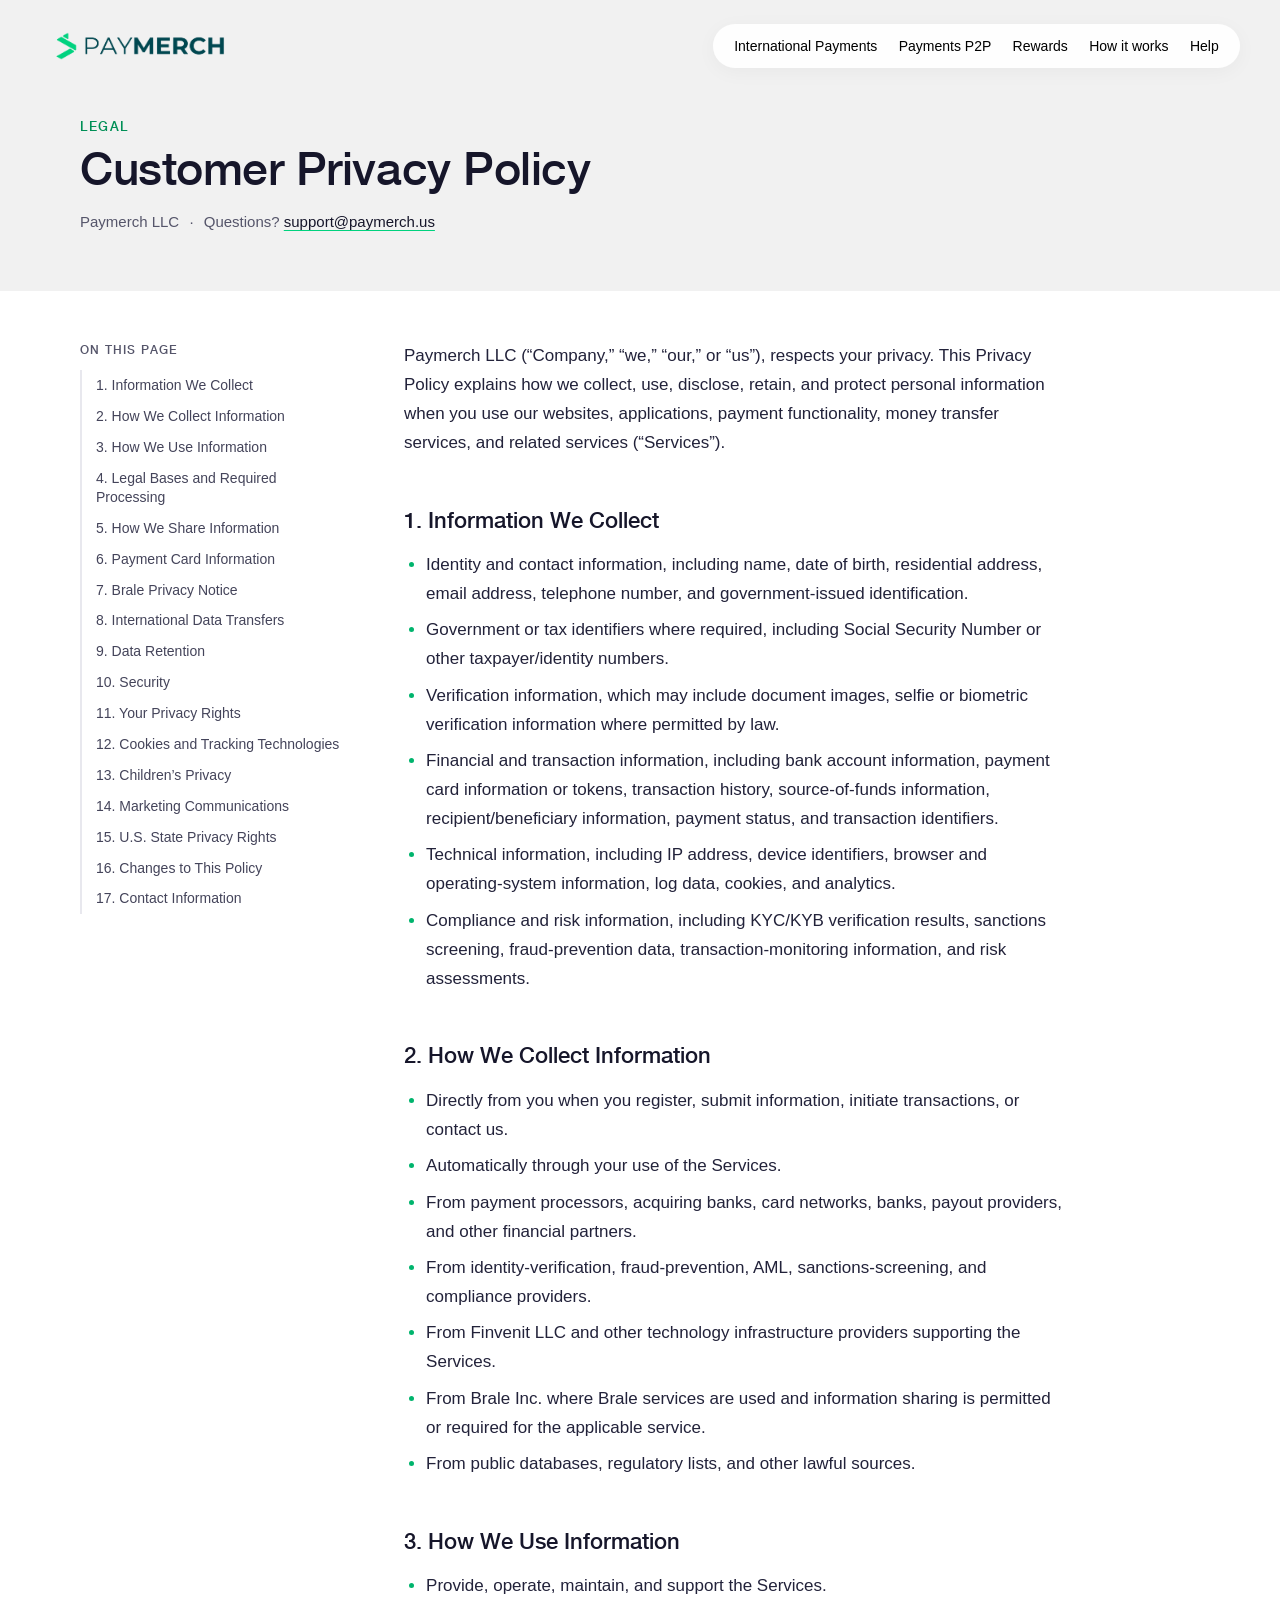
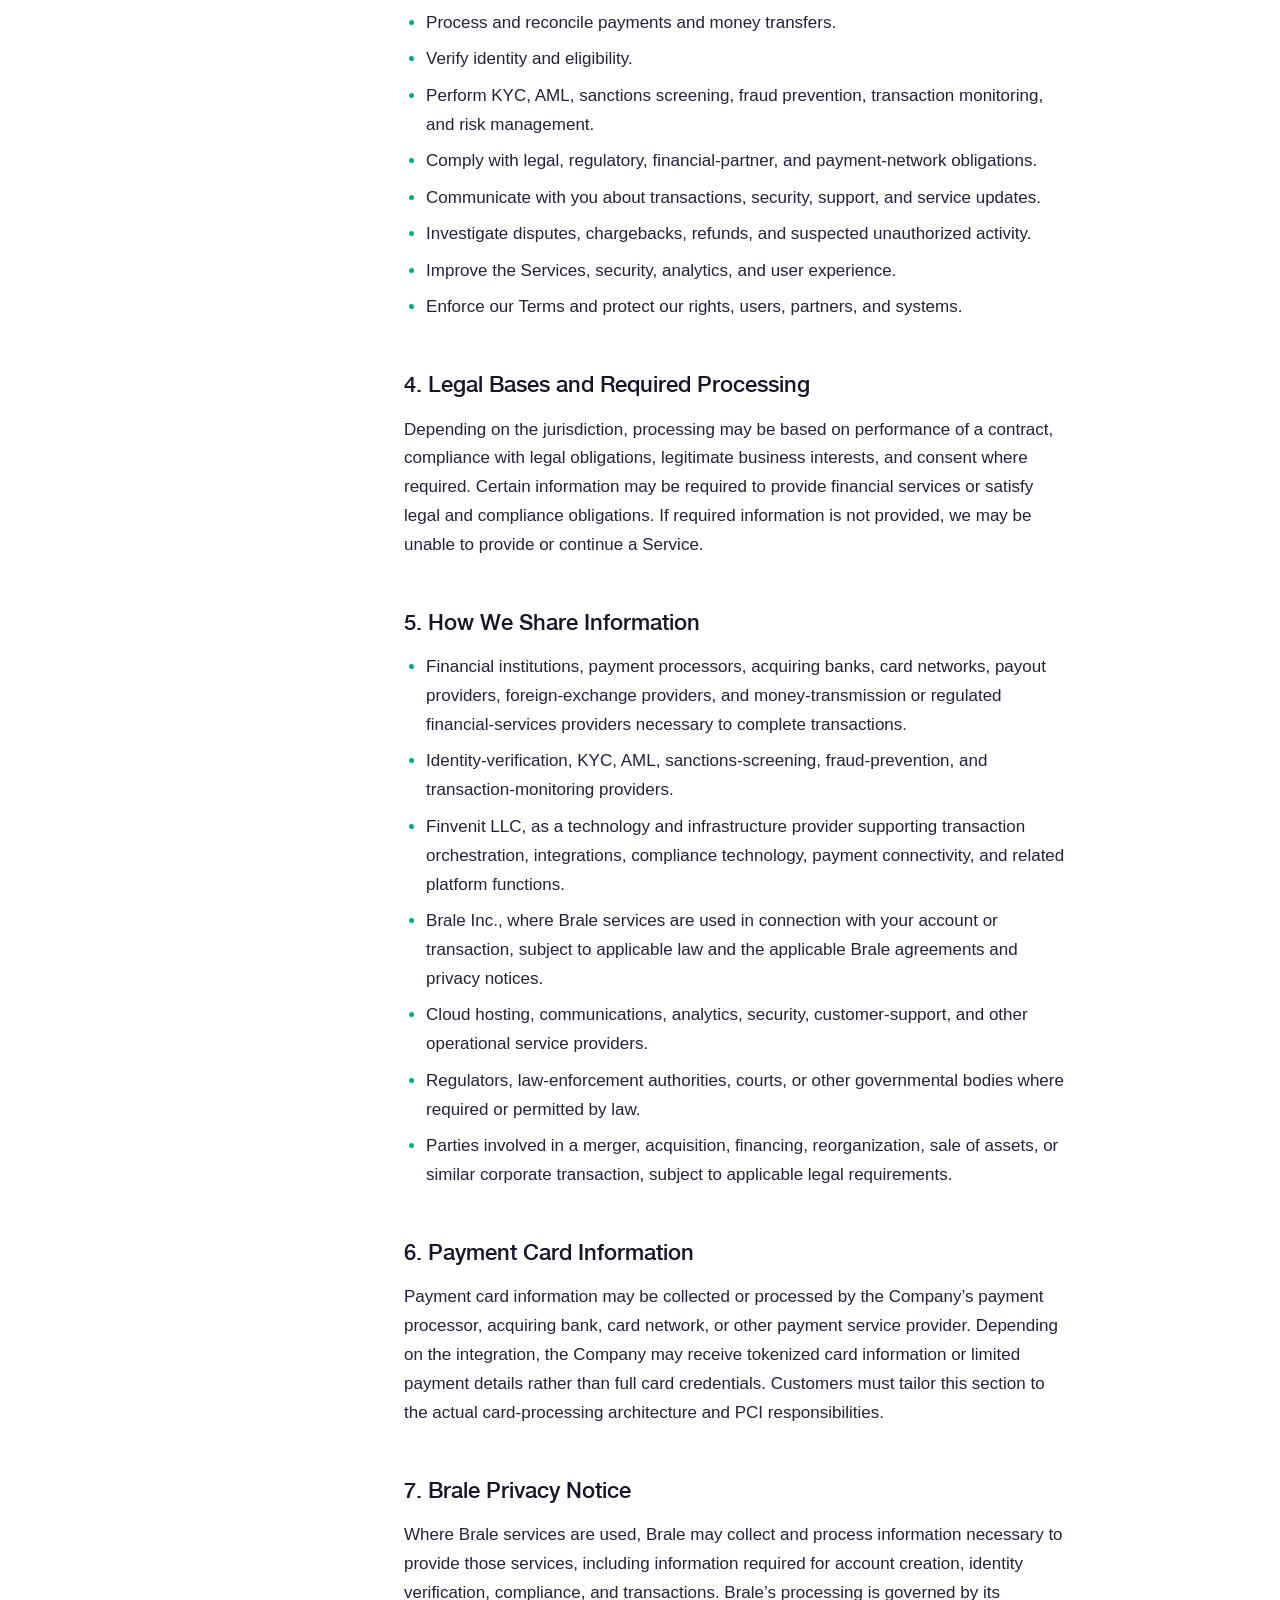
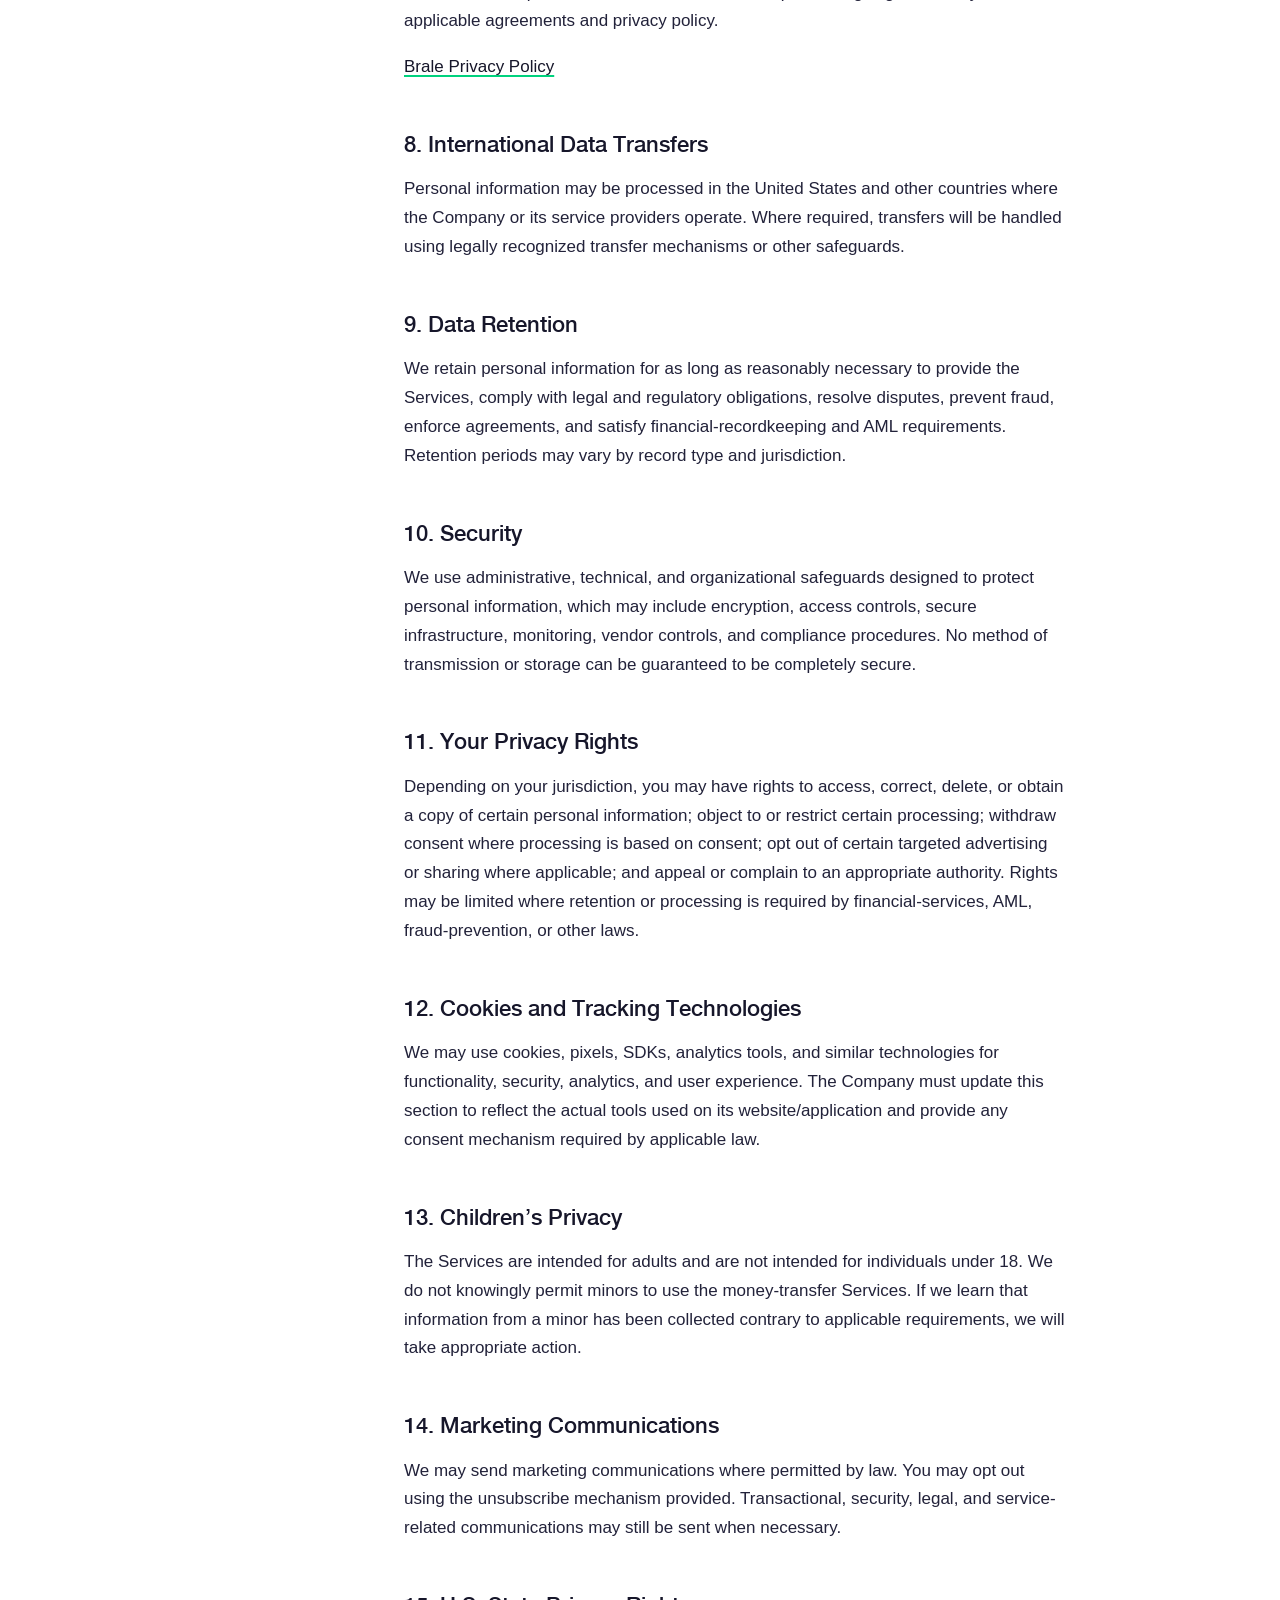
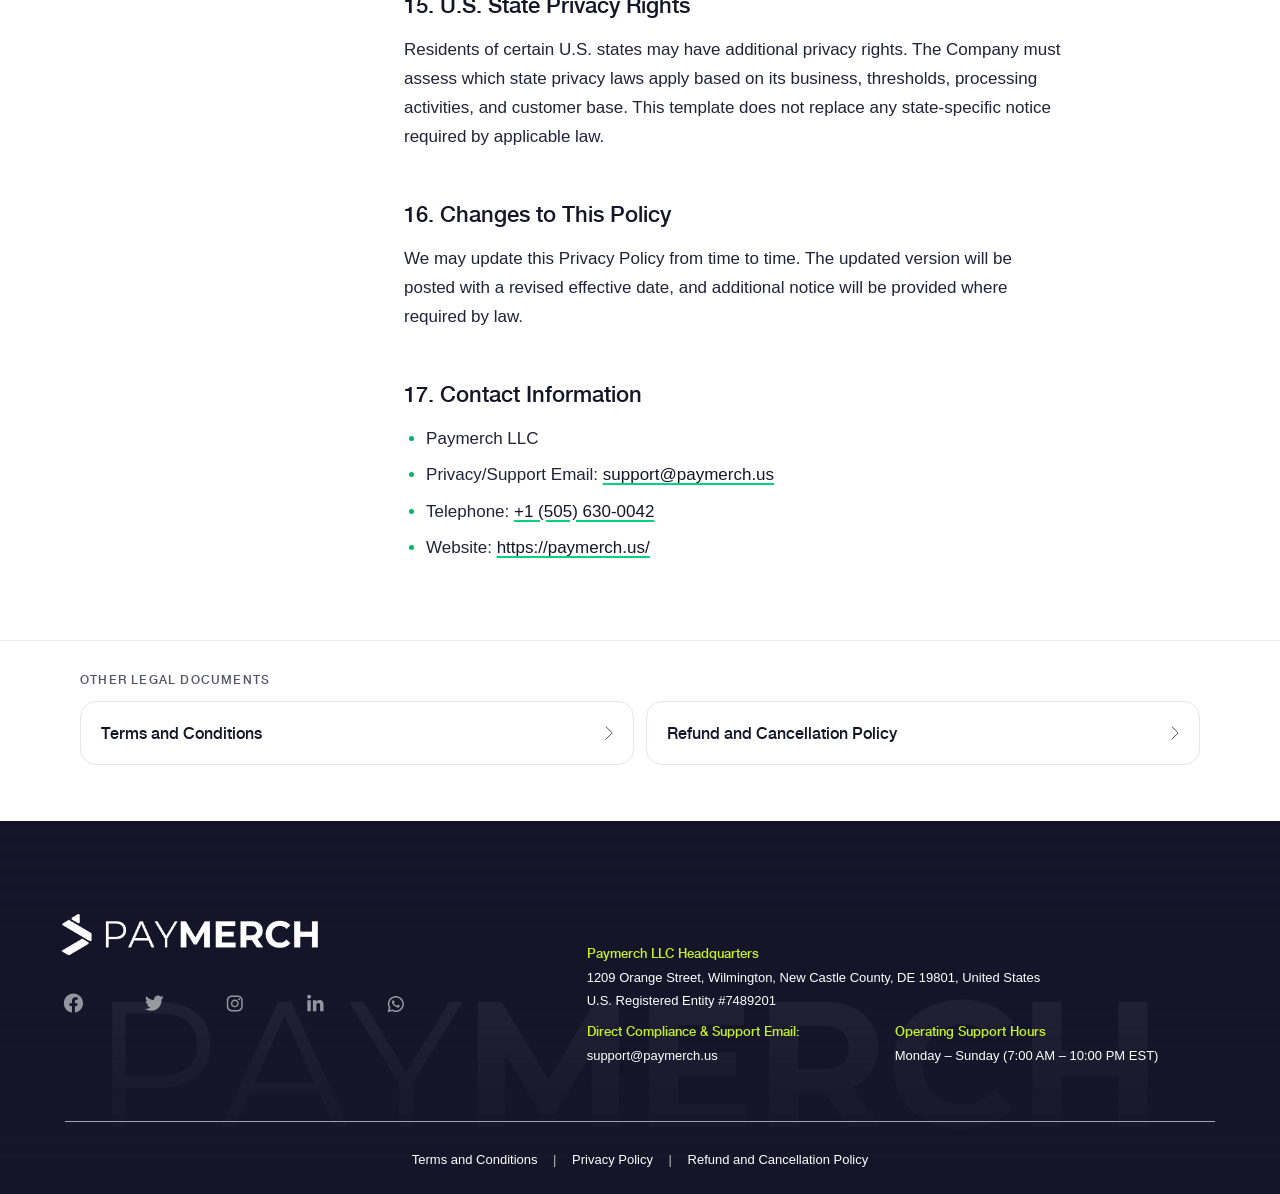
<file: privacy-policy/index.html>
<!doctype html>
<html lang="en-US">
<head>
<meta charset="UTF-8">
<meta name="viewport" content="width=device-width, initial-scale=1">
<meta name="robots" content="noindex, nofollow">
<title>Customer Privacy Policy &#8211; Paymerch</title>
<link rel="icon" href="../assets/img/marca-elemento.svg">
<link rel="preload" as="font" type="font/woff2" crossorigin href="../assets/fonts/helveticaneuemed-webfont.woff2">
<style id="paymerch-fonts">
@font-face{font-family:'Helvetica Neue LT';font-style:normal;font-weight:300;font-display:swap;src:local('Helvetica Neue Light'),local('HelveticaNeue-Light')}
@font-face{font-family:'Helvetica Neue LT';font-style:normal;font-weight:400;font-display:swap;src:local('Helvetica Neue'),local('HelveticaNeue')}
@font-face{font-family:'Helvetica Neue LT';font-style:normal;font-weight:500;font-display:swap;src:url('../assets/fonts/helveticaneuemed-webfont.woff2') format('woff2'),local('Helvetica Neue Medium'),local('HelveticaNeue-Medium')}
@font-face{font-family:'Helvetica Neue LT';font-style:normal;font-weight:700;font-display:swap;src:local('Helvetica Neue Bold'),local('HelveticaNeue-Bold')}
</style>
<link rel="stylesheet" href="../assets/css/main.css">
</head>
<body class="privacy-policy wp-singular page-template page-template-page-templates page-template-legal page-template-page-templateslegal-php page page-id-3 wp-embed-responsive wp-theme-paymerch pm-is-inner">

<a class="skip-link screen-reader-text" href="#main">Skip to content</a>

<div class="pm-site">
	<header class="pm-header" id="top">
		<div class="pm-wrap pm-header__inner">
			<a class="pm-logo" href="../" rel="home">
				<img src="../assets/img/logo-color.png" alt="Paymerch" class="pm-logo__img" loading="eager" decoding="async" width="1707" height="283">			</a>

			<button class="pm-nav-toggle" type="button" aria-expanded="false" aria-controls="pm-nav">
				<span class="screen-reader-text">Menu</span>
				<span class="pm-nav-toggle__bar" aria-hidden="true"></span>
			</button>

			<nav id="pm-nav" class="pm-nav" aria-label="Primary">
				<ul class="pm-nav__list"><li class="menu-item"><a href="../#hero">International Payments</a></li><li class="menu-item"><a href="../#see-exactly">Payments P2P</a></li><li class="menu-item"><a href="../#waitlist">Rewards</a></li><li class="menu-item"><a href="../#steps">How it works</a></li><li class="menu-item"><a href="../#contact">Help</a></li></ul>			</nav>
		</div>
	</header>

	<main id="main" class="pm-main">
	<div class="pm-legal">
		<header class="pm-legal__head">
			<div class="pm-legal__wrap">
				<p class="pm-legal__eyebrow">Legal</p>
				<h1 class="pm-legal__title">Customer Privacy Policy</h1>
				<p class="pm-legal__meta">
					Paymerch LLC					<span aria-hidden="true">·</span>
					Questions?					<a href="mailto:support@paymerch.us">support@paymerch.us</a>
				</p>
			</div>
		</header>

		<div class="pm-legal__wrap pm-legal__grid">
							<details class="pm-legal__toc" open>
					<summary>On this page</summary>
					<ul>
													<li><a href="#section-information-we-collect">1. Information We Collect</a></li>
													<li><a href="#section-how-we-collect-information">2. How We Collect Information</a></li>
													<li><a href="#section-how-we-use-information">3. How We Use Information</a></li>
													<li><a href="#section-legal-bases-and-required-processing">4. Legal Bases and Required Processing</a></li>
													<li><a href="#section-how-we-share-information">5. How We Share Information</a></li>
													<li><a href="#section-payment-card-information">6. Payment Card Information</a></li>
													<li><a href="#section-brale-privacy-notice">7. Brale Privacy Notice</a></li>
													<li><a href="#section-international-data-transfers">8. International Data Transfers</a></li>
													<li><a href="#section-data-retention">9. Data Retention</a></li>
													<li><a href="#section-security">10. Security</a></li>
													<li><a href="#section-your-privacy-rights">11. Your Privacy Rights</a></li>
													<li><a href="#section-cookies-and-tracking-technologies">12. Cookies and Tracking Technologies</a></li>
													<li><a href="#section-childrens-privacy">13. Children’s Privacy</a></li>
													<li><a href="#section-marketing-communications">14. Marketing Communications</a></li>
													<li><a href="#section-u-s-state-privacy-rights">15. U.S. State Privacy Rights</a></li>
													<li><a href="#section-changes-to-this-policy">16. Changes to This Policy</a></li>
													<li><a href="#section-contact-information">17. Contact Information</a></li>
											</ul>
				</details>
			
			<article class="pm-legal__body">
				<p>Paymerch LLC (“Company,” “we,” “our,” or “us”), respects your privacy. This Privacy Policy explains how we collect, use, disclose, retain, and protect personal information when you use our websites, applications, payment functionality, money transfer services, and related services (“Services”).</p>
<h2 id="section-information-we-collect">1. Information We Collect</h2>
<ul>
<li>Identity and contact information, including name, date of birth, residential address, email address, telephone number, and government-issued identification.</li>
<li>Government or tax identifiers where required, including Social Security Number or other taxpayer/identity numbers.</li>
<li>Verification information, which may include document images, selfie or biometric verification information where permitted by law.</li>
<li>Financial and transaction information, including bank account information, payment card information or tokens, transaction history, source-of-funds information, recipient/beneficiary information, payment status, and transaction identifiers.</li>
<li>Technical information, including IP address, device identifiers, browser and operating-system information, log data, cookies, and analytics.</li>
<li>Compliance and risk information, including KYC/KYB verification results, sanctions screening, fraud-prevention data, transaction-monitoring information, and risk assessments.</li>
</ul>
<h2 id="section-how-we-collect-information">2. How We Collect Information</h2>
<ul>
<li>Directly from you when you register, submit information, initiate transactions, or contact us.</li>
<li>Automatically through your use of the Services.</li>
<li>From payment processors, acquiring banks, card networks, banks, payout providers, and other financial partners.</li>
<li>From identity-verification, fraud-prevention, AML, sanctions-screening, and compliance providers.</li>
<li>From Finvenit LLC and other technology infrastructure providers supporting the Services.</li>
<li>From Brale Inc. where Brale services are used and information sharing is permitted or required for the applicable service.</li>
<li>From public databases, regulatory lists, and other lawful sources.</li>
</ul>
<h2 id="section-how-we-use-information">3. How We Use Information</h2>
<ul>
<li>Provide, operate, maintain, and support the Services.</li>
<li>Process and reconcile payments and money transfers.</li>
<li>Verify identity and eligibility.</li>
<li>Perform KYC, AML, sanctions screening, fraud prevention, transaction monitoring, and risk management.</li>
<li>Comply with legal, regulatory, financial-partner, and payment-network obligations.</li>
<li>Communicate with you about transactions, security, support, and service updates.</li>
<li>Investigate disputes, chargebacks, refunds, and suspected unauthorized activity.</li>
<li>Improve the Services, security, analytics, and user experience.</li>
<li>Enforce our Terms and protect our rights, users, partners, and systems.</li>
</ul>
<h2 id="section-legal-bases-and-required-processing">4. Legal Bases and Required Processing</h2>
<p>Depending on the jurisdiction, processing may be based on performance of a contract, compliance with legal obligations, legitimate business interests, and consent where required. Certain information may be required to provide financial services or satisfy legal and compliance obligations. If required information is not provided, we may be unable to provide or continue a Service.</p>
<h2 id="section-how-we-share-information">5. How We Share Information</h2>
<ul>
<li>Financial institutions, payment processors, acquiring banks, card networks, payout providers, foreign-exchange providers, and money-transmission or regulated financial-services providers necessary to complete transactions.</li>
<li>Identity-verification, KYC, AML, sanctions-screening, fraud-prevention, and transaction-monitoring providers.</li>
<li>Finvenit LLC, as a technology and infrastructure provider supporting transaction orchestration, integrations, compliance technology, payment connectivity, and related platform functions.</li>
<li>Brale Inc., where Brale services are used in connection with your account or transaction, subject to applicable law and the applicable Brale agreements and privacy notices.</li>
<li>Cloud hosting, communications, analytics, security, customer-support, and other operational service providers.</li>
<li>Regulators, law-enforcement authorities, courts, or other governmental bodies where required or permitted by law.</li>
<li>Parties involved in a merger, acquisition, financing, reorganization, sale of assets, or similar corporate transaction, subject to applicable legal requirements.</li>
</ul>
<h2 id="section-payment-card-information">6. Payment Card Information</h2>
<p>Payment card information may be collected or processed by the Company’s payment processor, acquiring bank, card network, or other payment service provider. Depending on the integration, the Company may receive tokenized card information or limited payment details rather than full card credentials. Customers must tailor this section to the actual card-processing architecture and PCI responsibilities.</p>
<h2 id="section-brale-privacy-notice">7. Brale Privacy Notice</h2>
<p>Where Brale services are used, Brale may collect and process information necessary to provide those services, including information required for account creation, identity verification, compliance, and transactions. Brale’s processing is governed by its applicable agreements and privacy policy.</p>
<p><a href="https://brale.xyz/legal/privacy" target="_blank" rel="noopener">Brale Privacy Policy</a></p>
<h2 id="section-international-data-transfers">8. International Data Transfers</h2>
<p>Personal information may be processed in the United States and other countries where the Company or its service providers operate. Where required, transfers will be handled using legally recognized transfer mechanisms or other safeguards.</p>
<h2 id="section-data-retention">9. Data Retention</h2>
<p>We retain personal information for as long as reasonably necessary to provide the Services, comply with legal and regulatory obligations, resolve disputes, prevent fraud, enforce agreements, and satisfy financial-recordkeeping and AML requirements. Retention periods may vary by record type and jurisdiction.</p>
<h2 id="section-security">10. Security</h2>
<p>We use administrative, technical, and organizational safeguards designed to protect personal information, which may include encryption, access controls, secure infrastructure, monitoring, vendor controls, and compliance procedures. No method of transmission or storage can be guaranteed to be completely secure.</p>
<h2 id="section-your-privacy-rights">11. Your Privacy Rights</h2>
<p>Depending on your jurisdiction, you may have rights to access, correct, delete, or obtain a copy of certain personal information; object to or restrict certain processing; withdraw consent where processing is based on consent; opt out of certain targeted advertising or sharing where applicable; and appeal or complain to an appropriate authority. Rights may be limited where retention or processing is required by financial-services, AML, fraud-prevention, or other laws.</p>
<h2 id="section-cookies-and-tracking-technologies">12. Cookies and Tracking Technologies</h2>
<p>We may use cookies, pixels, SDKs, analytics tools, and similar technologies for functionality, security, analytics, and user experience. The Company must update this section to reflect the actual tools used on its website/application and provide any consent mechanism required by applicable law.</p>
<h2 id="section-childrens-privacy">13. Children’s Privacy</h2>
<p>The Services are intended for adults and are not intended for individuals under 18. We do not knowingly permit minors to use the money-transfer Services. If we learn that information from a minor has been collected contrary to applicable requirements, we will take appropriate action.</p>
<h2 id="section-marketing-communications">14. Marketing Communications</h2>
<p>We may send marketing communications where permitted by law. You may opt out using the unsubscribe mechanism provided. Transactional, security, legal, and service-related communications may still be sent when necessary.</p>
<h2 id="section-u-s-state-privacy-rights">15. U.S. State Privacy Rights</h2>
<p>Residents of certain U.S. states may have additional privacy rights. The Company must assess which state privacy laws apply based on its business, thresholds, processing activities, and customer base. This template does not replace any state-specific notice required by applicable law.</p>
<h2 id="section-changes-to-this-policy">16. Changes to This Policy</h2>
<p>We may update this Privacy Policy from time to time. The updated version will be posted with a revised effective date, and additional notice will be provided where required by law.</p>
<h2 id="section-contact-information">17. Contact Information</h2>
<ul>
<li>Paymerch LLC</li>
<li>Privacy/Support Email: <a href="mailto:support@paymerch.us">support@paymerch.us</a></li>
<li>Telephone: <a href="tel:+15056300042">+1 (505) 630-0042</a></li>
<li>Website: <a href="https://paymerch.us/" target="_blank" rel="noopener">https://paymerch.us/</a></li>
</ul>
			</article>
		</div>

							<nav class="pm-legal__docs" aria-label="Other legal documents">
				<div class="pm-legal__wrap">
					<p class="pm-legal__docs-title">Other legal documents</p>
					<ul>
													<li>
								<a href="../terms-and-conditions/">
									<span>Terms and Conditions</span>
									<svg class="pm-legal__docs-chev" aria-hidden="true" focusable="false" xmlns="http://www.w3.org/2000/svg" viewBox="656.41 2280.55 10.29 18.37"><path d="M657.41 2297.92L665.7 2289.63L657.62 2281.55" fill="none" stroke="currentColor" stroke-width="1.0" stroke-linecap="round" stroke-linejoin="round"/></svg>								</a>
							</li>
													<li>
								<a href="../refund-and-cancellation-policy/">
									<span>Refund and Cancellation Policy</span>
									<svg class="pm-legal__docs-chev" aria-hidden="true" focusable="false" xmlns="http://www.w3.org/2000/svg" viewBox="656.41 2280.55 10.29 18.37"><path d="M657.41 2297.92L665.7 2289.63L657.62 2281.55" fill="none" stroke="currentColor" stroke-width="1.0" stroke-linecap="round" stroke-linejoin="round"/></svg>								</a>
							</li>
											</ul>
				</div>
			</nav>
			</div>
		</main>

	<footer class="pm-footer" id="footer">
		<div class="pm-wrap pm-footer__wrap">
			<img src="../assets/img/footer.png" alt="" class="pm-footer__watermark" loading="lazy" decoding="async" width="1979" height="523" aria-hidden="true">
			<a class="pm-footer__logo" href="../" rel="home">
				<img src="../assets/img/logo-blanco.png" alt="Paymerch" loading="lazy" decoding="async" width="1707" height="283">			</a>

			<ul class="pm-footer__social">
									<li>
						<a href="#" target="_blank" rel="noopener" aria-label="Facebook">
							<svg class="pm-footer__icon" aria-hidden="true" focusable="false" xmlns="http://www.w3.org/2000/svg" viewBox="95 8495 50 55"><path d="M118.28 8500.77C106.49 8500.77 96.93 8510.33 96.93 8522.12C96.93 8532.77 104.74 8541.6 114.95 8543.2L114.95 8528.29L109.53 8528.29L109.53 8522.12L114.95 8522.12L114.95 8517.41C114.95 8512.06 118.13 8509.11 123.01 8509.11C125.34 8509.11 127.79 8509.52 127.79 8509.52L127.79 8514.78L125.09 8514.78C122.44 8514.78 121.62 8516.42 121.62 8518.11L121.62 8522.12L127.54 8522.12L126.59 8528.29L121.62 8528.29L121.62 8543.2C131.82 8541.6 139.63 8532.77 139.63 8522.12C139.63 8510.33 130.07 8500.77 118.28 8500.77" fill="currentColor"/></svg>						</a>
					</li>
									<li>
						<a href="#" target="_blank" rel="noopener" aria-label="Twitter">
							<svg class="pm-footer__icon" aria-hidden="true" focusable="false" xmlns="http://www.w3.org/2000/svg" viewBox="205 8495 55 55"><path d="M252.69 8509.01C251.38 8509.6 249.93 8509.96 248.52 8510.2C249.19 8510.09 250.18 8508.88 250.57 8508.38C251.17 8507.64 251.67 8506.79 251.95 8505.86C251.99 8505.79 252.01 8505.7 251.94 8505.65C251.85 8505.61 251.79 8505.63 251.72 8505.67C250.15 8506.51 248.52 8507.12 246.79 8507.56C246.64 8507.59 246.54 8507.56 246.44 8507.47C246.3 8507.3 246.17 8507.15 246.01 8507.02C245.28 8506.4 244.5 8505.92 243.62 8505.56C242.46 8505.09 241.2 8504.89 239.95 8504.97C238.74 8505.05 237.55 8505.39 236.47 8505.95C235.4 8506.51 234.43 8507.3 233.67 8508.24C232.88 8509.22 232.29 8510.38 231.99 8511.6C231.7 8512.78 231.73 8513.95 231.9 8515.15C231.93 8515.34 231.91 8515.37 231.73 8515.34C224.95 8514.34 219.33 8511.91 214.77 8506.71C214.57 8506.48 214.46 8506.48 214.3 8506.73C212.3 8509.72 213.27 8514.53 215.77 8516.89C216.1 8517.21 216.44 8517.52 216.81 8517.81C216.68 8517.84 215.02 8517.66 213.54 8516.89C213.34 8516.77 213.24 8516.84 213.22 8517.06C213.2 8517.39 213.23 8517.68 213.28 8518.03C213.66 8521.07 215.76 8523.87 218.64 8524.97C218.98 8525.11 219.36 8525.24 219.72 8525.3C219.07 8525.44 218.39 8525.55 216.51 8525.4C216.28 8525.35 216.19 8525.47 216.28 8525.7C217.69 8529.55 220.74 8530.69 223.03 8531.34C223.33 8531.4 223.64 8531.4 223.94 8531.47C223.92 8531.5 223.91 8531.5 223.89 8531.52C223.13 8532.68 220.51 8533.54 219.28 8533.97C217.06 8534.74 214.64 8535.09 212.29 8534.86C211.91 8534.81 211.83 8534.81 211.73 8534.86C211.63 8534.92 211.72 8535.01 211.84 8535.11C212.31 8535.43 212.8 8535.71 213.29 8535.98C214.79 8536.77 216.34 8537.4 217.97 8537.85C226.38 8540.17 235.84 8538.46 242.15 8532.19C247.11 8527.27 248.85 8520.48 248.85 8513.68C248.85 8513.41 249.16 8513.27 249.35 8513.13C250.64 8512.16 251.68 8511 252.64 8509.7C252.85 8509.41 252.86 8509.15 252.86 8509.05L252.86 8509.01C252.86 8508.9 252.85 8508.94 252.69 8509.01" fill="currentColor"/></svg>						</a>
					</li>
									<li>
						<a href="#" target="_blank" rel="noopener" aria-label="Instagram">
							<svg class="pm-footer__icon" aria-hidden="true" focusable="false" xmlns="http://www.w3.org/2000/svg" viewBox="320 8495 55 55"><path d="M355.66 8511.3C354.51 8511.3 353.58 8512.23 353.58 8513.38C353.58 8514.53 354.51 8515.47 355.66 8515.47C356.81 8515.47 357.74 8514.53 357.74 8513.38C357.74 8512.23 356.81 8511.3 355.66 8511.3" fill="currentColor"/><path d="M346.4 8528.32C343.31 8528.32 340.8 8525.81 340.8 8522.72C340.8 8519.63 343.31 8517.12 346.4 8517.12C349.49 8517.12 352.01 8519.63 352.01 8522.72C352.01 8525.81 349.49 8528.32 346.4 8528.32M346.4 8513.97C341.58 8513.97 337.66 8517.9 337.66 8522.72C337.66 8527.54 341.58 8531.46 346.4 8531.46C351.23 8531.46 355.15 8527.54 355.15 8522.72C355.15 8517.9 351.23 8513.97 346.4 8513.97" fill="currentColor"/><path d="M339.17 8508.3C335.13 8508.3 331.84 8511.59 331.84 8515.63L331.84 8529.81C331.84 8533.85 335.13 8537.13 339.17 8537.13L353.35 8537.13C357.39 8537.13 360.67 8533.85 360.67 8529.81L360.67 8515.63C360.67 8511.59 357.39 8508.3 353.35 8508.3L339.17 8508.3M353.35 8540.47L339.17 8540.47C333.29 8540.47 328.5 8535.69 328.5 8529.81L328.5 8515.63C328.5 8509.75 333.29 8504.96 339.17 8504.96L353.35 8504.96C359.23 8504.96 364.02 8509.75 364.02 8515.63L364.02 8529.81C364.02 8535.69 359.23 8540.47 353.35 8540.47" fill="currentColor"/></svg>						</a>
					</li>
									<li>
						<a href="#" target="_blank" rel="noopener" aria-label="LinkedIn">
							<svg class="pm-footer__icon" aria-hidden="true" focusable="false" xmlns="http://www.w3.org/2000/svg" viewBox="435 8495 55 55"><path d="M446.35 8503.41C448.78 8503.41 450.74 8505.38 450.74 8507.8C450.74 8510.23 448.78 8512.2 446.35 8512.2C443.91 8512.2 441.94 8510.23 441.94 8507.8C441.94 8505.38 443.91 8503.41 446.35 8503.41M442.55 8515.53H450.14V8539.93H442.55Z" fill="currentColor"/><path d="M454.9 8515.53L462.17 8515.53L462.17 8518.87L462.27 8518.87C463.29 8516.95 465.76 8514.93 469.46 8514.93C477.13 8514.93 478.55 8519.98 478.55 8526.55L478.55 8539.93L470.97 8539.93L470.97 8528.07C470.97 8525.24 470.92 8521.6 467.03 8521.6C463.08 8521.6 462.48 8524.68 462.48 8527.86L462.48 8539.93L454.9 8539.93L454.9 8515.53" fill="currentColor"/></svg>						</a>
					</li>
									<li>
						<a href="#" target="_blank" rel="noopener" aria-label="WhatsApp">
							<svg class="pm-footer__icon" aria-hidden="true" focusable="false" xmlns="http://www.w3.org/2000/svg" viewBox="548 8495 57 55"><path d="M566.37 8536.05L566.98 8536.42C569.24 8537.77 571.81 8538.48 574.41 8538.48C582.44 8538.48 588.97 8531.95 588.97 8523.92C588.97 8515.9 582.44 8509.37 574.41 8509.37C566.39 8509.37 559.86 8515.9 559.86 8523.92C559.86 8526.57 560.59 8529.18 561.98 8531.47L562.36 8532.09L560.91 8537.52L566.37 8536.05M556.11 8542.31L558.71 8532.59C557.24 8529.93 556.46 8526.95 556.46 8523.92C556.46 8514.03 564.51 8505.97 574.41 8505.97C584.31 8505.97 592.36 8514.03 592.36 8523.92C592.36 8533.82 584.31 8541.87 574.41 8541.87C571.44 8541.87 568.51 8541.12 565.88 8539.7L556.11 8542.31" fill="currentColor"/><path d="M581.09 8526.42C580.35 8525.98 579.39 8525.48 578.52 8525.84C577.85 8526.11 577.42 8527.16 576.99 8527.69C576.77 8527.96 576.5 8528.01 576.16 8527.87C573.66 8526.87 571.74 8525.2 570.35 8522.89C570.12 8522.54 570.16 8522.25 570.44 8521.92C570.86 8521.43 571.39 8520.87 571.5 8520.21C571.61 8519.54 571.3 8518.77 571.03 8518.18C570.68 8517.42 570.29 8516.35 569.53 8515.92C568.83 8515.53 567.92 8515.75 567.3 8516.25C566.23 8517.12 565.72 8518.49 565.73 8519.84C565.74 8520.22 565.78 8520.6 565.87 8520.97C566.09 8521.87 566.5 8522.7 566.97 8523.49C567.31 8524.08 567.69 8524.66 568.1 8525.22C569.44 8527.04 571.11 8528.62 573.04 8529.81C574.01 8530.4 575.05 8530.92 576.12 8531.27C577.33 8531.67 578.41 8532.08 579.71 8531.84C581.07 8531.58 582.42 8530.73 582.96 8529.42C583.12 8529.03 583.2 8528.6 583.11 8528.18C582.93 8527.33 581.78 8526.83 581.09 8526.42" fill="currentColor" fill-rule="evenodd"/></svg>						</a>
					</li>
							</ul>

			<div class="pm-footer__info">
				<div class="pm-footer__block pm-footer__block--wide">
					<h4>Paymerch LLC Headquarters</h4>
					<p>1209 Orange Street, Wilmington, New Castle County, DE 19801, United States</p>
					<p>U.S. Registered Entity #7489201</p>
				</div>
				<div class="pm-footer__block">
					<h4>Direct Compliance &amp; Support Email:</h4>
					<p><a href="mailto:support@paymerch.us">support@paymerch.us</a></p>
				</div>
				<div class="pm-footer__block">
					<h4>Operating Support Hours</h4>
					<p>Monday – Sunday (7:00 AM – 10:00 PM EST)</p>
				</div>
			</div>

			<hr class="pm-footer__rule">

			<nav class="pm-footer__legal" aria-label="Legal">
				<ul class="pm-footer__legal-list"><li><a href="../terms-and-conditions/">Terms and Conditions</a></li><li><a href="../privacy-policy/">Privacy Policy</a></li><li><a href="../refund-and-cancellation-policy/">Refund and Cancellation Policy</a></li></ul>			</nav>
		</div>
	</footer>
</div><!-- .pm-site -->




<script src="../assets/js/main.js" defer></script>

</body>
</html>
</file>
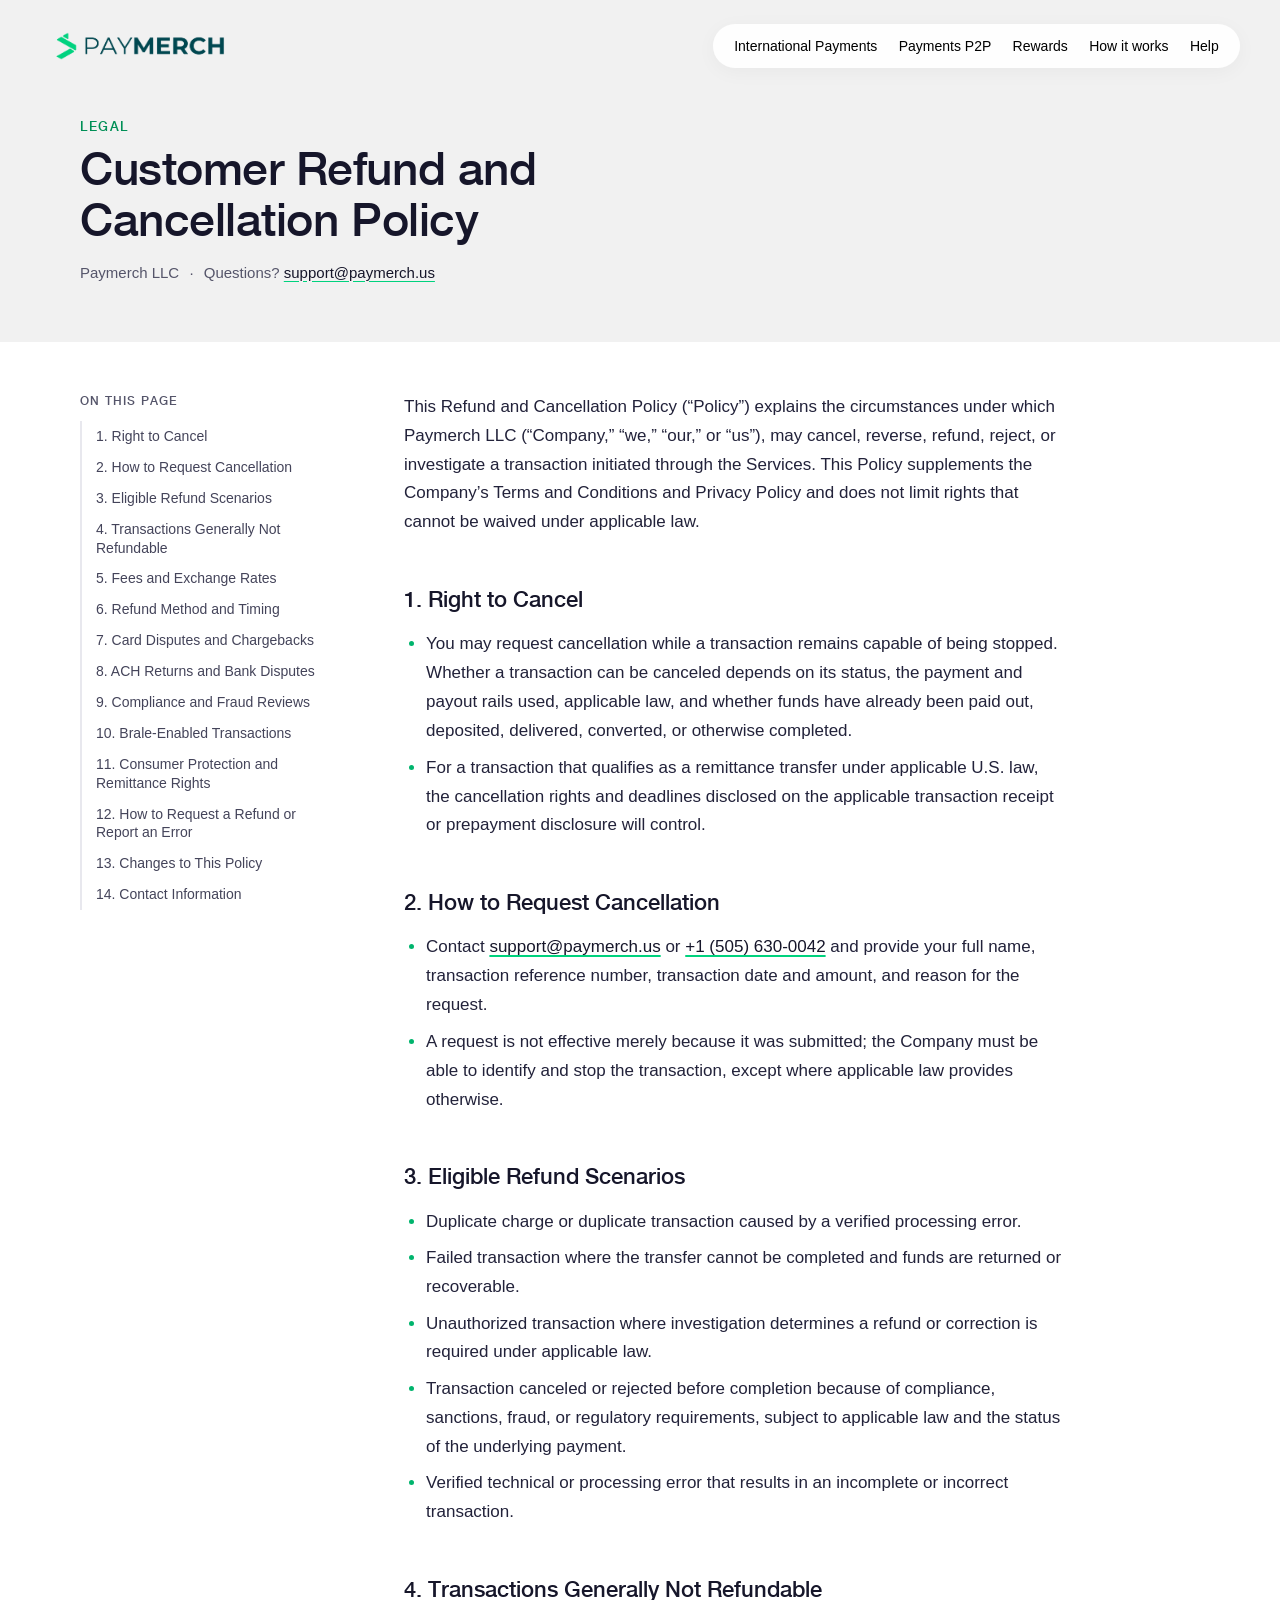
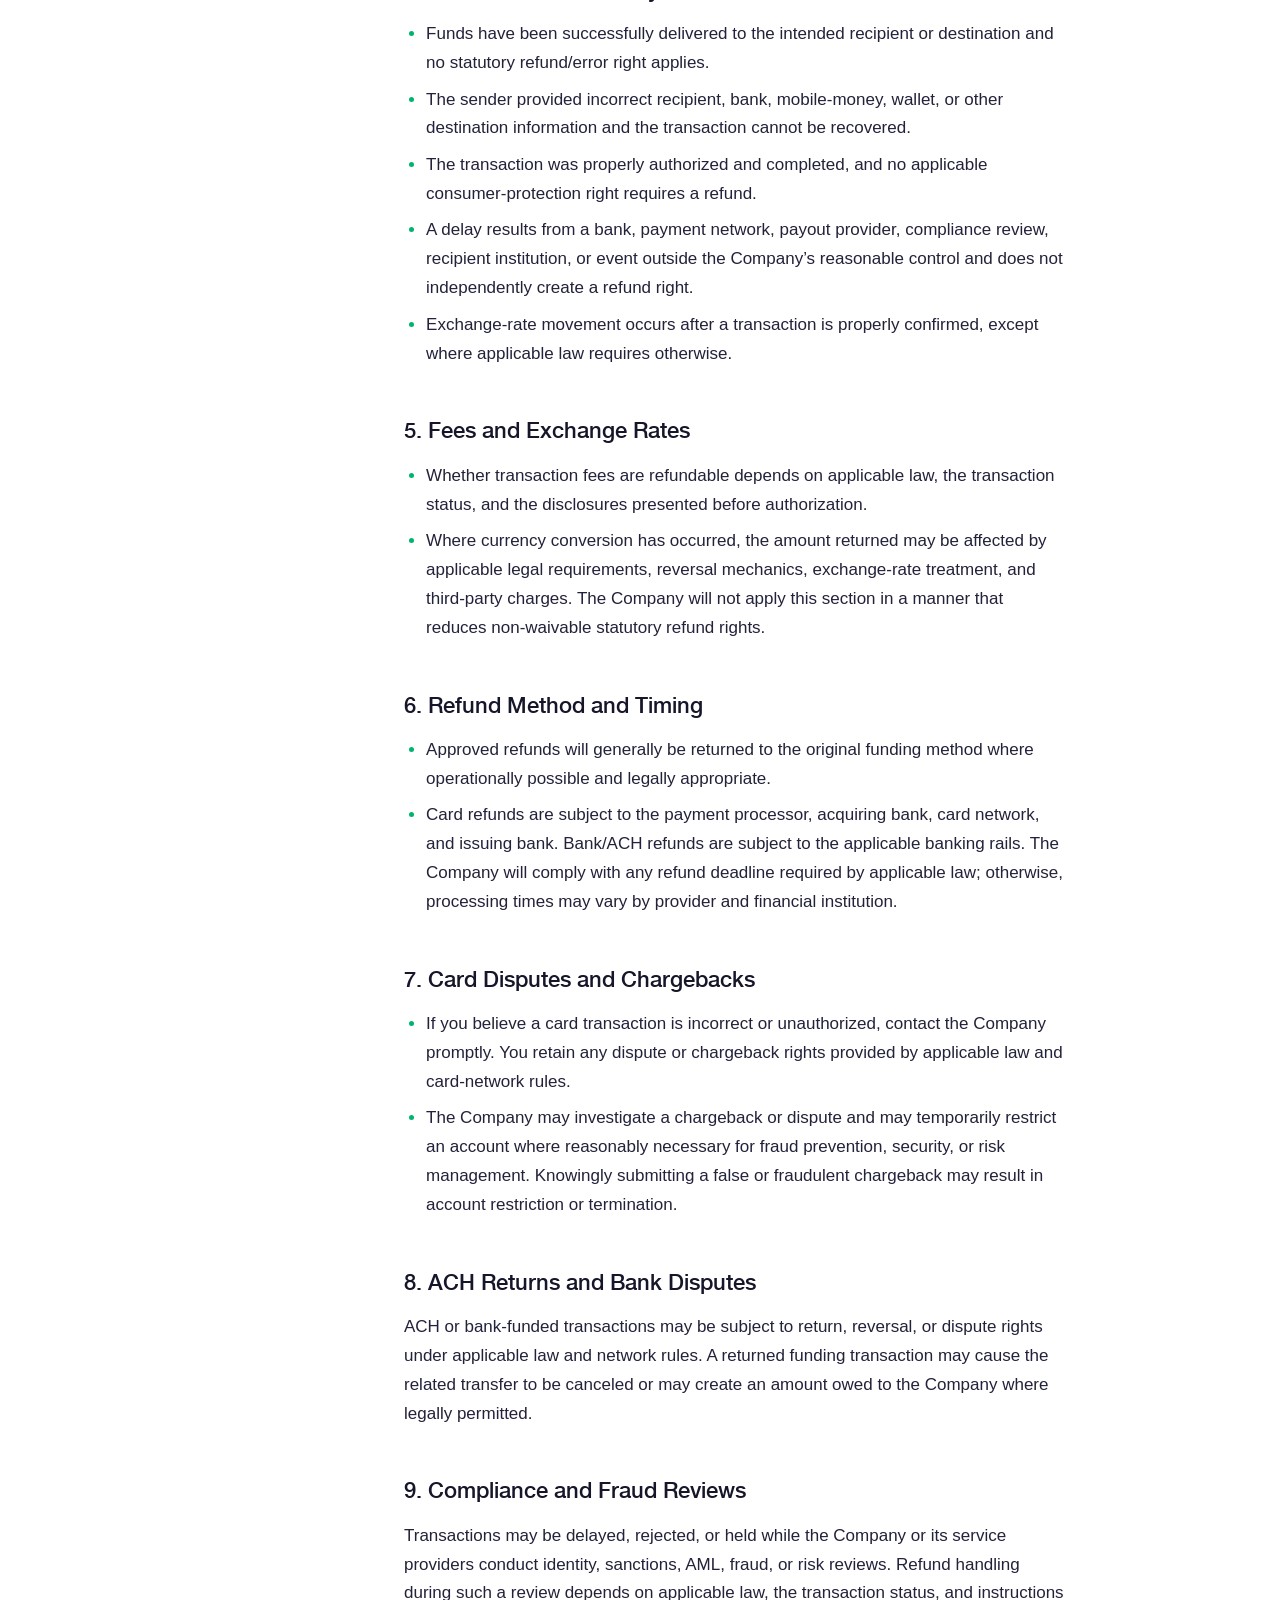
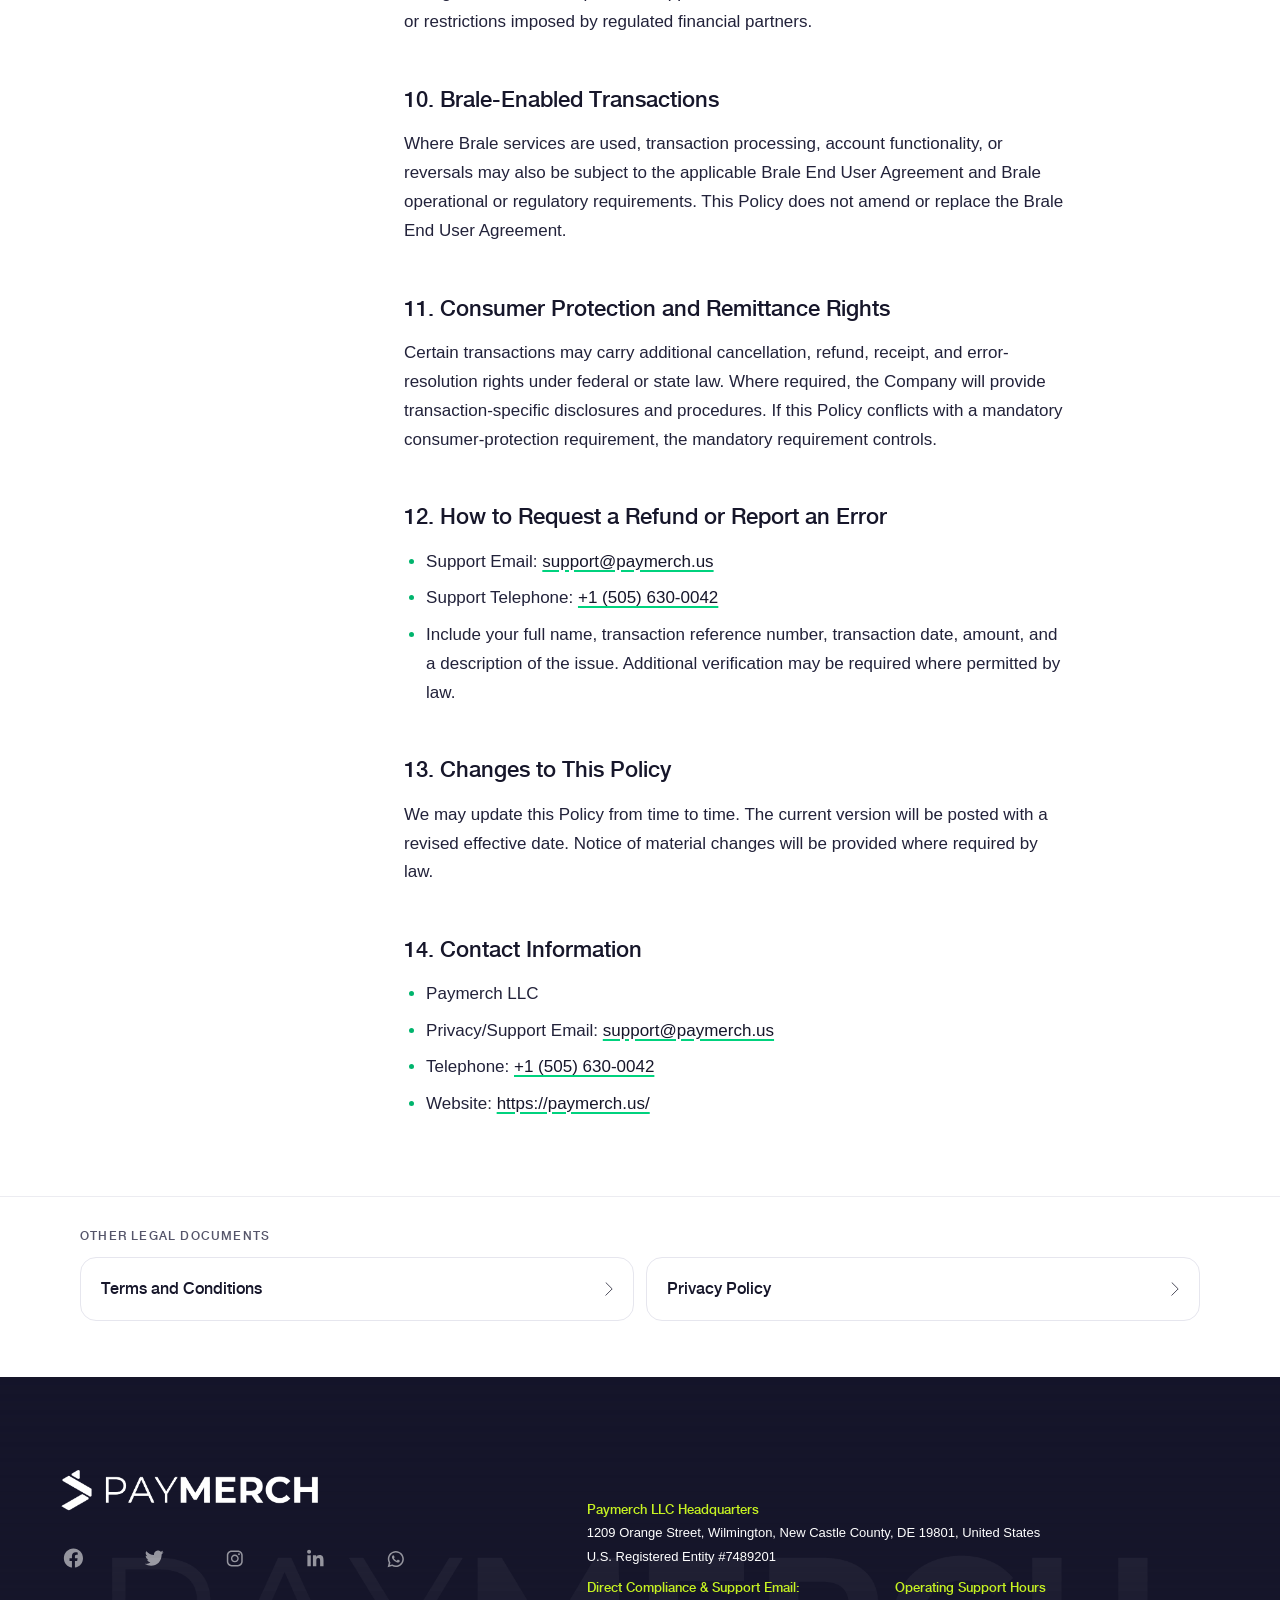
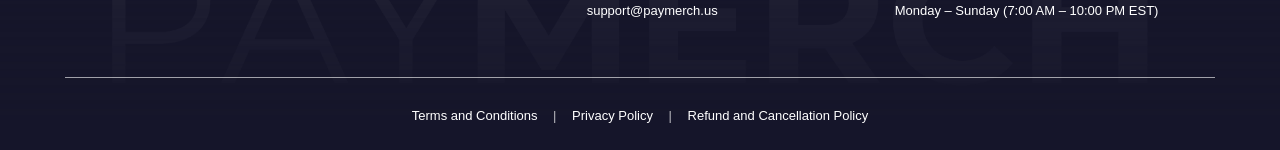
<file: refund-and-cancellation-policy/index.html>
<!doctype html>
<html lang="en-US">
<head>
<meta charset="UTF-8">
<meta name="viewport" content="width=device-width, initial-scale=1">
<meta name="robots" content="noindex, nofollow">
<title>Customer Refund and Cancellation Policy &#8211; Paymerch</title>
<link rel="icon" href="../assets/img/marca-elemento.svg">
<link rel="preload" as="font" type="font/woff2" crossorigin href="../assets/fonts/helveticaneuemed-webfont.woff2">
<style id="paymerch-fonts">
@font-face{font-family:'Helvetica Neue LT';font-style:normal;font-weight:300;font-display:swap;src:local('Helvetica Neue Light'),local('HelveticaNeue-Light')}
@font-face{font-family:'Helvetica Neue LT';font-style:normal;font-weight:400;font-display:swap;src:local('Helvetica Neue'),local('HelveticaNeue')}
@font-face{font-family:'Helvetica Neue LT';font-style:normal;font-weight:500;font-display:swap;src:url('../assets/fonts/helveticaneuemed-webfont.woff2') format('woff2'),local('Helvetica Neue Medium'),local('HelveticaNeue-Medium')}
@font-face{font-family:'Helvetica Neue LT';font-style:normal;font-weight:700;font-display:swap;src:local('Helvetica Neue Bold'),local('HelveticaNeue-Bold')}
</style>
<link rel="stylesheet" href="../assets/css/main.css">
</head>
<body class="wp-singular page-template page-template-page-templates page-template-legal page-template-page-templateslegal-php page page-id-11 wp-embed-responsive wp-theme-paymerch pm-is-inner">

<a class="skip-link screen-reader-text" href="#main">Skip to content</a>

<div class="pm-site">
	<header class="pm-header" id="top">
		<div class="pm-wrap pm-header__inner">
			<a class="pm-logo" href="../" rel="home">
				<img src="../assets/img/logo-color.png" alt="Paymerch" class="pm-logo__img" loading="eager" decoding="async" width="1707" height="283">			</a>

			<button class="pm-nav-toggle" type="button" aria-expanded="false" aria-controls="pm-nav">
				<span class="screen-reader-text">Menu</span>
				<span class="pm-nav-toggle__bar" aria-hidden="true"></span>
			</button>

			<nav id="pm-nav" class="pm-nav" aria-label="Primary">
				<ul class="pm-nav__list"><li class="menu-item"><a href="../#hero">International Payments</a></li><li class="menu-item"><a href="../#see-exactly">Payments P2P</a></li><li class="menu-item"><a href="../#waitlist">Rewards</a></li><li class="menu-item"><a href="../#steps">How it works</a></li><li class="menu-item"><a href="../#contact">Help</a></li></ul>			</nav>
		</div>
	</header>

	<main id="main" class="pm-main">
	<div class="pm-legal">
		<header class="pm-legal__head">
			<div class="pm-legal__wrap">
				<p class="pm-legal__eyebrow">Legal</p>
				<h1 class="pm-legal__title">Customer Refund and Cancellation Policy</h1>
				<p class="pm-legal__meta">
					Paymerch LLC					<span aria-hidden="true">·</span>
					Questions?					<a href="mailto:support@paymerch.us">support@paymerch.us</a>
				</p>
			</div>
		</header>

		<div class="pm-legal__wrap pm-legal__grid">
							<details class="pm-legal__toc" open>
					<summary>On this page</summary>
					<ul>
													<li><a href="#section-right-to-cancel">1. Right to Cancel</a></li>
													<li><a href="#section-how-to-request-cancellation">2. How to Request Cancellation</a></li>
													<li><a href="#section-eligible-refund-scenarios">3. Eligible Refund Scenarios</a></li>
													<li><a href="#section-transactions-generally-not-refundable">4. Transactions Generally Not Refundable</a></li>
													<li><a href="#section-fees-and-exchange-rates">5. Fees and Exchange Rates</a></li>
													<li><a href="#section-refund-method-and-timing">6. Refund Method and Timing</a></li>
													<li><a href="#section-card-disputes-and-chargebacks">7. Card Disputes and Chargebacks</a></li>
													<li><a href="#section-ach-returns-and-bank-disputes">8. ACH Returns and Bank Disputes</a></li>
													<li><a href="#section-compliance-and-fraud-reviews">9. Compliance and Fraud Reviews</a></li>
													<li><a href="#section-brale-enabled-transactions">10. Brale-Enabled Transactions</a></li>
													<li><a href="#section-consumer-protection-and-remittance-rights">11. Consumer Protection and Remittance Rights</a></li>
													<li><a href="#section-how-to-request-a-refund-or-report-an-error">12. How to Request a Refund or Report an Error</a></li>
													<li><a href="#section-changes-to-this-policy">13. Changes to This Policy</a></li>
													<li><a href="#section-contact-information">14. Contact Information</a></li>
											</ul>
				</details>
			
			<article class="pm-legal__body">
				<p>This Refund and Cancellation Policy (“Policy”) explains the circumstances under which Paymerch LLC (“Company,” “we,” “our,” or “us”), may cancel, reverse, refund, reject, or investigate a transaction initiated through the Services. This Policy supplements the Company’s Terms and Conditions and Privacy Policy and does not limit rights that cannot be waived under applicable law.</p>
<h2 id="section-right-to-cancel">1. Right to Cancel</h2>
<ul>
<li>You may request cancellation while a transaction remains capable of being stopped. Whether a transaction can be canceled depends on its status, the payment and payout rails used, applicable law, and whether funds have already been paid out, deposited, delivered, converted, or otherwise completed.</li>
<li>For a transaction that qualifies as a remittance transfer under applicable U.S. law, the cancellation rights and deadlines disclosed on the applicable transaction receipt or prepayment disclosure will control.</li>
</ul>
<h2 id="section-how-to-request-cancellation">2. How to Request Cancellation</h2>
<ul>
<li>Contact <a href="mailto:support@paymerch.us" target="_blank" rel="noopener">support@paymerch.us</a> or <a href="tel:+15056300042">+1 (505) 630-0042</a> and provide your full name, transaction reference number, transaction date and amount, and reason for the request.</li>
<li>A request is not effective merely because it was submitted; the Company must be able to identify and stop the transaction, except where applicable law provides otherwise.</li>
</ul>
<h2 id="section-eligible-refund-scenarios">3. Eligible Refund Scenarios</h2>
<ul>
<li>Duplicate charge or duplicate transaction caused by a verified processing error.</li>
<li>Failed transaction where the transfer cannot be completed and funds are returned or recoverable.</li>
<li>Unauthorized transaction where investigation determines a refund or correction is required under applicable law.</li>
<li>Transaction canceled or rejected before completion because of compliance, sanctions, fraud, or regulatory requirements, subject to applicable law and the status of the underlying payment.</li>
<li>Verified technical or processing error that results in an incomplete or incorrect transaction.</li>
</ul>
<h2 id="section-transactions-generally-not-refundable">4. Transactions Generally Not Refundable</h2>
<ul>
<li>Funds have been successfully delivered to the intended recipient or destination and no statutory refund/error right applies.</li>
<li>The sender provided incorrect recipient, bank, mobile-money, wallet, or other destination information and the transaction cannot be recovered.</li>
<li>The transaction was properly authorized and completed, and no applicable consumer-protection right requires a refund.</li>
<li>A delay results from a bank, payment network, payout provider, compliance review, recipient institution, or event outside the Company’s reasonable control and does not independently create a refund right.</li>
<li>Exchange-rate movement occurs after a transaction is properly confirmed, except where applicable law requires otherwise.</li>
</ul>
<h2 id="section-fees-and-exchange-rates">5. Fees and Exchange Rates</h2>
<ul>
<li>Whether transaction fees are refundable depends on applicable law, the transaction status, and the disclosures presented before authorization.</li>
<li>Where currency conversion has occurred, the amount returned may be affected by applicable legal requirements, reversal mechanics, exchange-rate treatment, and third-party charges. The Company will not apply this section in a manner that reduces non-waivable statutory refund rights.</li>
</ul>
<h2 id="section-refund-method-and-timing">6. Refund Method and Timing</h2>
<ul>
<li>Approved refunds will generally be returned to the original funding method where operationally possible and legally appropriate.</li>
<li>Card refunds are subject to the payment processor, acquiring bank, card network, and issuing bank. Bank/ACH refunds are subject to the applicable banking rails. The Company will comply with any refund deadline required by applicable law; otherwise, processing times may vary by provider and financial institution.</li>
</ul>
<h2 id="section-card-disputes-and-chargebacks">7. Card Disputes and Chargebacks</h2>
<ul>
<li>If you believe a card transaction is incorrect or unauthorized, contact the Company promptly. You retain any dispute or chargeback rights provided by applicable law and card-network rules.</li>
<li>The Company may investigate a chargeback or dispute and may temporarily restrict an account where reasonably necessary for fraud prevention, security, or risk management. Knowingly submitting a false or fraudulent chargeback may result in account restriction or termination.</li>
</ul>
<h2 id="section-ach-returns-and-bank-disputes">8. ACH Returns and Bank Disputes</h2>
<p>ACH or bank-funded transactions may be subject to return, reversal, or dispute rights under applicable law and network rules. A returned funding transaction may cause the related transfer to be canceled or may create an amount owed to the Company where legally permitted.</p>
<h2 id="section-compliance-and-fraud-reviews">9. Compliance and Fraud Reviews</h2>
<p>Transactions may be delayed, rejected, or held while the Company or its service providers conduct identity, sanctions, AML, fraud, or risk reviews. Refund handling during such a review depends on applicable law, the transaction status, and instructions or restrictions imposed by regulated financial partners.</p>
<h2 id="section-brale-enabled-transactions">10. Brale-Enabled Transactions</h2>
<p>Where Brale services are used, transaction processing, account functionality, or reversals may also be subject to the applicable Brale End User Agreement and Brale operational or regulatory requirements. This Policy does not amend or replace the Brale End User Agreement.</p>
<h2 id="section-consumer-protection-and-remittance-rights">11. Consumer Protection and Remittance Rights</h2>
<p>Certain transactions may carry additional cancellation, refund, receipt, and error-resolution rights under federal or state law. Where required, the Company will provide transaction-specific disclosures and procedures. If this Policy conflicts with a mandatory consumer-protection requirement, the mandatory requirement controls.</p>
<h2 id="section-how-to-request-a-refund-or-report-an-error">12. How to Request a Refund or Report an Error</h2>
<ul>
<li>Support Email: <a href="mailto:support@paymerch.us">support@paymerch.us</a></li>
<li>Support Telephone: <a href="tel:+15056300042">+1 (505) 630-0042</a></li>
<li>Include your full name, transaction reference number, transaction date, amount, and a description of the issue. Additional verification may be required where permitted by law.</li>
</ul>
<h2 id="section-changes-to-this-policy">13. Changes to This Policy</h2>
<p>We may update this Policy from time to time. The current version will be posted with a revised effective date. Notice of material changes will be provided where required by law.</p>
<h2 id="section-contact-information">14. Contact Information</h2>
<ul>
<li>Paymerch LLC</li>
<li>Privacy/Support Email: <a href="mailto:support@paymerch.us">support@paymerch.us</a></li>
<li>Telephone: <a href="tel:+15056300042">+1 (505) 630-0042</a></li>
<li>Website: <a href="https://paymerch.us/" target="_blank" rel="noopener">https://paymerch.us/</a></li>
</ul>
			</article>
		</div>

							<nav class="pm-legal__docs" aria-label="Other legal documents">
				<div class="pm-legal__wrap">
					<p class="pm-legal__docs-title">Other legal documents</p>
					<ul>
													<li>
								<a href="../terms-and-conditions/">
									<span>Terms and Conditions</span>
									<svg class="pm-legal__docs-chev" aria-hidden="true" focusable="false" xmlns="http://www.w3.org/2000/svg" viewBox="656.41 2280.55 10.29 18.37"><path d="M657.41 2297.92L665.7 2289.63L657.62 2281.55" fill="none" stroke="currentColor" stroke-width="1.0" stroke-linecap="round" stroke-linejoin="round"/></svg>								</a>
							</li>
													<li>
								<a href="../privacy-policy/">
									<span>Privacy Policy</span>
									<svg class="pm-legal__docs-chev" aria-hidden="true" focusable="false" xmlns="http://www.w3.org/2000/svg" viewBox="656.41 2280.55 10.29 18.37"><path d="M657.41 2297.92L665.7 2289.63L657.62 2281.55" fill="none" stroke="currentColor" stroke-width="1.0" stroke-linecap="round" stroke-linejoin="round"/></svg>								</a>
							</li>
											</ul>
				</div>
			</nav>
			</div>
		</main>

	<footer class="pm-footer" id="footer">
		<div class="pm-wrap pm-footer__wrap">
			<img src="../assets/img/footer.png" alt="" class="pm-footer__watermark" loading="lazy" decoding="async" width="1979" height="523" aria-hidden="true">
			<a class="pm-footer__logo" href="../" rel="home">
				<img src="../assets/img/logo-blanco.png" alt="Paymerch" loading="lazy" decoding="async" width="1707" height="283">			</a>

			<ul class="pm-footer__social">
									<li>
						<a href="#" target="_blank" rel="noopener" aria-label="Facebook">
							<svg class="pm-footer__icon" aria-hidden="true" focusable="false" xmlns="http://www.w3.org/2000/svg" viewBox="95 8495 50 55"><path d="M118.28 8500.77C106.49 8500.77 96.93 8510.33 96.93 8522.12C96.93 8532.77 104.74 8541.6 114.95 8543.2L114.95 8528.29L109.53 8528.29L109.53 8522.12L114.95 8522.12L114.95 8517.41C114.95 8512.06 118.13 8509.11 123.01 8509.11C125.34 8509.11 127.79 8509.52 127.79 8509.52L127.79 8514.78L125.09 8514.78C122.44 8514.78 121.62 8516.42 121.62 8518.11L121.62 8522.12L127.54 8522.12L126.59 8528.29L121.62 8528.29L121.62 8543.2C131.82 8541.6 139.63 8532.77 139.63 8522.12C139.63 8510.33 130.07 8500.77 118.28 8500.77" fill="currentColor"/></svg>						</a>
					</li>
									<li>
						<a href="#" target="_blank" rel="noopener" aria-label="Twitter">
							<svg class="pm-footer__icon" aria-hidden="true" focusable="false" xmlns="http://www.w3.org/2000/svg" viewBox="205 8495 55 55"><path d="M252.69 8509.01C251.38 8509.6 249.93 8509.96 248.52 8510.2C249.19 8510.09 250.18 8508.88 250.57 8508.38C251.17 8507.64 251.67 8506.79 251.95 8505.86C251.99 8505.79 252.01 8505.7 251.94 8505.65C251.85 8505.61 251.79 8505.63 251.72 8505.67C250.15 8506.51 248.52 8507.12 246.79 8507.56C246.64 8507.59 246.54 8507.56 246.44 8507.47C246.3 8507.3 246.17 8507.15 246.01 8507.02C245.28 8506.4 244.5 8505.92 243.62 8505.56C242.46 8505.09 241.2 8504.89 239.95 8504.97C238.74 8505.05 237.55 8505.39 236.47 8505.95C235.4 8506.51 234.43 8507.3 233.67 8508.24C232.88 8509.22 232.29 8510.38 231.99 8511.6C231.7 8512.78 231.73 8513.95 231.9 8515.15C231.93 8515.34 231.91 8515.37 231.73 8515.34C224.95 8514.34 219.33 8511.91 214.77 8506.71C214.57 8506.48 214.46 8506.48 214.3 8506.73C212.3 8509.72 213.27 8514.53 215.77 8516.89C216.1 8517.21 216.44 8517.52 216.81 8517.81C216.68 8517.84 215.02 8517.66 213.54 8516.89C213.34 8516.77 213.24 8516.84 213.22 8517.06C213.2 8517.39 213.23 8517.68 213.28 8518.03C213.66 8521.07 215.76 8523.87 218.64 8524.97C218.98 8525.11 219.36 8525.24 219.72 8525.3C219.07 8525.44 218.39 8525.55 216.51 8525.4C216.28 8525.35 216.19 8525.47 216.28 8525.7C217.69 8529.55 220.74 8530.69 223.03 8531.34C223.33 8531.4 223.64 8531.4 223.94 8531.47C223.92 8531.5 223.91 8531.5 223.89 8531.52C223.13 8532.68 220.51 8533.54 219.28 8533.97C217.06 8534.74 214.64 8535.09 212.29 8534.86C211.91 8534.81 211.83 8534.81 211.73 8534.86C211.63 8534.92 211.72 8535.01 211.84 8535.11C212.31 8535.43 212.8 8535.71 213.29 8535.98C214.79 8536.77 216.34 8537.4 217.97 8537.85C226.38 8540.17 235.84 8538.46 242.15 8532.19C247.11 8527.27 248.85 8520.48 248.85 8513.68C248.85 8513.41 249.16 8513.27 249.35 8513.13C250.64 8512.16 251.68 8511 252.64 8509.7C252.85 8509.41 252.86 8509.15 252.86 8509.05L252.86 8509.01C252.86 8508.9 252.85 8508.94 252.69 8509.01" fill="currentColor"/></svg>						</a>
					</li>
									<li>
						<a href="#" target="_blank" rel="noopener" aria-label="Instagram">
							<svg class="pm-footer__icon" aria-hidden="true" focusable="false" xmlns="http://www.w3.org/2000/svg" viewBox="320 8495 55 55"><path d="M355.66 8511.3C354.51 8511.3 353.58 8512.23 353.58 8513.38C353.58 8514.53 354.51 8515.47 355.66 8515.47C356.81 8515.47 357.74 8514.53 357.74 8513.38C357.74 8512.23 356.81 8511.3 355.66 8511.3" fill="currentColor"/><path d="M346.4 8528.32C343.31 8528.32 340.8 8525.81 340.8 8522.72C340.8 8519.63 343.31 8517.12 346.4 8517.12C349.49 8517.12 352.01 8519.63 352.01 8522.72C352.01 8525.81 349.49 8528.32 346.4 8528.32M346.4 8513.97C341.58 8513.97 337.66 8517.9 337.66 8522.72C337.66 8527.54 341.58 8531.46 346.4 8531.46C351.23 8531.46 355.15 8527.54 355.15 8522.72C355.15 8517.9 351.23 8513.97 346.4 8513.97" fill="currentColor"/><path d="M339.17 8508.3C335.13 8508.3 331.84 8511.59 331.84 8515.63L331.84 8529.81C331.84 8533.85 335.13 8537.13 339.17 8537.13L353.35 8537.13C357.39 8537.13 360.67 8533.85 360.67 8529.81L360.67 8515.63C360.67 8511.59 357.39 8508.3 353.35 8508.3L339.17 8508.3M353.35 8540.47L339.17 8540.47C333.29 8540.47 328.5 8535.69 328.5 8529.81L328.5 8515.63C328.5 8509.75 333.29 8504.96 339.17 8504.96L353.35 8504.96C359.23 8504.96 364.02 8509.75 364.02 8515.63L364.02 8529.81C364.02 8535.69 359.23 8540.47 353.35 8540.47" fill="currentColor"/></svg>						</a>
					</li>
									<li>
						<a href="#" target="_blank" rel="noopener" aria-label="LinkedIn">
							<svg class="pm-footer__icon" aria-hidden="true" focusable="false" xmlns="http://www.w3.org/2000/svg" viewBox="435 8495 55 55"><path d="M446.35 8503.41C448.78 8503.41 450.74 8505.38 450.74 8507.8C450.74 8510.23 448.78 8512.2 446.35 8512.2C443.91 8512.2 441.94 8510.23 441.94 8507.8C441.94 8505.38 443.91 8503.41 446.35 8503.41M442.55 8515.53H450.14V8539.93H442.55Z" fill="currentColor"/><path d="M454.9 8515.53L462.17 8515.53L462.17 8518.87L462.27 8518.87C463.29 8516.95 465.76 8514.93 469.46 8514.93C477.13 8514.93 478.55 8519.98 478.55 8526.55L478.55 8539.93L470.97 8539.93L470.97 8528.07C470.97 8525.24 470.92 8521.6 467.03 8521.6C463.08 8521.6 462.48 8524.68 462.48 8527.86L462.48 8539.93L454.9 8539.93L454.9 8515.53" fill="currentColor"/></svg>						</a>
					</li>
									<li>
						<a href="#" target="_blank" rel="noopener" aria-label="WhatsApp">
							<svg class="pm-footer__icon" aria-hidden="true" focusable="false" xmlns="http://www.w3.org/2000/svg" viewBox="548 8495 57 55"><path d="M566.37 8536.05L566.98 8536.42C569.24 8537.77 571.81 8538.48 574.41 8538.48C582.44 8538.48 588.97 8531.95 588.97 8523.92C588.97 8515.9 582.44 8509.37 574.41 8509.37C566.39 8509.37 559.86 8515.9 559.86 8523.92C559.86 8526.57 560.59 8529.18 561.98 8531.47L562.36 8532.09L560.91 8537.52L566.37 8536.05M556.11 8542.31L558.71 8532.59C557.24 8529.93 556.46 8526.95 556.46 8523.92C556.46 8514.03 564.51 8505.97 574.41 8505.97C584.31 8505.97 592.36 8514.03 592.36 8523.92C592.36 8533.82 584.31 8541.87 574.41 8541.87C571.44 8541.87 568.51 8541.12 565.88 8539.7L556.11 8542.31" fill="currentColor"/><path d="M581.09 8526.42C580.35 8525.98 579.39 8525.48 578.52 8525.84C577.85 8526.11 577.42 8527.16 576.99 8527.69C576.77 8527.96 576.5 8528.01 576.16 8527.87C573.66 8526.87 571.74 8525.2 570.35 8522.89C570.12 8522.54 570.16 8522.25 570.44 8521.92C570.86 8521.43 571.39 8520.87 571.5 8520.21C571.61 8519.54 571.3 8518.77 571.03 8518.18C570.68 8517.42 570.29 8516.35 569.53 8515.92C568.83 8515.53 567.92 8515.75 567.3 8516.25C566.23 8517.12 565.72 8518.49 565.73 8519.84C565.74 8520.22 565.78 8520.6 565.87 8520.97C566.09 8521.87 566.5 8522.7 566.97 8523.49C567.31 8524.08 567.69 8524.66 568.1 8525.22C569.44 8527.04 571.11 8528.62 573.04 8529.81C574.01 8530.4 575.05 8530.92 576.12 8531.27C577.33 8531.67 578.41 8532.08 579.71 8531.84C581.07 8531.58 582.42 8530.73 582.96 8529.42C583.12 8529.03 583.2 8528.6 583.11 8528.18C582.93 8527.33 581.78 8526.83 581.09 8526.42" fill="currentColor" fill-rule="evenodd"/></svg>						</a>
					</li>
							</ul>

			<div class="pm-footer__info">
				<div class="pm-footer__block pm-footer__block--wide">
					<h4>Paymerch LLC Headquarters</h4>
					<p>1209 Orange Street, Wilmington, New Castle County, DE 19801, United States</p>
					<p>U.S. Registered Entity #7489201</p>
				</div>
				<div class="pm-footer__block">
					<h4>Direct Compliance &amp; Support Email:</h4>
					<p><a href="mailto:support@paymerch.us">support@paymerch.us</a></p>
				</div>
				<div class="pm-footer__block">
					<h4>Operating Support Hours</h4>
					<p>Monday – Sunday (7:00 AM – 10:00 PM EST)</p>
				</div>
			</div>

			<hr class="pm-footer__rule">

			<nav class="pm-footer__legal" aria-label="Legal">
				<ul class="pm-footer__legal-list"><li><a href="../terms-and-conditions/">Terms and Conditions</a></li><li><a href="../privacy-policy/">Privacy Policy</a></li><li><a href="../refund-and-cancellation-policy/">Refund and Cancellation Policy</a></li></ul>			</nav>
		</div>
	</footer>
</div><!-- .pm-site -->




<script src="../assets/js/main.js" defer></script>

</body>
</html>
</file>
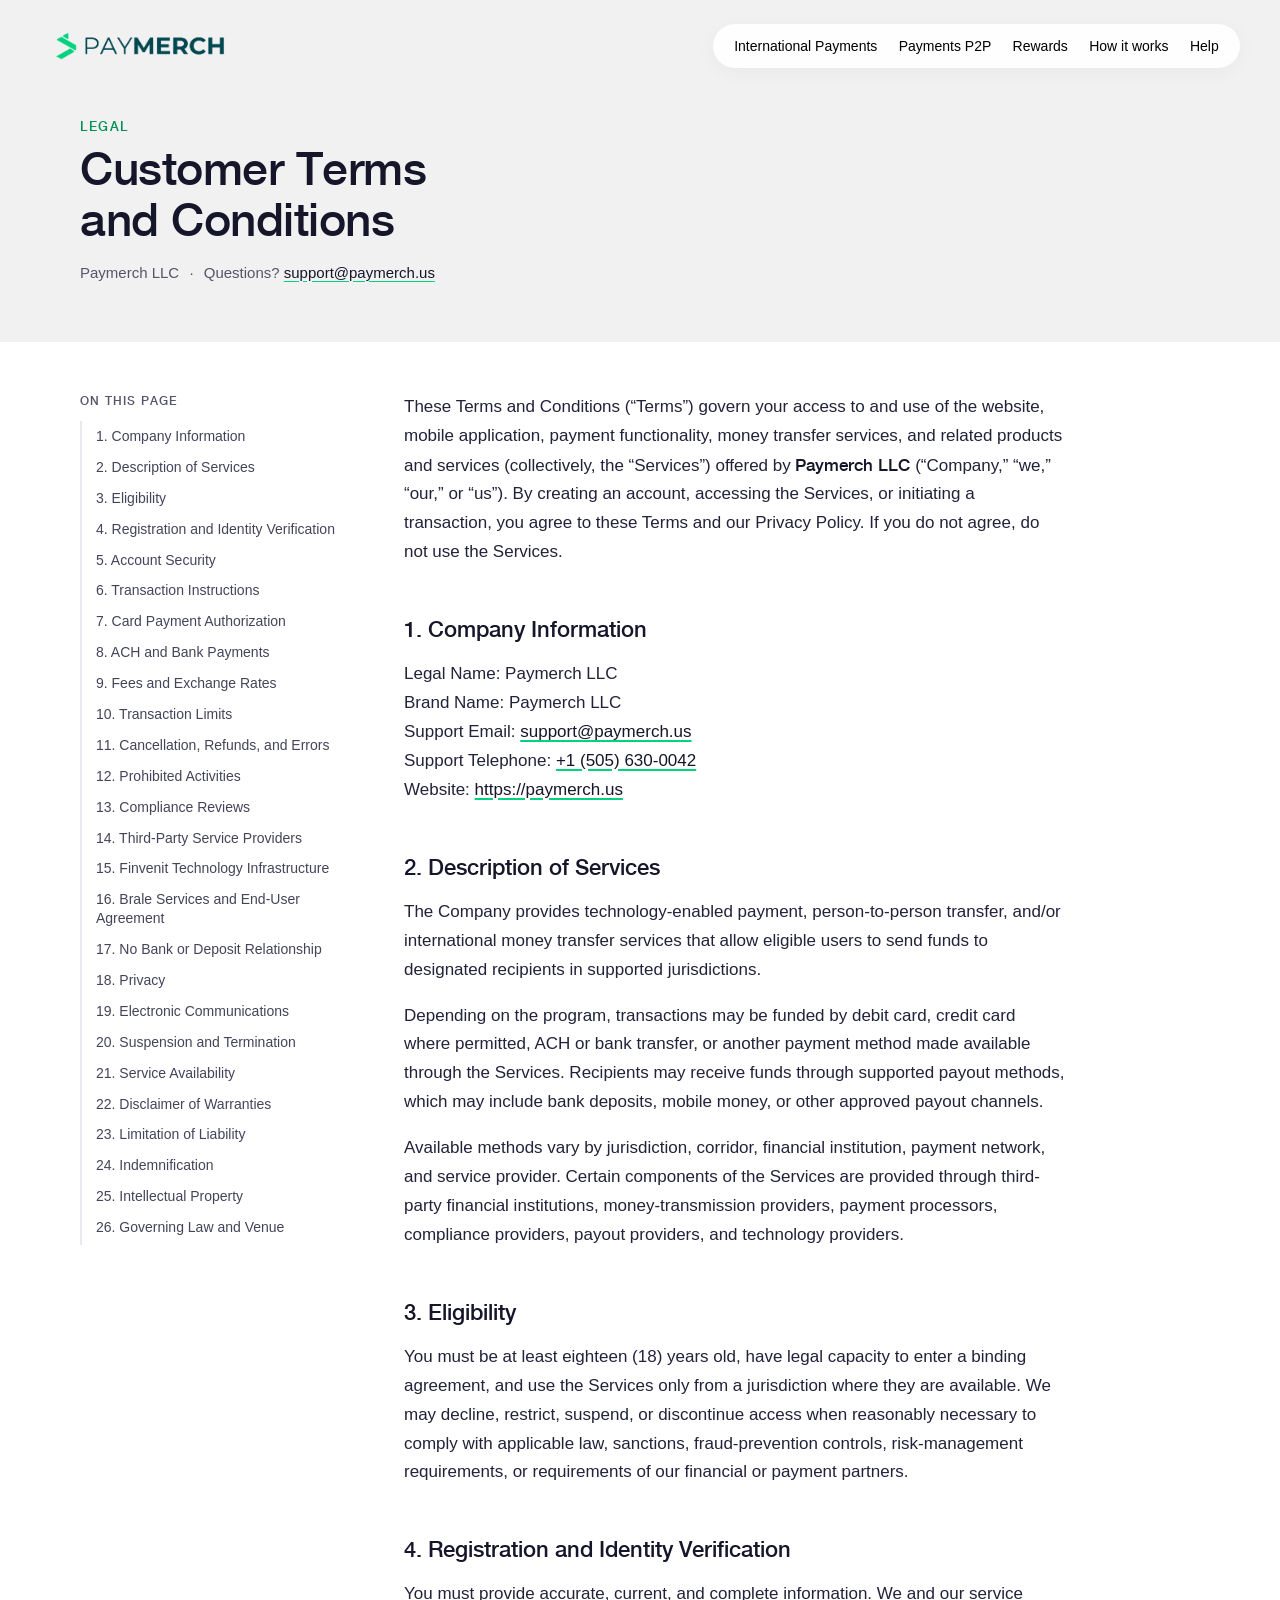
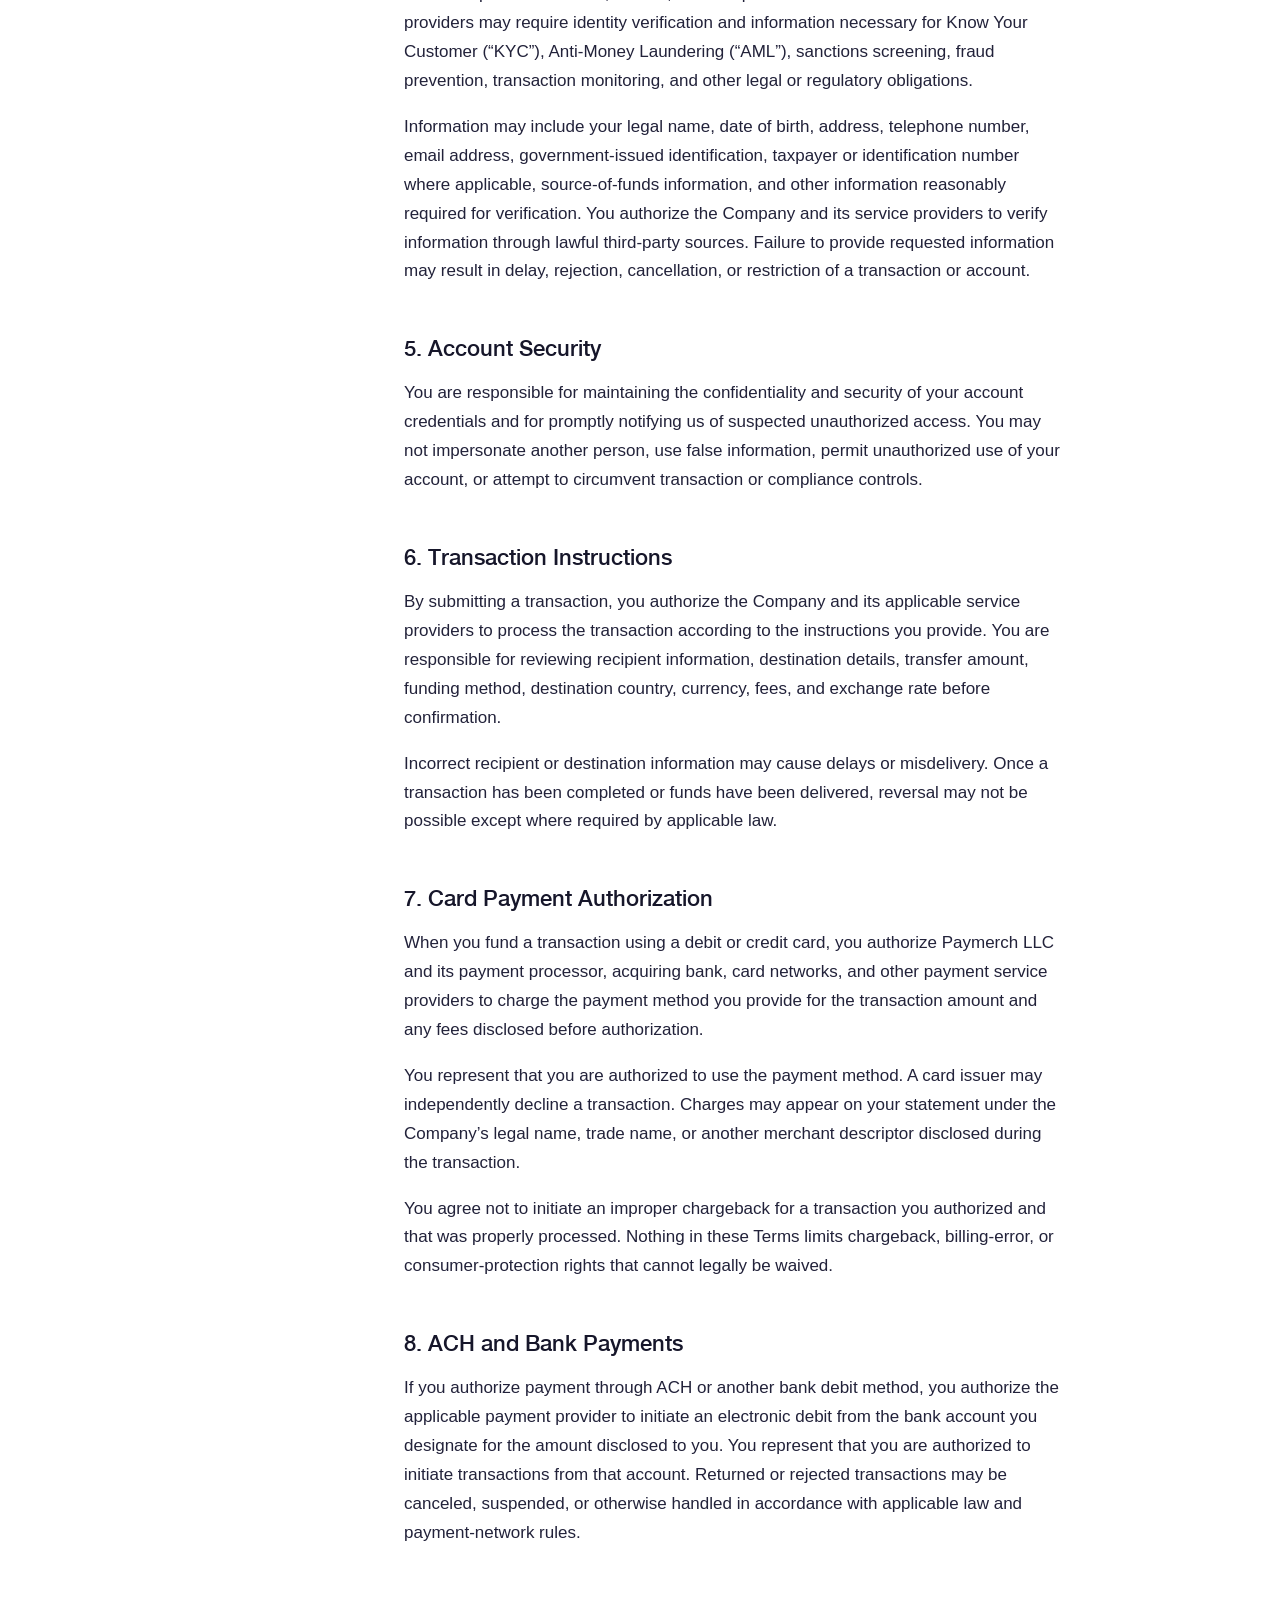
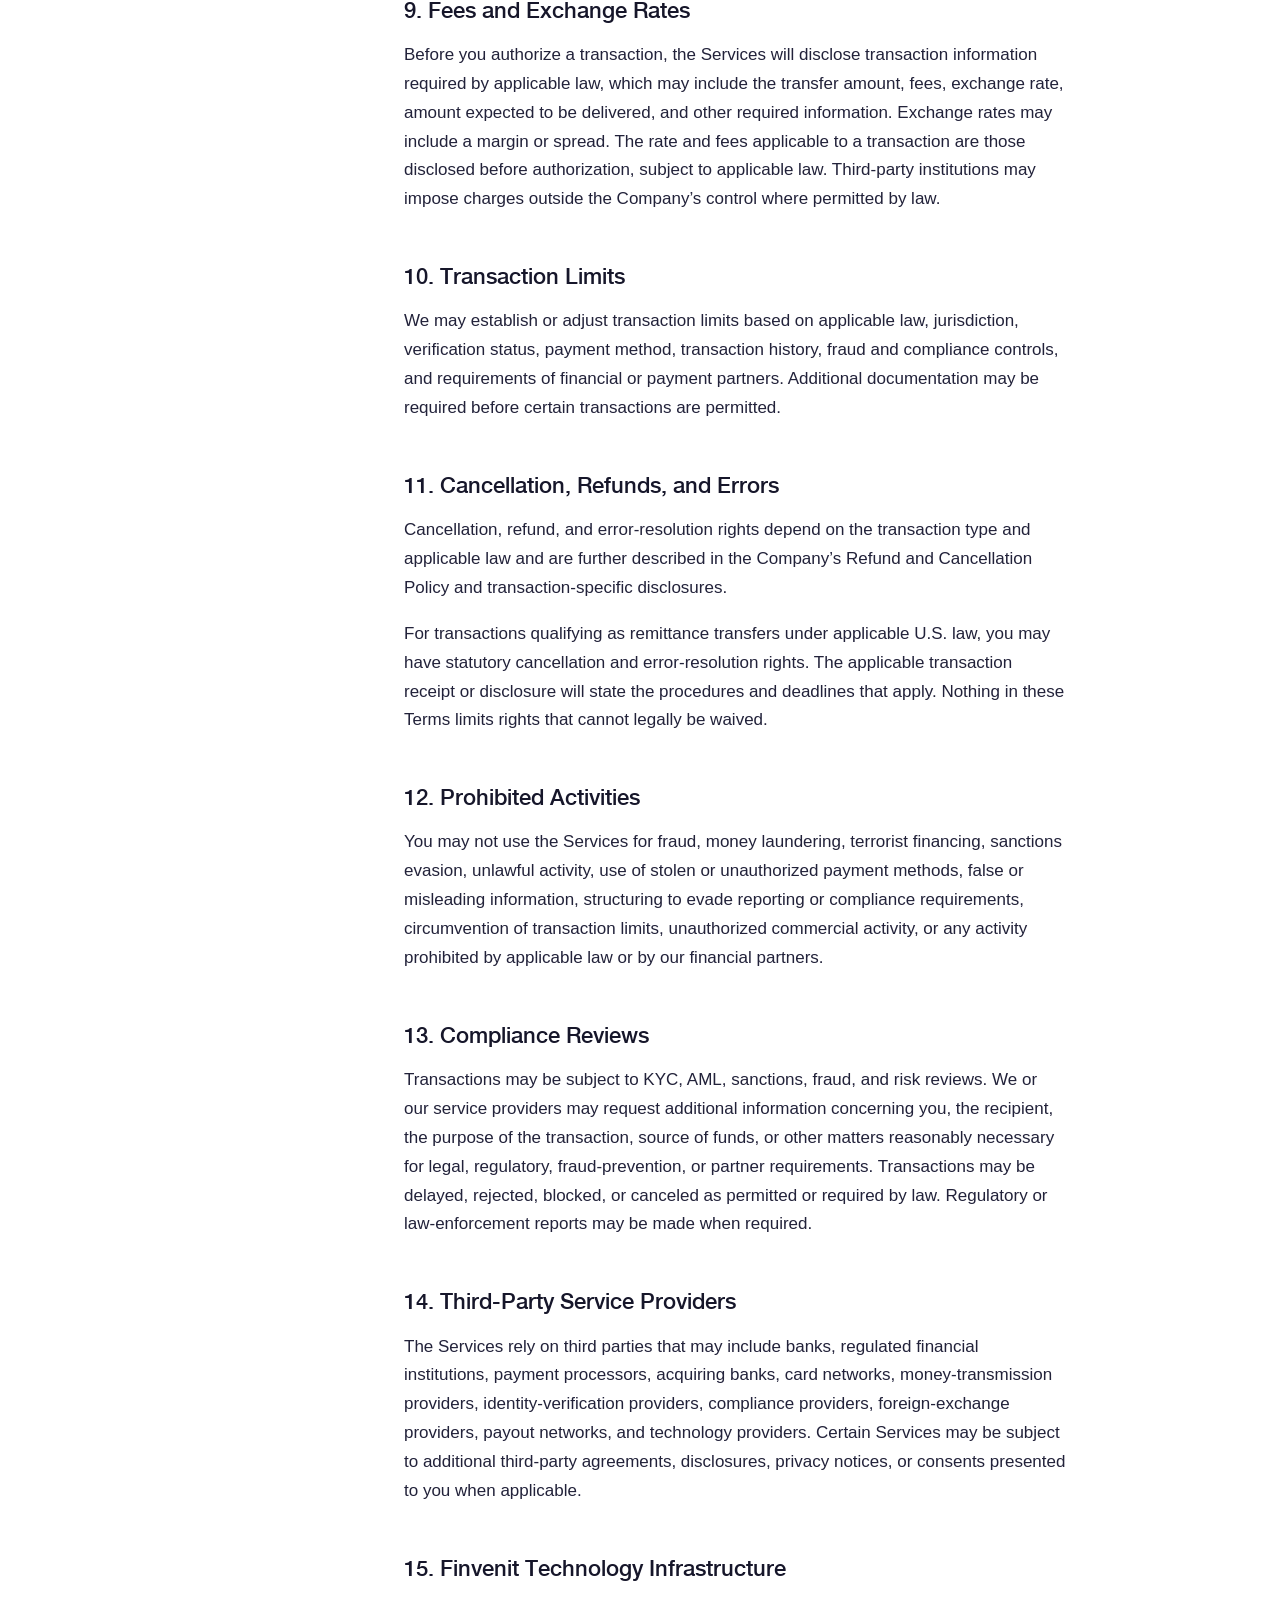
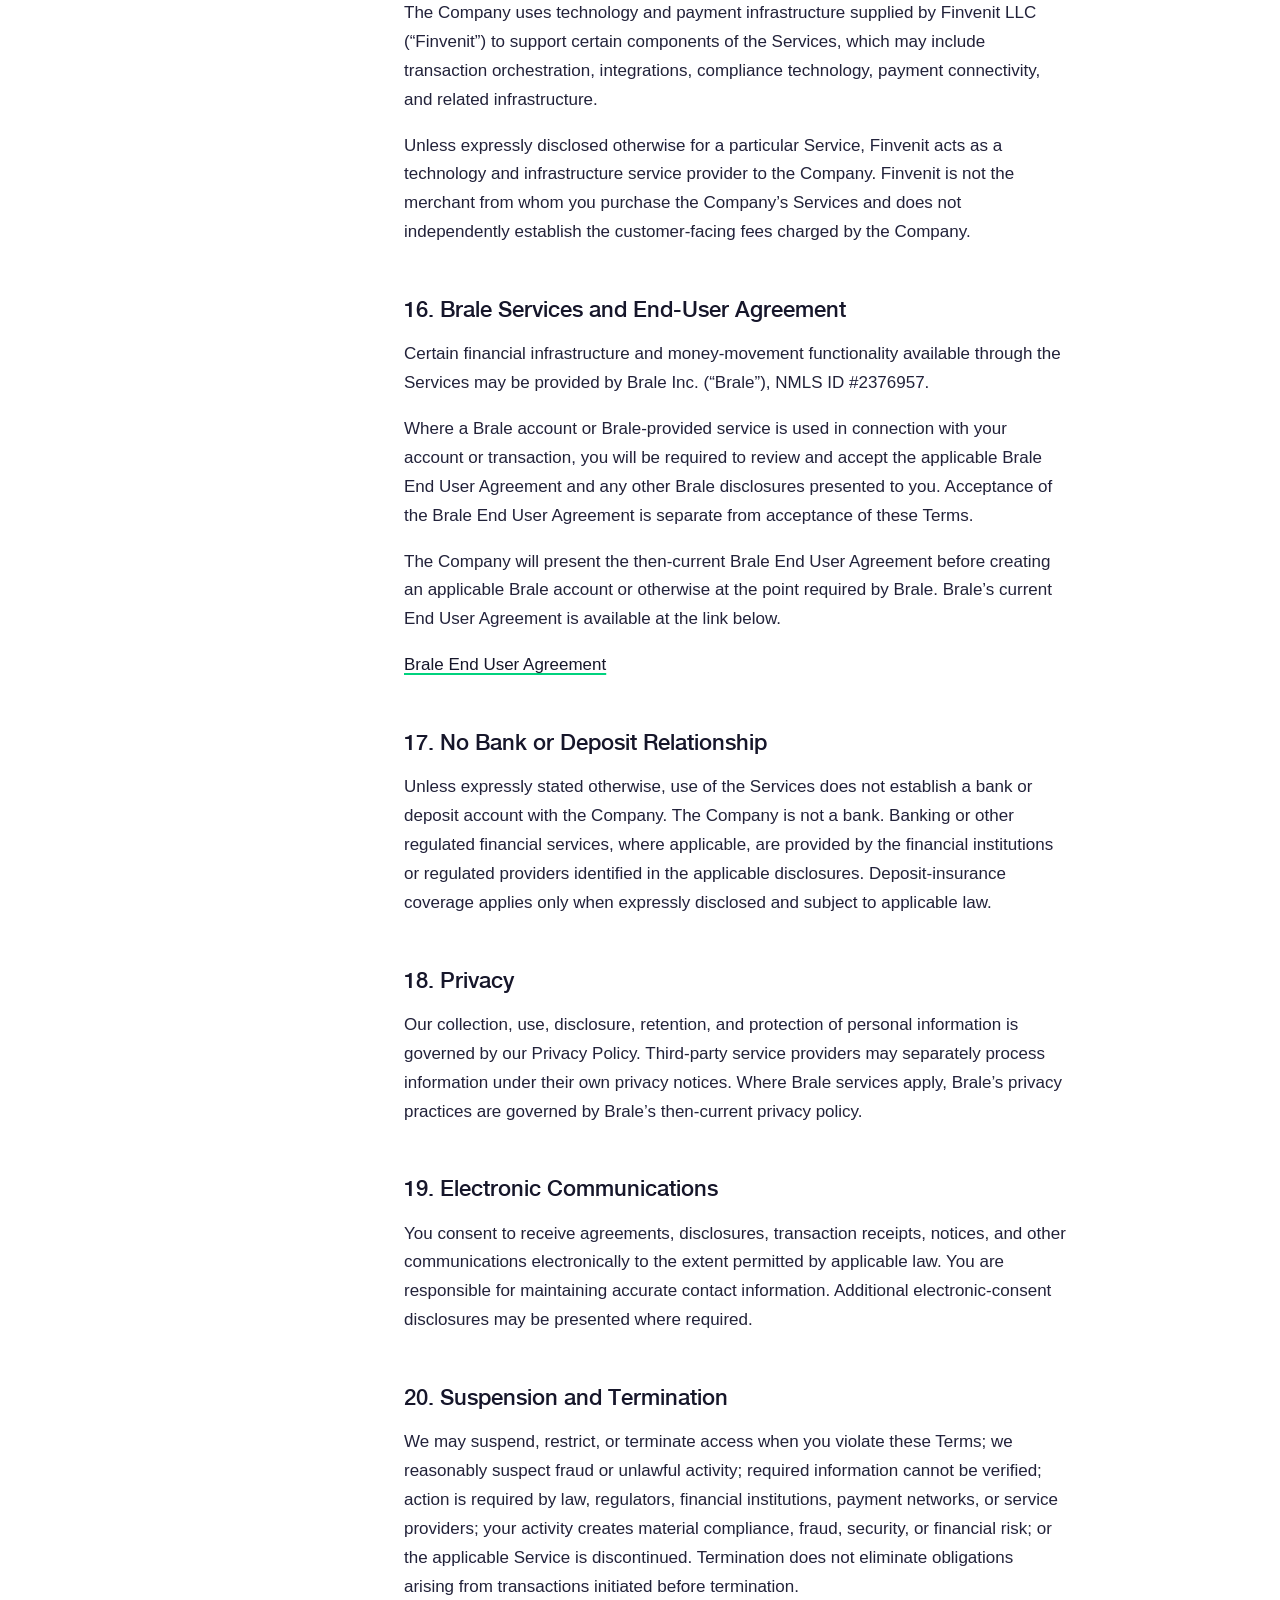
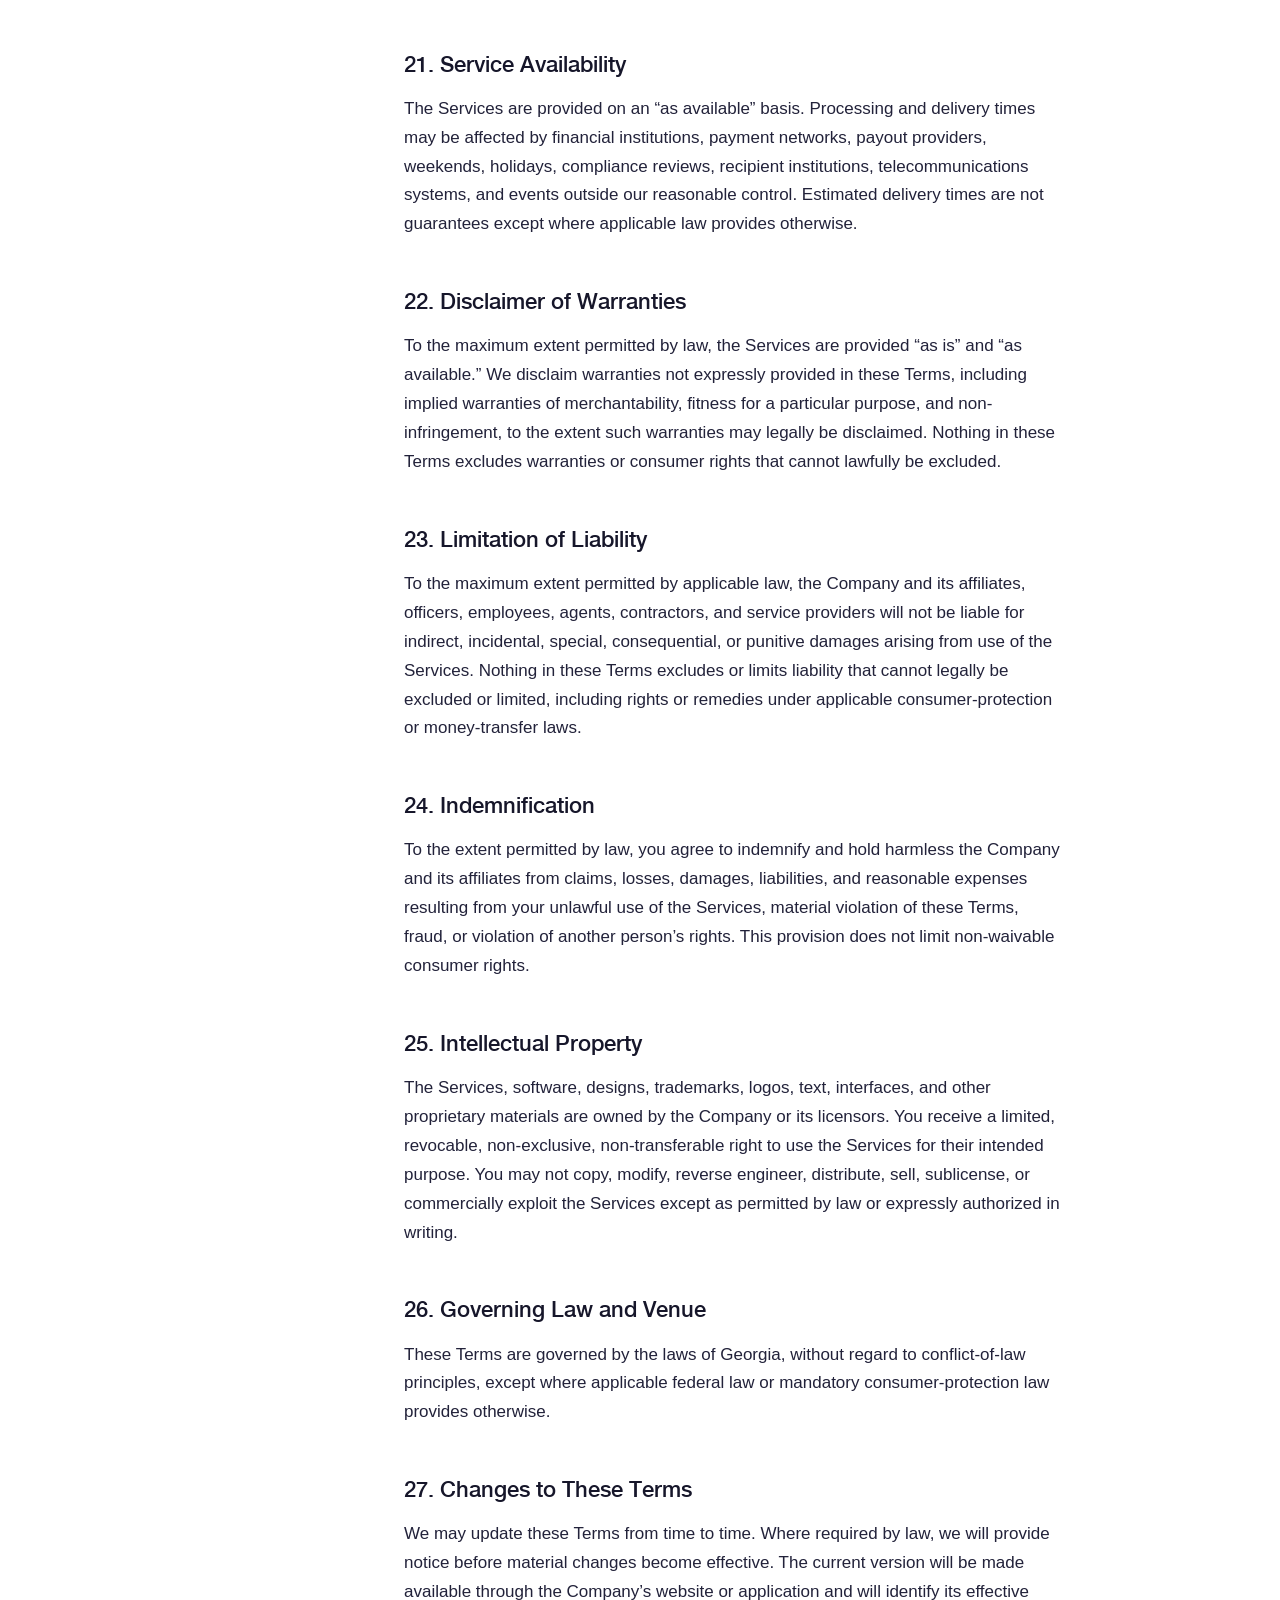
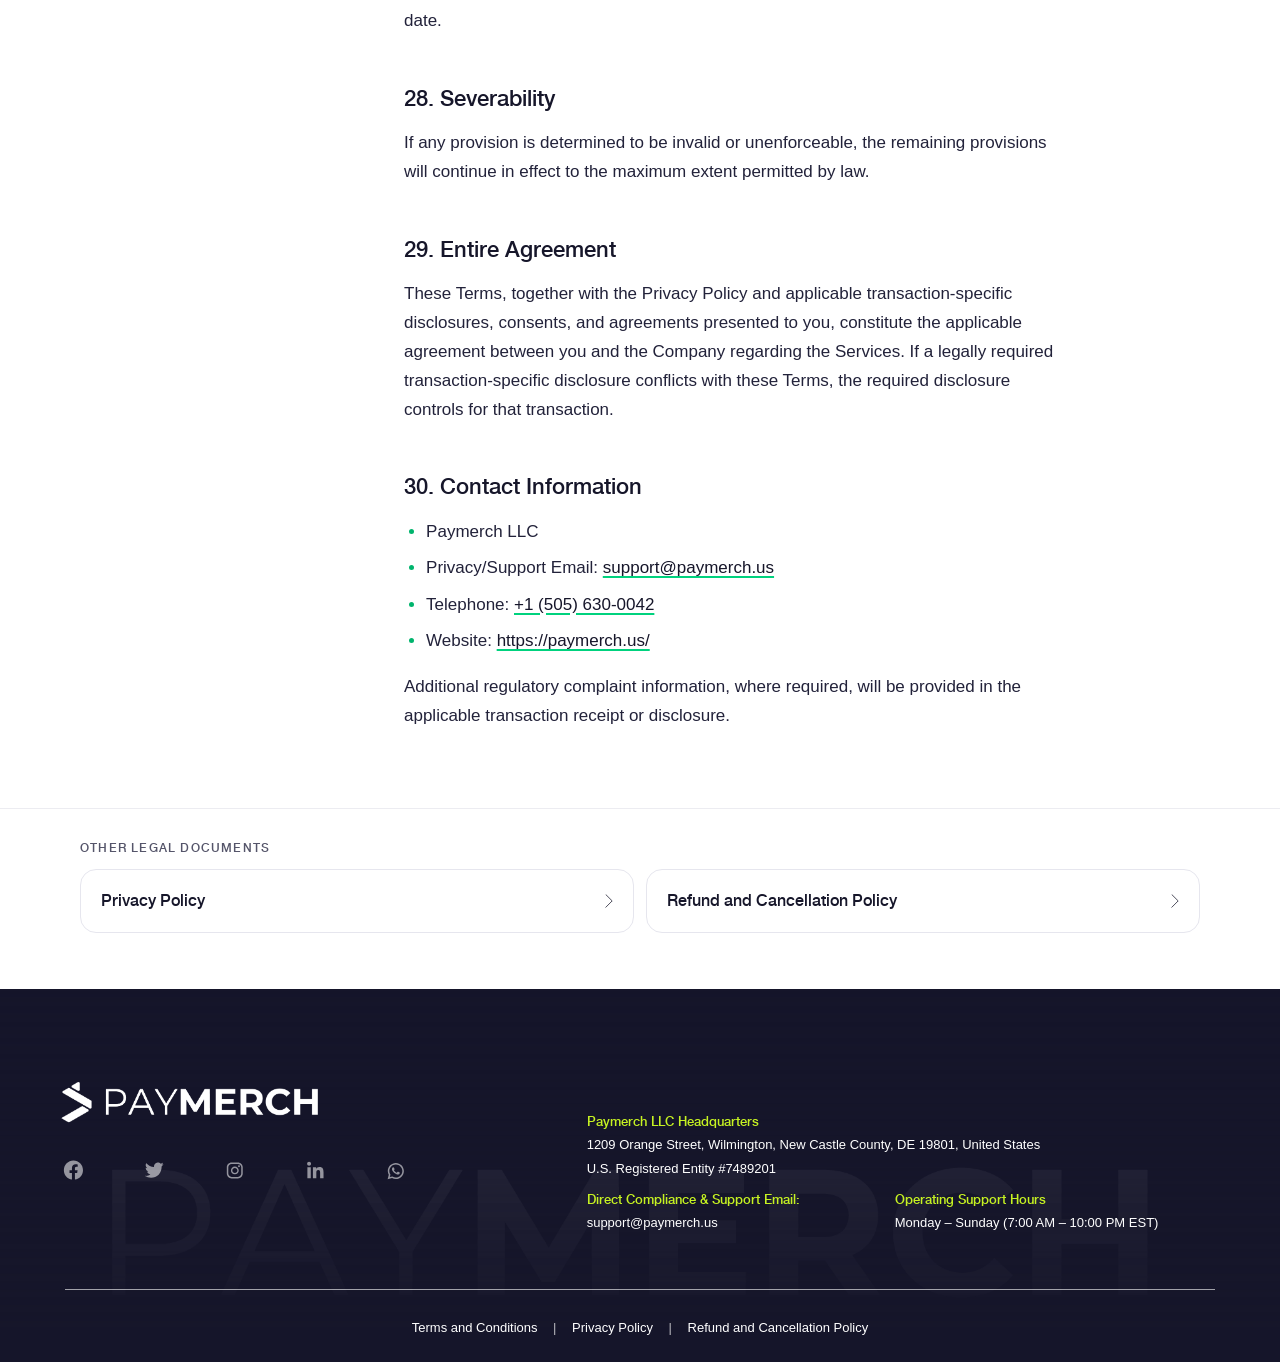
<file: terms-and-conditions/index.html>
<!doctype html>
<html lang="en-US">
<head>
<meta charset="UTF-8">
<meta name="viewport" content="width=device-width, initial-scale=1">
<meta name="robots" content="noindex, nofollow">
<title>Customer Terms and Conditions &#8211; Paymerch</title>
<link rel="icon" href="../assets/img/marca-elemento.svg">
<link rel="preload" as="font" type="font/woff2" crossorigin href="../assets/fonts/helveticaneuemed-webfont.woff2">
<style id="paymerch-fonts">
@font-face{font-family:'Helvetica Neue LT';font-style:normal;font-weight:300;font-display:swap;src:local('Helvetica Neue Light'),local('HelveticaNeue-Light')}
@font-face{font-family:'Helvetica Neue LT';font-style:normal;font-weight:400;font-display:swap;src:local('Helvetica Neue'),local('HelveticaNeue')}
@font-face{font-family:'Helvetica Neue LT';font-style:normal;font-weight:500;font-display:swap;src:url('../assets/fonts/helveticaneuemed-webfont.woff2') format('woff2'),local('Helvetica Neue Medium'),local('HelveticaNeue-Medium')}
@font-face{font-family:'Helvetica Neue LT';font-style:normal;font-weight:700;font-display:swap;src:local('Helvetica Neue Bold'),local('HelveticaNeue-Bold')}
</style>
<link rel="stylesheet" href="../assets/css/main.css">
</head>
<body class="wp-singular page-template page-template-page-templates page-template-legal page-template-page-templateslegal-php page page-id-4 wp-embed-responsive wp-theme-paymerch pm-is-inner">

<a class="skip-link screen-reader-text" href="#main">Skip to content</a>

<div class="pm-site">
	<header class="pm-header" id="top">
		<div class="pm-wrap pm-header__inner">
			<a class="pm-logo" href="../" rel="home">
				<img src="../assets/img/logo-color.png" alt="Paymerch" class="pm-logo__img" loading="eager" decoding="async" width="1707" height="283">			</a>

			<button class="pm-nav-toggle" type="button" aria-expanded="false" aria-controls="pm-nav">
				<span class="screen-reader-text">Menu</span>
				<span class="pm-nav-toggle__bar" aria-hidden="true"></span>
			</button>

			<nav id="pm-nav" class="pm-nav" aria-label="Primary">
				<ul class="pm-nav__list"><li class="menu-item"><a href="../#hero">International Payments</a></li><li class="menu-item"><a href="../#see-exactly">Payments P2P</a></li><li class="menu-item"><a href="../#waitlist">Rewards</a></li><li class="menu-item"><a href="../#steps">How it works</a></li><li class="menu-item"><a href="../#contact">Help</a></li></ul>			</nav>
		</div>
	</header>

	<main id="main" class="pm-main">
	<div class="pm-legal">
		<header class="pm-legal__head">
			<div class="pm-legal__wrap">
				<p class="pm-legal__eyebrow">Legal</p>
				<h1 class="pm-legal__title">Customer Terms and Conditions</h1>
				<p class="pm-legal__meta">
					Paymerch LLC					<span aria-hidden="true">·</span>
					Questions?					<a href="mailto:support@paymerch.us">support@paymerch.us</a>
				</p>
			</div>
		</header>

		<div class="pm-legal__wrap pm-legal__grid">
							<details class="pm-legal__toc" open>
					<summary>On this page</summary>
					<ul>
													<li><a href="#section-company-information">1. Company Information</a></li>
													<li><a href="#section-description-of-services">2. Description of Services</a></li>
													<li><a href="#section-eligibility">3. Eligibility</a></li>
													<li><a href="#section-registration-and-identity-verification">4. Registration and Identity Verification</a></li>
													<li><a href="#section-account-security">5. Account Security</a></li>
													<li><a href="#section-transaction-instructions">6. Transaction Instructions</a></li>
													<li><a href="#section-card-payment-authorization">7. Card Payment Authorization</a></li>
													<li><a href="#section-ach-and-bank-payments">8. ACH and Bank Payments</a></li>
													<li><a href="#section-fees-and-exchange-rates">9. Fees and Exchange Rates</a></li>
													<li><a href="#section-transaction-limits">10. Transaction Limits</a></li>
													<li><a href="#section-cancellation-refunds-and-errors">11. Cancellation, Refunds, and Errors</a></li>
													<li><a href="#section-prohibited-activities">12. Prohibited Activities</a></li>
													<li><a href="#section-compliance-reviews">13. Compliance Reviews</a></li>
													<li><a href="#section-third-party-service-providers">14. Third-Party Service Providers</a></li>
													<li><a href="#section-finvenit-technology-infrastructure">15. Finvenit Technology Infrastructure</a></li>
													<li><a href="#section-brale-services-and-end-user-agreement">16. Brale Services and End-User Agreement</a></li>
													<li><a href="#section-no-bank-or-deposit-relationship">17. No Bank or Deposit Relationship</a></li>
													<li><a href="#section-privacy">18. Privacy</a></li>
													<li><a href="#section-electronic-communications">19. Electronic Communications</a></li>
													<li><a href="#section-suspension-and-termination">20. Suspension and Termination</a></li>
													<li><a href="#section-service-availability">21. Service Availability</a></li>
													<li><a href="#section-disclaimer-of-warranties">22. Disclaimer of Warranties</a></li>
													<li><a href="#section-limitation-of-liability">23. Limitation of Liability</a></li>
													<li><a href="#section-indemnification">24. Indemnification</a></li>
													<li><a href="#section-intellectual-property">25. Intellectual Property</a></li>
													<li><a href="#section-governing-law-and-venue">26. Governing Law and Venue</a></li>
													<li><a href="#section-changes-to-these-terms">27. Changes to These Terms</a></li>
													<li><a href="#section-severability">28. Severability</a></li>
													<li><a href="#section-entire-agreement">29. Entire Agreement</a></li>
													<li><a href="#section-contact-information">30. Contact Information</a></li>
											</ul>
				</details>
			
			<article class="pm-legal__body">
				<p>These Terms and Conditions (“Terms”) govern your access to and use of the website, mobile application, payment functionality, money transfer services, and related products and services (collectively, the “Services”) offered by <strong>Paymerch LLC</strong> (“Company,” “we,” “our,” or “us”). By creating an account, accessing the Services, or initiating a transaction, you agree to these Terms and our Privacy Policy. If you do not agree, do not use the Services.</p>
<h2 id="section-company-information">1. Company Information</h2>
<p>Legal Name: Paymerch LLC<br />Brand Name: Paymerch LLC<br />Support Email: <a href="mailto:support@paymerch.us">support@paymerch.us</a><br />Support Telephone: <a href="tel:+15056300042">+1 (505) 630-0042</a><br />Website: <a href="https://paymerch.us" target="_blank" rel="noopener">https://paymerch.us</a></p>
<h2 id="section-description-of-services">2. Description of Services</h2>
<p>The Company provides technology-enabled payment, person-to-person transfer, and/or international money transfer services that allow eligible users to send funds to designated recipients in supported jurisdictions.</p>
<p>Depending on the program, transactions may be funded by debit card, credit card where permitted, ACH or bank transfer, or another payment method made available through the Services. Recipients may receive funds through supported payout methods, which may include bank deposits, mobile money, or other approved payout channels.</p>
<p>Available methods vary by jurisdiction, corridor, financial institution, payment network, and service provider. Certain components of the Services are provided through third-party financial institutions, money-transmission providers, payment processors, compliance providers, payout providers, and technology providers.</p>
<h2 id="section-eligibility">3. Eligibility</h2>
<p>You must be at least eighteen (18) years old, have legal capacity to enter a binding agreement, and use the Services only from a jurisdiction where they are available. We may decline, restrict, suspend, or discontinue access when reasonably necessary to comply with applicable law, sanctions, fraud-prevention controls, risk-management requirements, or requirements of our financial or payment partners.</p>
<h2 id="section-registration-and-identity-verification">4. Registration and Identity Verification</h2>
<p>You must provide accurate, current, and complete information. We and our service providers may require identity verification and information necessary for Know Your Customer (“KYC”), Anti-Money Laundering (“AML”), sanctions screening, fraud prevention, transaction monitoring, and other legal or regulatory obligations.</p>
<p>Information may include your legal name, date of birth, address, telephone number, email address, government-issued identification, taxpayer or identification number where applicable, source-of-funds information, and other information reasonably required for verification. You authorize the Company and its service providers to verify information through lawful third-party sources. Failure to provide requested information may result in delay, rejection, cancellation, or restriction of a transaction or account.</p>
<h2 id="section-account-security">5. Account Security</h2>
<p>You are responsible for maintaining the confidentiality and security of your account credentials and for promptly notifying us of suspected unauthorized access. You may not impersonate another person, use false information, permit unauthorized use of your account, or attempt to circumvent transaction or compliance controls.</p>
<h2 id="section-transaction-instructions">6. Transaction Instructions</h2>
<p>By submitting a transaction, you authorize the Company and its applicable service providers to process the transaction according to the instructions you provide. You are responsible for reviewing recipient information, destination details, transfer amount, funding method, destination country, currency, fees, and exchange rate before confirmation.</p>
<p>Incorrect recipient or destination information may cause delays or misdelivery. Once a transaction has been completed or funds have been delivered, reversal may not be possible except where required by applicable law.</p>
<h2 id="section-card-payment-authorization">7. Card Payment Authorization</h2>
<p>When you fund a transaction using a debit or credit card, you authorize Paymerch LLC and its payment processor, acquiring bank, card networks, and other payment service providers to charge the payment method you provide for the transaction amount and any fees disclosed before authorization.</p>
<p>You represent that you are authorized to use the payment method. A card issuer may independently decline a transaction. Charges may appear on your statement under the Company’s legal name, trade name, or another merchant descriptor disclosed during the transaction.</p>
<p>You agree not to initiate an improper chargeback for a transaction you authorized and that was properly processed. Nothing in these Terms limits chargeback, billing-error, or consumer-protection rights that cannot legally be waived.</p>
<h2 id="section-ach-and-bank-payments">8. ACH and Bank Payments</h2>
<p>If you authorize payment through ACH or another bank debit method, you authorize the applicable payment provider to initiate an electronic debit from the bank account you designate for the amount disclosed to you. You represent that you are authorized to initiate transactions from that account. Returned or rejected transactions may be canceled, suspended, or otherwise handled in accordance with applicable law and payment-network rules.</p>
<h2 id="section-fees-and-exchange-rates">9. Fees and Exchange Rates</h2>
<p>Before you authorize a transaction, the Services will disclose transaction information required by applicable law, which may include the transfer amount, fees, exchange rate, amount expected to be delivered, and other required information. Exchange rates may include a margin or spread. The rate and fees applicable to a transaction are those disclosed before authorization, subject to applicable law. Third-party institutions may impose charges outside the Company’s control where permitted by law.</p>
<h2 id="section-transaction-limits">10. Transaction Limits</h2>
<p>We may establish or adjust transaction limits based on applicable law, jurisdiction, verification status, payment method, transaction history, fraud and compliance controls, and requirements of financial or payment partners. Additional documentation may be required before certain transactions are permitted.</p>
<h2 id="section-cancellation-refunds-and-errors">11. Cancellation, Refunds, and Errors</h2>
<p>Cancellation, refund, and error-resolution rights depend on the transaction type and applicable law and are further described in the Company’s Refund and Cancellation Policy and transaction-specific disclosures.</p>
<p>For transactions qualifying as remittance transfers under applicable U.S. law, you may have statutory cancellation and error-resolution rights. The applicable transaction receipt or disclosure will state the procedures and deadlines that apply. Nothing in these Terms limits rights that cannot legally be waived.</p>
<h2 id="section-prohibited-activities">12. Prohibited Activities</h2>
<p>You may not use the Services for fraud, money laundering, terrorist financing, sanctions evasion, unlawful activity, use of stolen or unauthorized payment methods, false or misleading information, structuring to evade reporting or compliance requirements, circumvention of transaction limits, unauthorized commercial activity, or any activity prohibited by applicable law or by our financial partners.</p>
<h2 id="section-compliance-reviews">13. Compliance Reviews</h2>
<p>Transactions may be subject to KYC, AML, sanctions, fraud, and risk reviews. We or our service providers may request additional information concerning you, the recipient, the purpose of the transaction, source of funds, or other matters reasonably necessary for legal, regulatory, fraud-prevention, or partner requirements. Transactions may be delayed, rejected, blocked, or canceled as permitted or required by law. Regulatory or law-enforcement reports may be made when required.</p>
<h2 id="section-third-party-service-providers">14. Third-Party Service Providers</h2>
<p>The Services rely on third parties that may include banks, regulated financial institutions, payment processors, acquiring banks, card networks, money-transmission providers, identity-verification providers, compliance providers, foreign-exchange providers, payout networks, and technology providers. Certain Services may be subject to additional third-party agreements, disclosures, privacy notices, or consents presented to you when applicable.</p>
<h2 id="section-finvenit-technology-infrastructure">15. Finvenit Technology Infrastructure</h2>
<p>The Company uses technology and payment infrastructure supplied by Finvenit LLC (“Finvenit”) to support certain components of the Services, which may include transaction orchestration, integrations, compliance technology, payment connectivity, and related infrastructure.</p>
<p>Unless expressly disclosed otherwise for a particular Service, Finvenit acts as a technology and infrastructure service provider to the Company. Finvenit is not the merchant from whom you purchase the Company’s Services and does not independently establish the customer-facing fees charged by the Company.</p>
<h2 id="section-brale-services-and-end-user-agreement">16. Brale Services and End-User Agreement</h2>
<p>Certain financial infrastructure and money-movement functionality available through the Services may be provided by Brale Inc. (“Brale”), NMLS ID #2376957.</p>
<p>Where a Brale account or Brale-provided service is used in connection with your account or transaction, you will be required to review and accept the applicable Brale End User Agreement and any other Brale disclosures presented to you. Acceptance of the Brale End User Agreement is separate from acceptance of these Terms.</p>
<p>The Company will present the then-current Brale End User Agreement before creating an applicable Brale account or otherwise at the point required by Brale. Brale’s current End User Agreement is available at the link below.</p>
<p><a href="https://brale.xyz/legal/end-user-agreement" target="_blank" rel="noopener">Brale End User Agreement</a></p>
<h2 id="section-no-bank-or-deposit-relationship">17. No Bank or Deposit Relationship</h2>
<p>Unless expressly stated otherwise, use of the Services does not establish a bank or deposit account with the Company. The Company is not a bank. Banking or other regulated financial services, where applicable, are provided by the financial institutions or regulated providers identified in the applicable disclosures. Deposit-insurance coverage applies only when expressly disclosed and subject to applicable law.</p>
<h2 id="section-privacy">18. Privacy</h2>
<p>Our collection, use, disclosure, retention, and protection of personal information is governed by our Privacy Policy. Third-party service providers may separately process information under their own privacy notices. Where Brale services apply, Brale’s privacy practices are governed by Brale’s then-current privacy policy.</p>
<h2 id="section-electronic-communications">19. Electronic Communications</h2>
<p>You consent to receive agreements, disclosures, transaction receipts, notices, and other communications electronically to the extent permitted by applicable law. You are responsible for maintaining accurate contact information. Additional electronic-consent disclosures may be presented where required.</p>
<h2 id="section-suspension-and-termination">20. Suspension and Termination</h2>
<p>We may suspend, restrict, or terminate access when you violate these Terms; we reasonably suspect fraud or unlawful activity; required information cannot be verified; action is required by law, regulators, financial institutions, payment networks, or service providers; your activity creates material compliance, fraud, security, or financial risk; or the applicable Service is discontinued. Termination does not eliminate obligations arising from transactions initiated before termination.</p>
<h2 id="section-service-availability">21. Service Availability</h2>
<p>The Services are provided on an “as available” basis. Processing and delivery times may be affected by financial institutions, payment networks, payout providers, weekends, holidays, compliance reviews, recipient institutions, telecommunications systems, and events outside our reasonable control. Estimated delivery times are not guarantees except where applicable law provides otherwise.</p>
<h2 id="section-disclaimer-of-warranties">22. Disclaimer of Warranties</h2>
<p>To the maximum extent permitted by law, the Services are provided “as is” and “as available.” We disclaim warranties not expressly provided in these Terms, including implied warranties of merchantability, fitness for a particular purpose, and non-infringement, to the extent such warranties may legally be disclaimed. Nothing in these Terms excludes warranties or consumer rights that cannot lawfully be excluded.</p>
<h2 id="section-limitation-of-liability">23. Limitation of Liability</h2>
<p>To the maximum extent permitted by applicable law, the Company and its affiliates, officers, employees, agents, contractors, and service providers will not be liable for indirect, incidental, special, consequential, or punitive damages arising from use of the Services. Nothing in these Terms excludes or limits liability that cannot legally be excluded or limited, including rights or remedies under applicable consumer-protection or money-transfer laws.</p>
<h2 id="section-indemnification">24. Indemnification</h2>
<p>To the extent permitted by law, you agree to indemnify and hold harmless the Company and its affiliates from claims, losses, damages, liabilities, and reasonable expenses resulting from your unlawful use of the Services, material violation of these Terms, fraud, or violation of another person’s rights. This provision does not limit non-waivable consumer rights.</p>
<h2 id="section-intellectual-property">25. Intellectual Property</h2>
<p>The Services, software, designs, trademarks, logos, text, interfaces, and other proprietary materials are owned by the Company or its licensors. You receive a limited, revocable, non-exclusive, non-transferable right to use the Services for their intended purpose. You may not copy, modify, reverse engineer, distribute, sell, sublicense, or commercially exploit the Services except as permitted by law or expressly authorized in writing.</p>
<h2 id="section-governing-law-and-venue">26. Governing Law and Venue</h2>
<p>These Terms are governed by the laws of Georgia, without regard to conflict-of-law principles, except where applicable federal law or mandatory consumer-protection law provides otherwise.</p>
<h2 id="section-changes-to-these-terms">27. Changes to These Terms</h2>
<p>We may update these Terms from time to time. Where required by law, we will provide notice before material changes become effective. The current version will be made available through the Company’s website or application and will identify its effective date.</p>
<h2 id="section-severability">28. Severability</h2>
<p>If any provision is determined to be invalid or unenforceable, the remaining provisions will continue in effect to the maximum extent permitted by law.</p>
<h2 id="section-entire-agreement">29. Entire Agreement</h2>
<p>These Terms, together with the Privacy Policy and applicable transaction-specific disclosures, consents, and agreements presented to you, constitute the applicable agreement between you and the Company regarding the Services. If a legally required transaction-specific disclosure conflicts with these Terms, the required disclosure controls for that transaction.</p>
<h2 id="section-contact-information">30. Contact Information</h2>
<ul>
<li>Paymerch LLC</li>
<li>Privacy/Support Email: <a href="mailto:support@paymerch.us">support@paymerch.us</a></li>
<li>Telephone: <a href="tel:+15056300042">+1 (505) 630-0042</a></li>
<li>Website: <a href="https://paymerch.us/" target="_blank" rel="noopener">https://paymerch.us/</a></li>
</ul>
<p>Additional regulatory complaint information, where required, will be provided in the applicable transaction receipt or disclosure.</p>
			</article>
		</div>

							<nav class="pm-legal__docs" aria-label="Other legal documents">
				<div class="pm-legal__wrap">
					<p class="pm-legal__docs-title">Other legal documents</p>
					<ul>
													<li>
								<a href="../privacy-policy/">
									<span>Privacy Policy</span>
									<svg class="pm-legal__docs-chev" aria-hidden="true" focusable="false" xmlns="http://www.w3.org/2000/svg" viewBox="656.41 2280.55 10.29 18.37"><path d="M657.41 2297.92L665.7 2289.63L657.62 2281.55" fill="none" stroke="currentColor" stroke-width="1.0" stroke-linecap="round" stroke-linejoin="round"/></svg>								</a>
							</li>
													<li>
								<a href="../refund-and-cancellation-policy/">
									<span>Refund and Cancellation Policy</span>
									<svg class="pm-legal__docs-chev" aria-hidden="true" focusable="false" xmlns="http://www.w3.org/2000/svg" viewBox="656.41 2280.55 10.29 18.37"><path d="M657.41 2297.92L665.7 2289.63L657.62 2281.55" fill="none" stroke="currentColor" stroke-width="1.0" stroke-linecap="round" stroke-linejoin="round"/></svg>								</a>
							</li>
											</ul>
				</div>
			</nav>
			</div>
		</main>

	<footer class="pm-footer" id="footer">
		<div class="pm-wrap pm-footer__wrap">
			<img src="../assets/img/footer.png" alt="" class="pm-footer__watermark" loading="lazy" decoding="async" width="1979" height="523" aria-hidden="true">
			<a class="pm-footer__logo" href="../" rel="home">
				<img src="../assets/img/logo-blanco.png" alt="Paymerch" loading="lazy" decoding="async" width="1707" height="283">			</a>

			<ul class="pm-footer__social">
									<li>
						<a href="#" target="_blank" rel="noopener" aria-label="Facebook">
							<svg class="pm-footer__icon" aria-hidden="true" focusable="false" xmlns="http://www.w3.org/2000/svg" viewBox="95 8495 50 55"><path d="M118.28 8500.77C106.49 8500.77 96.93 8510.33 96.93 8522.12C96.93 8532.77 104.74 8541.6 114.95 8543.2L114.95 8528.29L109.53 8528.29L109.53 8522.12L114.95 8522.12L114.95 8517.41C114.95 8512.06 118.13 8509.11 123.01 8509.11C125.34 8509.11 127.79 8509.52 127.79 8509.52L127.79 8514.78L125.09 8514.78C122.44 8514.78 121.62 8516.42 121.62 8518.11L121.62 8522.12L127.54 8522.12L126.59 8528.29L121.62 8528.29L121.62 8543.2C131.82 8541.6 139.63 8532.77 139.63 8522.12C139.63 8510.33 130.07 8500.77 118.28 8500.77" fill="currentColor"/></svg>						</a>
					</li>
									<li>
						<a href="#" target="_blank" rel="noopener" aria-label="Twitter">
							<svg class="pm-footer__icon" aria-hidden="true" focusable="false" xmlns="http://www.w3.org/2000/svg" viewBox="205 8495 55 55"><path d="M252.69 8509.01C251.38 8509.6 249.93 8509.96 248.52 8510.2C249.19 8510.09 250.18 8508.88 250.57 8508.38C251.17 8507.64 251.67 8506.79 251.95 8505.86C251.99 8505.79 252.01 8505.7 251.94 8505.65C251.85 8505.61 251.79 8505.63 251.72 8505.67C250.15 8506.51 248.52 8507.12 246.79 8507.56C246.64 8507.59 246.54 8507.56 246.44 8507.47C246.3 8507.3 246.17 8507.15 246.01 8507.02C245.28 8506.4 244.5 8505.92 243.62 8505.56C242.46 8505.09 241.2 8504.89 239.95 8504.97C238.74 8505.05 237.55 8505.39 236.47 8505.95C235.4 8506.51 234.43 8507.3 233.67 8508.24C232.88 8509.22 232.29 8510.38 231.99 8511.6C231.7 8512.78 231.73 8513.95 231.9 8515.15C231.93 8515.34 231.91 8515.37 231.73 8515.34C224.95 8514.34 219.33 8511.91 214.77 8506.71C214.57 8506.48 214.46 8506.48 214.3 8506.73C212.3 8509.72 213.27 8514.53 215.77 8516.89C216.1 8517.21 216.44 8517.52 216.81 8517.81C216.68 8517.84 215.02 8517.66 213.54 8516.89C213.34 8516.77 213.24 8516.84 213.22 8517.06C213.2 8517.39 213.23 8517.68 213.28 8518.03C213.66 8521.07 215.76 8523.87 218.64 8524.97C218.98 8525.11 219.36 8525.24 219.72 8525.3C219.07 8525.44 218.39 8525.55 216.51 8525.4C216.28 8525.35 216.19 8525.47 216.28 8525.7C217.69 8529.55 220.74 8530.69 223.03 8531.34C223.33 8531.4 223.64 8531.4 223.94 8531.47C223.92 8531.5 223.91 8531.5 223.89 8531.52C223.13 8532.68 220.51 8533.54 219.28 8533.97C217.06 8534.74 214.64 8535.09 212.29 8534.86C211.91 8534.81 211.83 8534.81 211.73 8534.86C211.63 8534.92 211.72 8535.01 211.84 8535.11C212.31 8535.43 212.8 8535.71 213.29 8535.98C214.79 8536.77 216.34 8537.4 217.97 8537.85C226.38 8540.17 235.84 8538.46 242.15 8532.19C247.11 8527.27 248.85 8520.48 248.85 8513.68C248.85 8513.41 249.16 8513.27 249.35 8513.13C250.64 8512.16 251.68 8511 252.64 8509.7C252.85 8509.41 252.86 8509.15 252.86 8509.05L252.86 8509.01C252.86 8508.9 252.85 8508.94 252.69 8509.01" fill="currentColor"/></svg>						</a>
					</li>
									<li>
						<a href="#" target="_blank" rel="noopener" aria-label="Instagram">
							<svg class="pm-footer__icon" aria-hidden="true" focusable="false" xmlns="http://www.w3.org/2000/svg" viewBox="320 8495 55 55"><path d="M355.66 8511.3C354.51 8511.3 353.58 8512.23 353.58 8513.38C353.58 8514.53 354.51 8515.47 355.66 8515.47C356.81 8515.47 357.74 8514.53 357.74 8513.38C357.74 8512.23 356.81 8511.3 355.66 8511.3" fill="currentColor"/><path d="M346.4 8528.32C343.31 8528.32 340.8 8525.81 340.8 8522.72C340.8 8519.63 343.31 8517.12 346.4 8517.12C349.49 8517.12 352.01 8519.63 352.01 8522.72C352.01 8525.81 349.49 8528.32 346.4 8528.32M346.4 8513.97C341.58 8513.97 337.66 8517.9 337.66 8522.72C337.66 8527.54 341.58 8531.46 346.4 8531.46C351.23 8531.46 355.15 8527.54 355.15 8522.72C355.15 8517.9 351.23 8513.97 346.4 8513.97" fill="currentColor"/><path d="M339.17 8508.3C335.13 8508.3 331.84 8511.59 331.84 8515.63L331.84 8529.81C331.84 8533.85 335.13 8537.13 339.17 8537.13L353.35 8537.13C357.39 8537.13 360.67 8533.85 360.67 8529.81L360.67 8515.63C360.67 8511.59 357.39 8508.3 353.35 8508.3L339.17 8508.3M353.35 8540.47L339.17 8540.47C333.29 8540.47 328.5 8535.69 328.5 8529.81L328.5 8515.63C328.5 8509.75 333.29 8504.96 339.17 8504.96L353.35 8504.96C359.23 8504.96 364.02 8509.75 364.02 8515.63L364.02 8529.81C364.02 8535.69 359.23 8540.47 353.35 8540.47" fill="currentColor"/></svg>						</a>
					</li>
									<li>
						<a href="#" target="_blank" rel="noopener" aria-label="LinkedIn">
							<svg class="pm-footer__icon" aria-hidden="true" focusable="false" xmlns="http://www.w3.org/2000/svg" viewBox="435 8495 55 55"><path d="M446.35 8503.41C448.78 8503.41 450.74 8505.38 450.74 8507.8C450.74 8510.23 448.78 8512.2 446.35 8512.2C443.91 8512.2 441.94 8510.23 441.94 8507.8C441.94 8505.38 443.91 8503.41 446.35 8503.41M442.55 8515.53H450.14V8539.93H442.55Z" fill="currentColor"/><path d="M454.9 8515.53L462.17 8515.53L462.17 8518.87L462.27 8518.87C463.29 8516.95 465.76 8514.93 469.46 8514.93C477.13 8514.93 478.55 8519.98 478.55 8526.55L478.55 8539.93L470.97 8539.93L470.97 8528.07C470.97 8525.24 470.92 8521.6 467.03 8521.6C463.08 8521.6 462.48 8524.68 462.48 8527.86L462.48 8539.93L454.9 8539.93L454.9 8515.53" fill="currentColor"/></svg>						</a>
					</li>
									<li>
						<a href="#" target="_blank" rel="noopener" aria-label="WhatsApp">
							<svg class="pm-footer__icon" aria-hidden="true" focusable="false" xmlns="http://www.w3.org/2000/svg" viewBox="548 8495 57 55"><path d="M566.37 8536.05L566.98 8536.42C569.24 8537.77 571.81 8538.48 574.41 8538.48C582.44 8538.48 588.97 8531.95 588.97 8523.92C588.97 8515.9 582.44 8509.37 574.41 8509.37C566.39 8509.37 559.86 8515.9 559.86 8523.92C559.86 8526.57 560.59 8529.18 561.98 8531.47L562.36 8532.09L560.91 8537.52L566.37 8536.05M556.11 8542.31L558.71 8532.59C557.24 8529.93 556.46 8526.95 556.46 8523.92C556.46 8514.03 564.51 8505.97 574.41 8505.97C584.31 8505.97 592.36 8514.03 592.36 8523.92C592.36 8533.82 584.31 8541.87 574.41 8541.87C571.44 8541.87 568.51 8541.12 565.88 8539.7L556.11 8542.31" fill="currentColor"/><path d="M581.09 8526.42C580.35 8525.98 579.39 8525.48 578.52 8525.84C577.85 8526.11 577.42 8527.16 576.99 8527.69C576.77 8527.96 576.5 8528.01 576.16 8527.87C573.66 8526.87 571.74 8525.2 570.35 8522.89C570.12 8522.54 570.16 8522.25 570.44 8521.92C570.86 8521.43 571.39 8520.87 571.5 8520.21C571.61 8519.54 571.3 8518.77 571.03 8518.18C570.68 8517.42 570.29 8516.35 569.53 8515.92C568.83 8515.53 567.92 8515.75 567.3 8516.25C566.23 8517.12 565.72 8518.49 565.73 8519.84C565.74 8520.22 565.78 8520.6 565.87 8520.97C566.09 8521.87 566.5 8522.7 566.97 8523.49C567.31 8524.08 567.69 8524.66 568.1 8525.22C569.44 8527.04 571.11 8528.62 573.04 8529.81C574.01 8530.4 575.05 8530.92 576.12 8531.27C577.33 8531.67 578.41 8532.08 579.71 8531.84C581.07 8531.58 582.42 8530.73 582.96 8529.42C583.12 8529.03 583.2 8528.6 583.11 8528.18C582.93 8527.33 581.78 8526.83 581.09 8526.42" fill="currentColor" fill-rule="evenodd"/></svg>						</a>
					</li>
							</ul>

			<div class="pm-footer__info">
				<div class="pm-footer__block pm-footer__block--wide">
					<h4>Paymerch LLC Headquarters</h4>
					<p>1209 Orange Street, Wilmington, New Castle County, DE 19801, United States</p>
					<p>U.S. Registered Entity #7489201</p>
				</div>
				<div class="pm-footer__block">
					<h4>Direct Compliance &amp; Support Email:</h4>
					<p><a href="mailto:support@paymerch.us">support@paymerch.us</a></p>
				</div>
				<div class="pm-footer__block">
					<h4>Operating Support Hours</h4>
					<p>Monday – Sunday (7:00 AM – 10:00 PM EST)</p>
				</div>
			</div>

			<hr class="pm-footer__rule">

			<nav class="pm-footer__legal" aria-label="Legal">
				<ul class="pm-footer__legal-list"><li><a href="../terms-and-conditions/">Terms and Conditions</a></li><li><a href="../privacy-policy/">Privacy Policy</a></li><li><a href="../refund-and-cancellation-policy/">Refund and Cancellation Policy</a></li></ul>			</nav>
		</div>
	</footer>
</div><!-- .pm-site -->




<script src="../assets/js/main.js" defer></script>

</body>
</html>
</file>
<file: assets/css/main.css>
/* ==========================================================================
   Paymerch — main stylesheet
   --------------------------------------------------------------------------
   Reference: paymerch-2.pdf (1920px artboard).

   Layout: 1rem = 10px at 1920px. The root font-size is viewport width / 192
   (capped at 10px), so positions below are "design pixels ÷ 10" and the page
   always fills the width. Tall sections compress their vertical rhythm with
   clamp(…, 100vh, …) so each one fits one screen.

   Type & controls: fluid tokens (--t-*, --ctl-*, --gap-*). On desktop they are
   clamp(px floor, rem, px cap), so text never drops below a readable size and
   buttons/inputs keep a ≥ 44px touch target. Below 900px the page switches to
   a stacked mobile layout with a fixed 10px rem.
   ========================================================================== */

:root {
	--vw: 100vw;

	--c-bg: #f1f1f1;
	--c-navy: #15152a;
	--c-ink: #16162a;
	--c-amount: #13152e;
	--c-muted: #55556a;
	--c-lime: #c5f121;
	--c-lime-2: #c6f222;
	--c-purple: #c5b6f0;
	--c-green: #00d27e;
	--c-green-2: #00b46d;
	--c-green-ink: #008f56;
	--c-card: #f4f4f5;
	--c-pill: #eceeeb;
	--c-dash: #a6a6a6;

	--font: "Helvetica Neue LT", "HelveticaNeue", "Helvetica Neue", Helvetica, Arial, sans-serif;

	/* Mobile values (rem = 10px there); redefined for desktop further down. */
	--t-hero: 3.8rem;
	--t-h2: 3.4rem;
	--t-lead: 1.7rem;
	--t-body: 1.6rem;
	--t-small: 1.4rem;
	--t-cta: 1.7rem;
	--ctl-h: 4.8rem;
	--ctl-h-lg: 5.4rem;
	--ctl-fs: 1.6rem;
	--gap-s: 1.2rem;
	--gap-m: 2rem;
	--gap-l: 3rem;
}

html {
	font-size: min(calc(var(--vw) / 192), 10px);
	-webkit-text-size-adjust: 100%;
	scroll-behavior: smooth;
}

*, *::before, *::after { box-sizing: border-box; }

body {
	margin: 0;
	font-family: var(--font);
	font-weight: 400;
	color: #000;
	background: #fff;
	overflow-x: clip;
	-webkit-font-smoothing: antialiased;
	-moz-osx-font-smoothing: grayscale;
}

img { max-width: 100%; height: auto; display: block; }
a { color: inherit; text-decoration: none; }
strong, b { font-weight: 500; }
h1, h2, h3, h4, p, figure { margin: 0; }
ul, ol { list-style: none; margin: 0; padding: 0; }
button, input, textarea { font: inherit; color: inherit; }
button { cursor: pointer; background: none; border: 0; padding: 0; }
svg { display: block; }

.screen-reader-text {
	position: absolute !important;
	width: 1px; height: 1px;
	overflow: hidden;
	clip: rect(1px, 1px, 1px, 1px);
	white-space: nowrap;
}
.skip-link:focus {
	position: fixed; left: 1rem; top: 1rem; z-index: 1000;
	width: auto; height: auto; clip: auto;
	background: #fff; padding: 1rem 2rem; font-size: 16px;
}
.pm-hp { position: absolute; left: -9999px; width: 1px; height: 1px; opacity: 0; }

.pm-wrap { position: relative; max-width: 192rem; margin: 0 auto; }
.pm-green { color: var(--c-green); }
/* The mockup's forced line breaks; paragraphs now wrap (and balance) on their own. */
.pm-br { display: none; }

/* --------------------------------------------------------------------------
   Buttons: lime pills with a thin chevron
   -------------------------------------------------------------------------- */
.pm-btn {
	display: inline-flex;
	align-items: center;
	justify-content: space-between;
	gap: var(--gap-m);
	min-height: var(--ctl-h-lg);
	padding: .55em 1.1em .55em 1.4em;
	background: var(--c-lime);
	color: var(--c-ink);
	border-radius: 999px;
	font-size: var(--t-cta);
	line-height: 1.25;
	text-align: left;
	transition: transform .3s cubic-bezier(.22, 1, .36, 1), box-shadow .3s ease;
}
.pm-btn:hover { transform: translateY(-2px); box-shadow: 0 10px 24px rgba(21, 21, 42, .14); }
.pm-btn:focus-visible { outline: 3px solid var(--c-ink); outline-offset: 3px; }
.pm-btn__chev { flex: none; width: .5em; height: 1em; }

/* --------------------------------------------------------------------------
   Header
   -------------------------------------------------------------------------- */
.pm-header { position: absolute; top: 0; left: 0; right: 0; z-index: 30; }
.pm-header__inner {
	display: flex;
	align-items: center;
	justify-content: space-between;
	gap: var(--gap-m);
	padding: clamp(18px, 3.6rem, 40px) clamp(20px, 6rem, 72px) 0 clamp(20px, 8rem, 115px);
}
.pm-logo { display: block; flex: none; width: clamp(150px, 26rem, 300px); }
.pm-logo__img { width: 100%; }
.pm-nav {
	height: var(--ctl-h);
	background: rgba(255, 255, 255, .92);
	border-radius: 999px;
	box-shadow: 0 4px 20px rgba(0, 0, 0, .04);
}
.pm-nav__list {
	display: flex;
	align-items: center;
	height: 100%;
	padding: 0 clamp(18px, 3.2rem, 36px);
	gap: clamp(16px, 3.2rem, 40px);
	font-size: clamp(14px, 2.1rem, 18px);
	white-space: nowrap;
}
.pm-nav__list a { color: #000; transition: opacity .2s; }
.pm-nav__list a:hover { opacity: .55; }
.pm-nav__list a:focus-visible { outline: 2px solid var(--c-ink); outline-offset: 4px; border-radius: 4px; }
.pm-nav-toggle { display: none; }
.pm-is-inner .pm-header { position: relative; background: var(--c-bg); }

/* --------------------------------------------------------------------------
   Section 1 — Hero
   -------------------------------------------------------------------------- */
.pm-hero {
	--hero-h: clamp(88rem, 100vh, 124rem);
	--phone-h: min(calc(var(--hero-h) - 17rem), 96rem);
	--stores-w: clamp(112px, 14rem, 150px);
	background: var(--c-bg);
}
.pm-hero__wrap { height: var(--hero-h); }
.pm-hero__mark { position: absolute; left: 101.3rem; top: -3.4rem; width: 90.7rem; z-index: 0; }

.pm-hero__content {
	position: absolute;
	left: 4rem;
	width: 100rem;
	top: 12rem;
	bottom: 4rem;
	display: flex;
	flex-direction: column;
	justify-content: center;
	align-items: center;
	text-align: center;
	z-index: 2;
}
.pm-hero__title { font-size: var(--t-hero); line-height: 1.06; font-weight: 400; letter-spacing: -.01em; }
.pm-hero__text { margin-top: var(--gap-l); max-width: 30em; font-size: var(--t-lead); line-height: 1.5; color: var(--c-ink); text-wrap: balance; }
.pm-btn--hero { margin-top: var(--gap-l); }

.pm-hero__stage {
	position: absolute;
	left: 106rem;
	right: calc(9rem + var(--stores-w));
	top: 12rem;
	bottom: 4rem;
	display: flex;
	align-items: center;
	justify-content: center;
	z-index: 1;
}
.pm-hero__phone { height: var(--phone-h); width: calc(var(--phone-h) * .4968); flex: none; }

.pm-hero__stores {
	position: absolute;
	right: 6rem;
	bottom: 4rem;
	width: var(--stores-w);
	display: flex;
	flex-direction: column;
	gap: var(--gap-s);
	z-index: 3;
}
.pm-hero__stores a { display: block; transition: transform .2s; }
.pm-hero__stores a:hover { transform: scale(1.04); }

/* Floating highlight chips around the hero phone (sized in % of the phone). */
.pm-chip {
	position: absolute;
	z-index: 4;
	display: flex;
	align-items: center;
	gap: .7em;
	padding: .65em 1.2em .65em .65em;
	background: #fff;
	border-radius: 999px;
	box-shadow: 0 12px 32px rgba(21, 21, 42, .16);
	font-size: clamp(12px, 1.8rem, 16px);
	line-height: 1.2;
	white-space: nowrap;
	animation: pm-float 6s ease-in-out infinite;
}
.pm-chip small { display: block; font-size: .8em; color: var(--c-muted); }
.pm-chip b { display: block; font-weight: 500; color: var(--c-ink); }
/* Chips hang off the phone edge (≈15% over the bezel) so they never cover the calculator. */
.pm-chip--corridors { left: 0; top: 30cqw; transform: translateX(-85%); }
.pm-chip--fee { right: 0; top: 122cqw; transform: translateX(85%); animation-delay: -3s; }
.pm-chip__flags { display: flex; flex: none; }
.pm-chip__flags img { width: 2.3em; height: 2.3em; border-radius: 50%; object-fit: cover; box-shadow: 0 0 0 2px #fff; }
.pm-chip__flags img + img { margin-left: -.75em; }
.pm-chip__ico { display: grid; place-items: center; width: 2.4em; height: 2.4em; border-radius: 50%; background: var(--c-lime); color: var(--c-ink); font-weight: 500; font-size: .95em; }
@keyframes pm-float {
	0%, 100% { translate: 0 0; }
	50% { translate: 0 -8px; }
}

/* --------------------------------------------------------------------------
   Phone component: cropped frame + screen, all in % of the phone width (cqw)
   -------------------------------------------------------------------------- */
.pm-phone { position: relative; aspect-ratio: 855 / 1721; container-type: inline-size; }
.pm-phone__frame { position: absolute; inset: 0; width: 100%; height: 100%; max-width: none; filter: drop-shadow(0 3cqw 6cqw rgba(21, 21, 42, .22)); }
.pm-phone > .pm-screen { left: 5.85cqw; top: 4.8cqw; width: 88.3cqw; height: 191.5cqw; border-radius: 11cqw; }

/* --------------------------------------------------------------------------
   Phone screen = transfer calculator (sizes in % of the screen width)
   -------------------------------------------------------------------------- */
.pm-screen {
	position: absolute;
	background: #fff;
	container-type: inline-size;
	overflow: hidden;
	color: var(--c-ink);
	text-align: left;
}
.pm-screen__island {
	position: absolute;
	left: 50%;
	top: 2.9cqw;
	transform: translateX(-50%);
	width: 26cqw;
	height: 7.4cqw;
	border-radius: 999px;
	background: #0d0d16;
	z-index: 2;
}
.pm-screen__island::after {
	content: "";
	position: absolute;
	right: 2.4cqw;
	top: 50%;
	width: 2.6cqw;
	height: 2.6cqw;
	margin-top: -1.3cqw;
	border-radius: 50%;
	background: radial-gradient(circle at 40% 40%, #5b6d93, #101324 70%);
}
.pm-screen__rate { padding-top: 15cqw; text-align: center; }
.pm-screen__rate-label { font-size: 3.8cqw; line-height: 1.3; color: #6a6a6a; font-weight: 500; letter-spacing: .02em; }
.pm-screen__rate-value { margin-top: .6cqw; font-size: 6.6cqw; line-height: 1.2; color: var(--c-green); }
.pm-screen__hr { height: 1px; margin: 3.2cqw 6cqw 0; background: #e4e4e4; }

.pm-screen__row {
	display: flex;
	justify-content: space-between;
	align-items: flex-end;
	gap: 3cqw;
	margin-top: 5cqw;
	padding: 0 6cqw;
}
.pm-screen__row--receive { margin-top: 4.6cqw; }
.pm-screen__cur { flex: none; }
.pm-screen__label { display: block; font-size: 4cqw; line-height: 1.25; color: var(--c-ink); }
.pm-screen__pill {
	display: inline-flex;
	align-items: center;
	gap: 2cqw;
	height: 9.6cqw;
	margin-top: 1.6cqw;
	padding: 0 2.8cqw 0 1.3cqw;
	border-radius: 999px;
	background: var(--c-pill);
	color: var(--c-ink);
	font-size: 4.3cqw;
	font-weight: 500;
	white-space: nowrap;
	transition: background .2s;
}
.pm-screen__pill:hover, .pm-screen__pill[aria-expanded="true"] { background: #e0e3dd; }
.pm-screen__pill:focus-visible { outline: none; box-shadow: 0 0 0 .7cqw var(--c-green); }
.pm-screen__flag { width: 6.8cqw; height: 6.8cqw; border-radius: 50%; object-fit: cover; }
.pm-screen__caret { width: 2.9cqw; height: 1.8cqw; transition: transform .2s; }
.pm-screen__pill[aria-expanded="true"] .pm-screen__caret { transform: rotate(180deg); }

input.pm-screen__amount {
	flex: 1 1 0;
	min-width: 0;
	height: 1.15em;
	padding: 0;
	border: 0;
	border-radius: 0;
	background: transparent;
	color: var(--c-amount);
	font-family: inherit;
	font-size: calc(10.6cqw * var(--amt-fit, 1));
	font-weight: 500;
	letter-spacing: -.01em;
	text-align: right;
	caret-color: var(--c-green);
}
input.pm-screen__amount:focus { outline: none; box-shadow: inset 0 -.45cqw 0 var(--c-green); }

.pm-screen__fee {
	display: flex;
	justify-content: space-between;
	align-items: center;
	height: 13cqw;
	margin: 5cqw 6cqw 0;
	padding: 0 5cqw;
	border-radius: 2.6cqw;
	background: var(--c-purple);
	font-size: 3.9cqw;
}
.pm-screen__fee-val, .pm-screen__fee2 { text-align: center; line-height: 1; }
.pm-screen__fee-val b { display: block; font-size: 5.4cqw; font-weight: 500; }
.pm-screen__fee-val small, .pm-screen__fee2 small { display: block; margin-top: .6cqw; font-size: 3.1cqw; }
.pm-screen__hr--bottom { margin-top: 6cqw; }

.pm-screen__details { padding: 2cqw 6cqw 0; }
.pm-screen__detail { display: flex; align-items: center; gap: 3.4cqw; padding: 3cqw 0; }
.pm-screen__ico {
	flex: none;
	display: grid;
	place-items: center;
	width: 10cqw;
	height: 10cqw;
	border-radius: 50%;
	background: #fff;
	box-shadow: 0 .4cqw 1.8cqw rgba(0, 0, 0, .1);
}
.pm-screen__ico svg { width: 4.8cqw; height: 4.8cqw; }
.pm-screen__sub { font-size: 3.4cqw; line-height: 1.3; color: #6a6a6a; }
.pm-screen__val { margin-top: .4cqw; font-size: 3.9cqw; line-height: 1.3; }
.pm-screen__fee2 { margin-left: auto; }
.pm-screen__fee2 b { display: block; font-size: 5cqw; font-weight: 500; }

.pm-screen__cta {
	position: absolute;
	left: 6cqw;
	right: 6cqw;
	bottom: 8.5cqw;
	display: grid;
	place-items: center;
	height: 12.4cqw;
	border-radius: 999px;
	background: var(--c-lime);
	color: var(--c-ink);
	font-size: 4.4cqw;
	font-weight: 500;
	transition: filter .2s;
}
.pm-screen__cta:hover { filter: brightness(1.04); }
.pm-screen__cta:focus-visible { outline: .6cqw solid var(--c-ink); outline-offset: .6cqw; }
.pm-screen__home { position: absolute; left: 50%; bottom: 2.6cqw; width: 34cqw; height: 1.3cqw; margin-left: -17cqw; border-radius: 999px; background: var(--c-navy); opacity: .85; }

/* "App" variant (second phone): navy top bar with the logo. */
.pm-screen__bar { display: flex; align-items: flex-end; justify-content: center; height: 34cqw; padding-bottom: 7cqw; background: var(--c-navy); }
.pm-screen__logo { width: 60cqw; }
.pm-screen--app .pm-screen__island { background: #060610; }
.pm-screen--app .pm-screen__island::after { opacity: .5; }
.pm-screen--app .pm-screen__rate { padding-top: 6cqw; }

/* Wise-style currency picker: a sheet over the calculator. */
.pm-screen.is-picking::after { content: ""; position: absolute; inset: 0; z-index: 9; background: rgba(21, 21, 42, .2); }
.pm-picker {
	position: absolute;
	z-index: 10;
	left: 3.5cqw;
	right: 3.5cqw;
	top: 13cqw;
	bottom: 3.5cqw;
	display: flex;
	flex-direction: column;
	padding: 4.5cqw 4.5cqw 2cqw;
	background: #fff;
	border-radius: 5cqw;
	box-shadow: 0 2cqw 8cqw rgba(21, 21, 42, .25), 0 0 0 1px rgba(21, 21, 42, .06);
	animation: pm-pop .28s cubic-bezier(.2, .9, .3, 1.2);
}
.pm-picker[hidden] { display: none; }
@keyframes pm-pop { from { opacity: 0; transform: translateY(3cqw) scale(.96); } to { opacity: 1; transform: none; } }
.pm-screen.is-picking::after { animation: pm-fade .25s ease; }
@keyframes pm-fade { from { opacity: 0; } }
.pm-picker__head { display: flex; align-items: center; justify-content: space-between; margin-bottom: 3.5cqw; }
.pm-picker__title { font-size: 4.6cqw; font-weight: 500; }
.pm-picker__close { display: grid; place-items: center; width: 8.6cqw; height: 8.6cqw; border-radius: 50%; background: var(--c-pill); color: var(--c-ink); }
.pm-picker__close svg { width: 4.2cqw; height: 4.2cqw; }
.pm-picker__close:focus-visible { outline: .5cqw solid var(--c-green); outline-offset: .4cqw; }
.pm-picker__search {
	display: flex;
	align-items: center;
	gap: 2.4cqw;
	height: 11.5cqw;
	padding: 0 3.6cqw;
	border: .55cqw solid var(--c-navy);
	border-radius: 3cqw;
	color: var(--c-ink);
}
.pm-picker__search:focus-within { box-shadow: 0 0 0 .9cqw rgba(0, 210, 126, .35); }
.pm-picker__search svg { flex: none; width: 5cqw; height: 5cqw; }
.pm-picker__search input {
	flex: 1;
	min-width: 0;
	padding: 0;
	border: 0;
	outline: 0;
	background: transparent;
	color: var(--c-ink);
	font-size: 4.3cqw;
	text-overflow: ellipsis;
	-webkit-appearance: none;
	appearance: none;
}
.pm-picker__search input::placeholder { color: #8a8a99; }
.pm-picker__scroll { position: relative; flex: 1; margin: 2cqw -2cqw 0; overflow-y: auto; overscroll-behavior: contain; scrollbar-width: thin; }
.pm-picker__list { position: relative; }
.pm-picker__group { margin: 3.5cqw 2cqw 1cqw; padding-bottom: 2.2cqw; border-bottom: 1px solid #e6e6ea; font-size: 3.7cqw; font-weight: 500; color: var(--c-muted); }
.pm-picker__group:first-child { margin-top: 1cqw; }
.pm-picker__opt { display: flex; align-items: center; gap: 3cqw; padding: 3cqw 2cqw; border-radius: 3cqw; font-size: 4.3cqw; cursor: pointer; }
.pm-picker__opt.is-active { background: #f1f1f5; }
.pm-picker__opt img { flex: none; width: 8.6cqw; height: 8.6cqw; border-radius: 50%; object-fit: cover; box-shadow: 0 0 0 1px rgba(0, 0, 0, .06); }
.pm-picker__code { font-weight: 500; }
.pm-picker__name { flex: 1; min-width: 0; overflow: hidden; color: var(--c-muted); text-overflow: ellipsis; white-space: nowrap; }
.pm-picker__check { flex: none; width: 5.4cqw; height: 5.4cqw; color: var(--c-green-2); }
.pm-picker__empty { padding: 4cqw 2cqw; font-size: 3.8cqw; line-height: 1.4; color: var(--c-muted); }
@media (pointer: coarse) {
	.pm-picker__search input { font-size: 16px; } /* stops iOS from zooming on focus */
}

/* --------------------------------------------------------------------------
   Section 2 — See Exactly What Arrives
   -------------------------------------------------------------------------- */
.pm-see { background: var(--c-bg); }
.pm-see__wrap { height: clamp(96rem, 100vh, 135.2rem); }
.pm-see__phone {
	position: absolute;
	left: 13.6rem;
	top: 50%;
	transform: translateY(-50%);
	width: clamp(44rem, calc(48.2vh - 2.28rem), 62.9rem);
	z-index: 1;
}
.pm-see__content {
	position: absolute;
	left: 84rem;
	width: 100rem;
	top: 0;
	bottom: 0;
	display: flex;
	flex-direction: column;
	justify-content: center;
	align-items: center;
	text-align: center;
}
.pm-see__title { font-size: var(--t-h2); line-height: 1.2; font-weight: 400; }
.pm-see__text { margin-top: var(--gap-l); max-width: 30em; font-size: var(--t-lead); line-height: 1.5; color: var(--c-ink); text-wrap: balance; }
.pm-btn--see { margin-top: var(--gap-l); }

/* --------------------------------------------------------------------------
   Section 3 — Protected
   -------------------------------------------------------------------------- */
.pm-protected { background: #fff; }
.pm-protected__wrap {
	display: grid;
	grid-template-columns: 120rem 1fr;
	align-items: center;
	padding: clamp(6rem, calc(100vh - 80rem), 15.7rem) 0 4rem;
}
.pm-protected__content { width: 106rem; padding-left: 6rem; text-align: center; }
.pm-protected__title { font-size: var(--t-h2); line-height: 1.2; font-weight: 400; }
.pm-protected__text { margin: var(--gap-l) auto 0; max-width: 34em; font-size: var(--t-lead); line-height: 1.5; color: var(--c-ink); text-wrap: balance; }
.pm-btn--protected { margin-top: var(--gap-l); }

.pm-cards { --ico: clamp(56px, 8.8rem, 88px); width: clamp(340px, 50rem, 560px); justify-self: center; padding-left: calc(var(--ico) / 2); }
.pm-card {
	position: relative;
	margin-bottom: var(--gap-s);
	padding: clamp(18px, 3rem, 30px) clamp(18px, 3rem, 30px) clamp(18px, 3rem, 30px) calc(var(--ico) / 2 + clamp(16px, 2.6rem, 26px));
	background: var(--c-card);
	border: 1px solid #ededf0;
	border-radius: clamp(16px, 2.4rem, 24px);
	box-shadow: 0 5px 14px rgba(0, 0, 0, .05);
}
.pm-card:last-child { margin-bottom: 0; }
.pm-card__icon { position: absolute; left: calc(var(--ico) / -2); top: 50%; width: var(--ico); height: var(--ico); margin-top: calc(var(--ico) / -2); }
.pm-card__icon svg { width: 100%; height: 100%; }
.pm-card__title { font-size: clamp(17px, 2.8rem, 26px); line-height: 1.25; font-weight: 500; }
.pm-card__text { margin-top: .45em; font-size: var(--t-body); line-height: 1.45; font-weight: 300; }

/* --------------------------------------------------------------------------
   Section 4 — Local Rails
   -------------------------------------------------------------------------- */
.pm-rails { background: #fff; padding-top: clamp(40px, 8rem, 96px); }
.pm-rails__title { text-align: center; font-size: var(--t-h2); line-height: 1.2; font-weight: 400; }
.pm-rails__grid {
	display: flex;
	gap: 3rem;
	width: 172.4rem;
	height: clamp(66rem, calc(100vh - 21rem), 92.2rem);
	margin: var(--gap-l) auto 0;
}
.pm-rail {
	position: relative;
	flex: 1 1 0;
	min-width: 0;
	color: #fff;
	transition: flex-basis .8s cubic-bezier(.22, 1, .36, 1), flex-grow .8s cubic-bezier(.22, 1, .36, 1);
	will-change: flex-basis;
}
.pm-rail.is-open { flex: 0 0 149.7rem; }
.pm-rail.is-collapsed { flex: 0 0 19.7rem; }

.pm-rail__media { position: absolute; inset: 0; border-radius: clamp(16px, 2.8rem, 28px); overflow: hidden; background: #222; }
.pm-rail__photo { position: absolute; inset: 0; width: 100%; height: 100%; object-fit: cover; object-position: 50% 50%; }
.pm-rail--colombia .pm-rail__photo { object-position: 62% 30%; }
.pm-rail__shade { position: absolute; inset: 0; background: linear-gradient(180deg, rgba(0, 0, 0, 0) 55%, rgba(0, 0, 0, .35) 100%); }
.pm-rail__shade::after { content: ""; position: absolute; inset: 0; opacity: 0; transition: opacity .6s ease; background: linear-gradient(90deg, rgba(0, 0, 0, .58) 0%, rgba(0, 0, 0, .42) 55%, rgba(0, 0, 0, .25) 100%), linear-gradient(180deg, rgba(0, 0, 0, .15) 0%, rgba(0, 0, 0, .4) 100%); }
.pm-rail.is-open .pm-rail__shade::after { opacity: 1; }
.pm-rail__photo { transition: transform 1.2s cubic-bezier(.22, 1, .36, 1); }
.pm-rail.is-open .pm-rail__photo { transform: scale(1.04); }
.pm-rail__toggle { position: absolute; inset: 0; z-index: 3; width: 100%; height: 100%; border-radius: clamp(16px, 2.8rem, 28px); }
.pm-rail__toggle:focus-visible { outline: 3px solid var(--c-lime); outline-offset: -6px; }

.pm-rail__label {
	--flag: clamp(36px, 4.8rem, 48px);
	position: absolute;
	left: 5.8rem;
	bottom: 2.4rem;
	z-index: 4;
	display: flex;
	align-items: center;
	pointer-events: none;
	text-shadow: 0 2px 12px rgba(0, 0, 0, .25);
	transition: left .8s cubic-bezier(.22, 1, .36, 1), right .8s cubic-bezier(.22, 1, .36, 1), transform .8s cubic-bezier(.22, 1, .36, 1);
}
.pm-rail__name strong { display: block; font-size: clamp(28px, 6.4rem, 64px); line-height: 1.05; font-weight: 500; }
.pm-rail__name span { display: block; font-size: clamp(13px, 3rem, 30px); line-height: 1.3; font-weight: 300; letter-spacing: .15em; }
.pm-rail__flag {
	position: absolute;
	left: calc(-5.8rem - var(--flag) / 2);   /* centred on the card's left edge */
	top: 50%;
	width: var(--flag);
	height: var(--flag);
	margin-top: calc(var(--flag) / -2);
	filter: drop-shadow(0 2px 6px rgba(0, 0, 0, .3));
	transition: width .8s cubic-bezier(.22, 1, .36, 1), height .8s cubic-bezier(.22, 1, .36, 1);
}
.pm-rail.is-open .pm-rail__label { left: auto; right: 3.9rem; }
.pm-rail.is-open .pm-rail__flag { position: static; margin: 0 .6em 0 0; }
.pm-rail.is-collapsed .pm-rail__name { display: none; }
.pm-rail.is-collapsed .pm-rail__label { left: 50%; bottom: 2.9rem; transform: translateX(-50%); }
.pm-rail.is-collapsed .pm-rail__flag { position: static; width: clamp(48px, 7.2rem, 72px); height: clamp(48px, 7.2rem, 72px); margin: 0; }

.pm-rail__detail {
	position: absolute;
	inset: 0;
	z-index: 2;
	padding: clamp(5rem, calc(22.9vh - 16.98rem), 11rem) 0 0 8.3rem;
	opacity: 0;
	visibility: hidden;
	transform: translateY(1.2rem);
	transition: opacity .45s ease, transform .6s cubic-bezier(.22, 1, .36, 1), visibility 0s linear .45s;
}
.pm-rail.is-open .pm-rail__detail { opacity: 1; visibility: visible; transform: none; transition-delay: .3s, .3s, 0s; }
.pm-rail.is-open .pm-rail__toggle { z-index: 2; }
.pm-rail__heading { font-size: clamp(24px, 4.8rem, 48px); line-height: 1.1; font-weight: 400; }
.pm-rail__text { margin-top: var(--gap-m); max-width: 32em; font-size: var(--t-lead); line-height: 1.5; }

.pm-acc { position: relative; z-index: 5; width: 75rem; margin-top: clamp(2.5rem, calc(13.36vh - 10.33rem), 6rem); }
.pm-acc__item + .pm-acc__item { margin-top: var(--gap-s); border-top: 1px solid rgba(255, 255, 255, .55); }
.pm-acc__btn {
	transition: color .3s ease;
	display: flex;
	align-items: center;
	justify-content: space-between;
	width: 100%;
	min-height: 44px;
	padding: .5em 0 .2em;
	color: #fff;
	font-size: var(--t-lead);
	line-height: 1.3;
	text-align: left;
}
.pm-acc__item:first-child .pm-acc__btn { padding-top: 0; }
.pm-acc__item.is-open .pm-acc__btn { color: var(--c-lime-2); }
.pm-acc__btn:focus-visible { outline: 2px solid var(--c-lime); outline-offset: 4px; }
.pm-acc__caret { width: .9em; height: .6em; margin-right: 2rem; transition: transform .4s cubic-bezier(.22, 1, .36, 1); }
.pm-acc__caret path { stroke: currentColor; stroke-width: 2; }
.pm-acc__item.is-open .pm-acc__caret { transform: rotate(180deg); }
.pm-acc__panel { display: grid; grid-template-rows: 0fr; transition: grid-template-rows .45s cubic-bezier(.22, 1, .36, 1); }
.pm-acc__item.is-open .pm-acc__panel { grid-template-rows: 1fr; }
.pm-acc__panel > * { overflow: hidden; }
.pm-acc__logos {
	display: flex;
	align-items: center;
	justify-content: space-between;
	gap: 2rem;
	height: clamp(44px, 6.6rem, 66px);
	margin-top: var(--gap-s);
	padding: 0 2.6rem;
	background: #fff;
	border-radius: 8px;
}
.pm-acc__logo { width: auto; }
.pm-acc__logo--bbva { height: clamp(14px, 2.4rem, 24px); }
.pm-acc__logo--banorte { height: clamp(10px, 1.7rem, 17px); }
.pm-acc__logo--santander { height: clamp(16px, 2.7rem, 27px); }
.pm-acc__logo--azteca { height: clamp(24px, 4.2rem, 42px); }
.pm-acc__logo--bancoppel { height: clamp(15px, 2.5rem, 25px); }
.pm-rail__note { position: absolute; left: 8.1rem; bottom: 2.4rem; font-size: var(--t-body); line-height: 1.4; font-weight: 500; text-shadow: 0 2px 10px rgba(0, 0, 0, .4); }

/* --------------------------------------------------------------------------
   Section 5 — 5 Simple Steps (mockup layout; compact version for desktop below)
   -------------------------------------------------------------------------- */
.pm-steps { background: #fff; padding-top: 6.2rem; }
.pm-steps__title { text-align: center; font-size: var(--t-h2); line-height: 1.2; font-weight: 400; }
.pm-steps__body { position: relative; height: 150.6rem; overflow: hidden; }
.pm-steps__art { position: absolute; left: 0; top: 0; width: 96rem; height: 100%; }
.pm-steps__mark { position: absolute; left: -2.8rem; top: 39.5rem; width: 96.7rem; max-width: none; }
.pm-steps__couple { position: absolute; left: -23.2rem; top: 49.1rem; width: 152.9rem; max-width: none; }
.pm-steps__couple img { width: 100%; max-width: none; }
.pm-steps__list { position: absolute; left: 99.7rem; top: 14.3rem; width: 83rem; }
.pm-steps__list::before {
	content: "";
	position: absolute;
	left: 3.4rem;
	top: 7rem;
	bottom: 8rem;
	width: 2px;
	background: repeating-linear-gradient(to bottom, var(--c-dash) 0 1.2rem, transparent 1.2rem 2.4rem);
}
.pm-step { position: relative; display: grid; grid-template-columns: 7rem 1fr; column-gap: 4.6rem; margin-top: 6.4rem; }
.pm-step:first-child { margin-top: 0; }
.pm-step__num {
	position: relative;
	z-index: 1;
	display: grid;
	place-items: center;
	width: 7rem;
	height: 7rem;
	border-radius: 50%;
	background: var(--c-purple);
	color: #000;
	font-size: 5.5rem;
	font-weight: 500;
}
.pm-step:nth-child(even) .pm-step__num { background: var(--c-green); color: #fff; }
.pm-step__title { margin-top: 1rem; font-size: 4.5rem; line-height: 1.2; font-weight: 500; }
.pm-step__text { margin-top: .9rem; font-size: 3.5rem; line-height: 1.2; font-weight: 300; }
.pm-step__download { display: flex; align-items: flex-start; margin-top: 4.5rem; }
.pm-step__qr { width: 24.3rem; }
.pm-step__badges { display: flex; flex-direction: column; gap: .6rem; margin-left: 3rem; width: 22rem; }
.pm-step__badges a { display: block; transition: transform .2s; }
.pm-step__badges a:hover { transform: scale(1.04); }

/* --------------------------------------------------------------------------
   Section 6 — Built for Your Phone (waitlist)
   -------------------------------------------------------------------------- */
.pm-built {
	position: relative;
	--built-top: clamp(34rem, calc(100vh - 60rem), 50.3rem);   /* white area above the purple band */
	background: linear-gradient(to bottom, #fff 0 var(--built-top), var(--c-purple) var(--built-top) 100%);
}
.pm-built__wrap { height: calc(var(--built-top) + 60rem); overflow: hidden; }
.pm-built__head { position: absolute; left: 12rem; width: 100rem; bottom: 64rem; text-align: center; z-index: 2; }
.pm-built__title { font-size: var(--t-h2); line-height: 1.2; font-weight: 400; color: var(--c-ink); }
.pm-built__sub { margin-top: .15em; font-size: clamp(20px, 4.4rem, 44px); line-height: 1.25; color: var(--c-ink); }

.pm-built__band {
	position: absolute;
	left: 12rem;
	width: 100rem;
	top: calc(var(--built-top) + 6rem);
	display: flex;
	flex-direction: column;
	align-items: center;
	text-align: center;
	z-index: 2;
}
.pm-built__text { max-width: 30em; font-size: var(--t-lead); line-height: 1.5; color: var(--c-ink); text-wrap: balance; }
.pm-built__text--strong { margin-top: var(--gap-s); font-weight: 500; }

.pm-waitlist {
	display: flex;
	align-items: center;
	gap: 6px;
	width: min(100%, 560px);
	margin-top: var(--gap-l);
	padding: 6px;
	background: #fff;
	border-radius: 999px;
	box-shadow: 0 10px 30px rgba(21, 21, 42, .12);
	transition: box-shadow .2s;
}
.pm-waitlist:focus-within { box-shadow: 0 0 0 3px var(--c-green), 0 10px 30px rgba(21, 21, 42, .12); }
.pm-waitlist__input {
	flex: 1 1 auto;
	min-width: 0;
	height: var(--ctl-h);
	padding: 0 .8em 0 1.1em;
	border: 0;
	border-radius: 999px;
	background: transparent;
	color: var(--c-ink);
	font-size: var(--ctl-fs);
}
.pm-waitlist__input::placeholder { color: #6e6d85; opacity: 1; }
.pm-waitlist__input:focus { outline: none; }
.pm-waitlist__btn {
	flex: none;
	height: var(--ctl-h);
	padding: 0 1.3em;
	border-radius: 999px;
	background: var(--c-lime);
	color: var(--c-ink);
	font-size: var(--ctl-fs);
	font-weight: 500;
	white-space: nowrap;
	transition: filter .2s;
}
.pm-waitlist__btn:hover { filter: brightness(1.04); }
.pm-waitlist__btn:focus-visible { outline: 3px solid var(--c-ink); outline-offset: 2px; }

.pm-form__notice { margin-top: var(--gap-s); font-size: var(--t-body); line-height: 1.4; font-weight: 500; }
.pm-form__notice--ok { color: var(--c-ink); }
.pm-form__notice--error { color: #b3261e; }

.pm-built__stores { display: flex; justify-content: center; flex-wrap: wrap; gap: var(--gap-s); margin-top: var(--gap-m); }
.pm-built__badge { display: block; width: clamp(128px, 17rem, 170px); transition: transform .2s; }
.pm-built__badge img { width: 100%; }
.pm-built__badge:hover { transform: translateY(-2px); }
.pm-built__badge:focus-visible { outline: 3px solid var(--c-ink); outline-offset: 3px; border-radius: 10px; }

.pm-built__phone { position: absolute; left: 115.5rem; top: calc(var(--built-top) - 30.9rem); width: 70.5rem; z-index: 1; }
.pm-built__phone img { position: relative; left: -1.9rem; top: -2.7rem; width: 74.3rem; max-width: none; }

/* --------------------------------------------------------------------------
   Section 7 — Built by Real People (contact)
   -------------------------------------------------------------------------- */
.pm-builtby { position: relative; z-index: 2; background: #06120f; color: #fff; --bb-h: clamp(88rem, 100vh, 103.4rem); }
.pm-builtby__bg { position: absolute; inset: 0; overflow: hidden; }
.pm-builtby__photo { width: 100%; height: 100%; object-fit: cover; object-position: 0 50%; }
.pm-builtby__bg::after {
	content: "";
	position: absolute;
	inset: 0;
	background:
		linear-gradient(90deg, rgba(0, 0, 0, 0) 22%, rgba(0, 0, 0, .55) 50%, rgba(0, 0, 0, .9) 75%, #000 100%),
		linear-gradient(180deg, rgba(0, 0, 0, 0) 60%, rgba(0, 0, 0, .35) 100%);
}
.pm-builtby__wrap {
	min-height: var(--bb-h);
	display: flex;
	flex-direction: column;
	align-items: flex-end;
	justify-content: space-between;
	gap: var(--gap-l);
	padding: clamp(40px, 7rem, 80px) 7.1rem clamp(24px, 3rem, 40px);
}
.pm-builtby__content { position: relative; width: 100rem; margin-right: 2.9rem; text-align: right; }
.pm-builtby__title { font-size: var(--t-h2); line-height: 1.12; font-weight: 400; }
.pm-builtby__text { margin: var(--gap-m) 0 0 auto; max-width: 32em; font-size: var(--t-lead); line-height: 1.5; }

.pm-contact {
	position: relative;
	width: 84.3rem;
	padding: clamp(22px, 4rem, 44px);
	background: var(--c-green-2);
	border-radius: clamp(16px, 2.4rem, 24px);
	box-shadow: 0 12px 32px rgba(0, 0, 0, .35);
}
.pm-contact__title { font-size: clamp(20px, 3.4rem, 34px); line-height: 1.25; font-weight: 500; }
.pm-contact__sub { margin-top: .4em; font-size: var(--t-small); line-height: 1.4; }
.pm-contact__form { margin-top: var(--gap-m); }
.pm-contact__row { display: grid; grid-template-columns: 1fr 1fr; gap: 12px; }
.pm-contact__input {
	width: 100%;
	height: var(--ctl-h);
	padding: 0 .9em;
	border: 1px solid rgba(255, 255, 255, .85);
	border-radius: 12px;
	background: transparent;
	color: #fff;
	font-size: var(--ctl-fs);
}
.pm-contact__input::placeholder { color: #fff; opacity: .9; }
.pm-contact__input:focus { outline: 3px solid var(--c-lime); outline-offset: 1px; }
.pm-contact__textarea { display: block; height: clamp(88px, 12rem, 140px); margin-top: 12px; padding: .7em .9em; resize: vertical; }
.pm-contact__actions { display: flex; justify-content: flex-end; align-items: center; gap: 16px; margin-top: 12px; }
.pm-contact__actions .pm-form__notice { margin: 0 auto 0 0; color: #fff; }
.pm-contact__btn {
	height: var(--ctl-h);
	padding: 0 1.4em;
	border-radius: 999px;
	background: var(--c-lime);
	color: var(--c-ink);
	font-size: var(--ctl-fs);
	font-weight: 500;
	transition: filter .2s;
}
.pm-contact__btn:hover { filter: brightness(1.04); }
.pm-contact__btn:focus-visible { outline: 3px solid #fff; outline-offset: 2px; }

/* --------------------------------------------------------------------------
   Footer
   -------------------------------------------------------------------------- */
.pm-footer { position: relative; background: var(--c-navy); color: #fff; overflow: hidden; }
.pm-footer__wrap { height: 56rem; }
.pm-footer__watermark { position: absolute; left: 0; top: 0; width: 192rem; max-width: none; pointer-events: none; }
.pm-footer__logo { position: absolute; left: 8.4rem; top: 13.7rem; width: clamp(180px, 40rem, 400px); }
.pm-footer__social { position: absolute; left: 7.8rem; top: 24rem; display: flex; align-items: center; gap: clamp(20px, 5.5rem, 56px); color: rgba(255, 255, 255, .55); }
.pm-footer__social a { display: grid; place-items: center; min-width: 44px; min-height: 44px; transition: color .2s; }
.pm-footer__social a:hover, .pm-footer__social a:focus-visible { color: #fff; }
.pm-footer__icon { width: auto; height: clamp(22px, 3.7rem, 37px); }
.pm-footer__info {
	position: absolute;
	left: 88rem;
	top: 18.2rem;
	width: 98rem;
	display: grid;
	grid-template-columns: 46.2rem 1fr;
	font-size: var(--t-small);
	line-height: 1.8;
}
.pm-footer__block--wide { grid-column: 1 / -1; margin-bottom: .6em; }
.pm-footer__block h4 { font-size: var(--t-small); font-weight: 500; color: var(--c-lime-2); }
.pm-footer__block a:hover { text-decoration: underline; }
.pm-footer__rule { position: absolute; left: 9.7rem; right: 9.7rem; top: 45rem; height: 1px; margin: 0; border: 0; background: rgba(255, 255, 255, .6); }
.pm-footer__legal { position: absolute; left: 0; right: 0; top: 49.5rem; font-size: var(--t-small); line-height: 1.4; }
.pm-footer__legal-list { display: flex; flex-wrap: wrap; justify-content: center; align-items: center; row-gap: 6px; }
.pm-footer__legal-list li + li::before { content: "|"; margin: 0 1.2em; opacity: .7; }
.pm-footer__legal-list a:hover, .pm-footer__legal-list a:focus-visible { text-decoration: underline; }

/* --------------------------------------------------------------------------
   Legal documents (page-templates/legal.php) — px sizes for comfortable reading
   -------------------------------------------------------------------------- */
.pm-legal { background: #fff; color: var(--c-ink); }
.pm-legal__wrap { width: min(100% - 40px, 1120px); margin: 0 auto; }
.pm-legal__head { background: var(--c-bg); padding: clamp(28px, 4vw, 56px) 0 clamp(32px, 4.5vw, 64px); }
.pm-legal__eyebrow { font-size: 13px; font-weight: 500; letter-spacing: .12em; text-transform: uppercase; color: var(--c-green-ink); }
.pm-legal__title { max-width: 22ch; margin-top: 10px; font-size: clamp(30px, 3.6vw, 52px); line-height: 1.1; font-weight: 500; letter-spacing: -.01em; text-wrap: balance; }
.pm-legal__meta { margin-top: 16px; font-size: 15px; line-height: 1.5; color: var(--c-muted); }
.pm-legal__meta span { margin: 0 .4em; }
.pm-legal__meta a { color: var(--c-ink); text-decoration: underline; text-decoration-color: var(--c-green); text-underline-offset: 3px; }
.pm-legal__grid {
	display: grid;
	grid-template-columns: minmax(200px, 260px) minmax(0, 1fr);
	gap: clamp(32px, 5vw, 80px);
	align-items: start;
	padding: clamp(32px, 4vw, 64px) 0 clamp(48px, 6vw, 96px);
}
.pm-legal__toc { position: sticky; top: 24px; max-height: calc(100vh - 48px); overflow: auto; font-size: 14px; line-height: 1.35; }
.pm-legal__toc summary { margin-bottom: 12px; font-size: 12px; font-weight: 500; letter-spacing: .1em; text-transform: uppercase; color: var(--c-muted); cursor: pointer; list-style: none; }
.pm-legal__toc summary::-webkit-details-marker { display: none; }
.pm-legal__toc ul { border-left: 2px solid #e8e8ee; }
.pm-legal__toc a { display: block; margin-left: -2px; padding: 6px 0 6px 14px; border-left: 2px solid transparent; color: #44445a; transition: color .15s, border-color .15s; }
.pm-legal__toc a:hover, .pm-legal__toc a:focus-visible { color: var(--c-ink); border-left-color: var(--c-green); }
.pm-legal__body { max-width: 70ch; font-size: 17px; line-height: 1.7; color: #22223a; }
.pm-legal__body > * + * { margin-top: 1em; }
.pm-legal__body h2 { margin-top: 2.2em; font-size: clamp(20px, 1.7vw, 24px); line-height: 1.3; font-weight: 500; color: var(--c-ink); scroll-margin-top: 24px; }
.pm-legal__body h2:first-child { margin-top: 0; }
.pm-legal__body h3 { margin-top: 1.6em; font-size: 18px; font-weight: 500; }
.pm-legal__body ul, .pm-legal__body ol { padding-left: 1.3em; list-style: disc; }
.pm-legal__body ol { list-style: decimal; }
.pm-legal__body li + li { margin-top: .45em; }
.pm-legal__body li::marker { color: var(--c-green-2); }
.pm-legal__body strong { font-weight: 500; color: var(--c-ink); }
.pm-legal__body a { color: var(--c-ink); text-decoration: underline; text-decoration-color: var(--c-green); text-decoration-thickness: 2px; text-underline-offset: 3px; overflow-wrap: anywhere; }
.pm-legal__docs { padding: 32px 0 56px; border-top: 1px solid #ececf1; }
.pm-legal__docs-title { font-size: 12px; font-weight: 500; letter-spacing: .1em; text-transform: uppercase; color: var(--c-muted); }
.pm-legal__docs ul { display: grid; grid-template-columns: repeat(auto-fit, minmax(260px, 1fr)); gap: 12px; margin-top: 14px; }
.pm-legal__docs a {
	display: flex;
	align-items: center;
	justify-content: space-between;
	gap: 12px;
	min-height: 64px;
	padding: 16px 20px;
	border: 1px solid #e6e6ee;
	border-radius: 16px;
	font-size: 16px;
	font-weight: 500;
	transition: border-color .2s, background .2s;
}
.pm-legal__docs a:hover, .pm-legal__docs a:focus-visible { border-color: var(--c-green); background: #f5fcf8; }
.pm-legal__docs-chev { flex: none; width: 8px; height: 14px; }

/* Generic inner pages (page.php, index.php) */
.pm-inner { background: #fff; padding: 56px 0 96px; }
.pm-inner__wrap { max-width: 760px; margin: 0 auto; padding: 0 20px; }
.pm-inner__title { margin-bottom: 24px; font-size: clamp(30px, 3.4vw, 48px); line-height: 1.15; font-weight: 500; }
.pm-entry__title { font-size: 24px; line-height: 1.3; font-weight: 500; }
.pm-entry__content { font-size: 17px; line-height: 1.7; color: var(--c-ink); }
.pm-entry__content > * + * { margin-top: 1em; }
.pm-entry__content ul, .pm-entry__content ol { padding-left: 1.3em; list-style: revert; }
.pm-entry__content h2 { margin-top: 2em; font-size: 22px; font-weight: 500; }
.pm-entry__content a { text-decoration: underline; }
.pm-entry + .pm-entry { margin-top: 48px; }

/* --------------------------------------------------------------------------
   Motion preferences
   -------------------------------------------------------------------------- */
@media (prefers-reduced-motion: reduce) {
	html { scroll-behavior: auto; }
	*, *::before, *::after { transition-duration: .01ms !important; animation: none !important; }
}

/* ==========================================================================
   Desktop (≥ 901px): fluid tokens with readable floors + compact 5-steps
   ========================================================================== */
@media (min-width: 901px) {
	:root {
		--t-hero: clamp(38px, 7.6rem, 80px);
		--t-h2: clamp(30px, 6.4rem, 64px);
		--t-lead: clamp(16px, 2.6rem, 24px);
		--t-body: clamp(15px, 2.2rem, 20px);
		--t-small: clamp(13px, 1.9rem, 17px);
		--t-cta: clamp(16px, 2.6rem, 24px);
		--ctl-h: clamp(44px, 5.6rem, 56px);
		--ctl-h-lg: clamp(48px, 6.6rem, 64px);
		--ctl-fs: clamp(15px, 2.3rem, 20px);
		--gap-s: clamp(10px, 1.6rem, 16px);
		--gap-m: clamp(16px, 2.8rem, 28px);
		--gap-l: clamp(24px, 4.8rem, 48px);
	}

	/* 5 Simple Steps: compact two-column layout that fits one screen */
	.pm-steps { padding-top: 0; }
	.pm-steps__wrap { min-height: min(100vh, 110rem); padding: clamp(24px, 4rem, 48px) 0; display: flex; flex-direction: column; justify-content: center; }
	.pm-steps__title br { display: none; }
	.pm-steps__body { position: static; height: auto; overflow: visible; margin-top: var(--gap-l); }
	.pm-steps__art { top: 0; bottom: 0; height: auto; width: 82rem; overflow: hidden; }
	.pm-steps__mark { top: auto; bottom: -11.2rem; left: -1.7rem; width: 60rem; }
	.pm-steps__couple { top: auto; bottom: 0; left: -14.4rem; width: 94.8rem; }
	.pm-steps__list { --num: clamp(36px, 5.6rem, 56px); position: relative; z-index: 1; left: auto; top: auto; margin-left: 80rem; width: 94rem; }
	.pm-steps__list::before { left: calc(var(--num) / 2 - 1px); top: var(--num); bottom: calc(var(--num) + 2rem); }
	.pm-step { grid-template-columns: var(--num) 1fr; column-gap: clamp(16px, 3.2rem, 32px); }
	.pm-step:nth-child(n+2) { margin-top: clamp(14px, 2.2rem, 24px); }
	.pm-step__num { width: var(--num); height: var(--num); font-size: calc(var(--num) * .62); }
	.pm-step__title { margin-top: calc(var(--num) * .12); font-size: clamp(18px, 3.2rem, 30px); line-height: 1.25; }
	.pm-step__text { margin-top: .25em; font-size: clamp(15px, 2.4rem, 22px); line-height: 1.35; }
	.pm-step:first-child .pm-step__body { display: grid; grid-template-columns: 1fr auto; column-gap: var(--gap-m); align-items: start; }
	.pm-step:first-child .pm-step__title, .pm-step:first-child .pm-step__text { grid-column: 1; }
	.pm-step__download { grid-column: 2; grid-row: 1 / span 2; margin-top: 0; align-items: center; }
	.pm-step__qr { width: clamp(72px, 12rem, 120px); }
	.pm-step__badges { margin-left: var(--gap-s); width: clamp(112px, 17rem, 170px); }
}

/* ==========================================================================
   Mobile / tablet (≤ 900px): fixed 10px rem and a stacked layout
   ========================================================================== */
@media (max-width: 900px) {
	html { font-size: 10px; }
	.pm-wrap { max-width: none; }

	/* Header */
	.pm-header__inner { display: block; height: 7.2rem; padding: 0; }
	.pm-logo { position: absolute; left: 2rem; top: 2.2rem; width: 15rem; }
	.pm-nav-toggle {
		display: block;
		position: absolute;
		right: 2rem;
		top: 1.4rem;
		width: 4.4rem;
		height: 4.4rem;
		border-radius: 50%;
		background: rgba(255, 255, 255, .92);
		box-shadow: 0 .2rem .8rem rgba(0, 0, 0, .08);
		z-index: 2;
	}
	.pm-nav-toggle__bar, .pm-nav-toggle__bar::before, .pm-nav-toggle__bar::after {
		position: absolute; left: 1.2rem; width: 2rem; height: .2rem; background: #000; content: ""; transition: transform .25s, opacity .25s;
	}
	.pm-nav-toggle__bar { top: 2.1rem; }
	.pm-nav-toggle__bar::before { left: 0; top: -.6rem; }
	.pm-nav-toggle__bar::after { left: 0; top: .6rem; }
	.pm-nav-open .pm-nav-toggle__bar { background: transparent; }
	.pm-nav-open .pm-nav-toggle__bar::before { transform: translateY(.6rem) rotate(45deg); }
	.pm-nav-open .pm-nav-toggle__bar::after { transform: translateY(-.6rem) rotate(-45deg); }
	.pm-nav {
		display: none;
		position: absolute;
		left: 2rem; right: 2rem; top: 6.8rem;
		height: auto;
		padding: .8rem 0;
		border-radius: 1.6rem;
		box-shadow: 0 1rem 3rem rgba(0, 0, 0, .12);
	}
	.pm-nav-open .pm-nav { display: block; }
	.pm-nav__list { flex-direction: column; align-items: stretch; gap: 0; padding: 0; font-size: 1.7rem; white-space: normal; }
	.pm-nav__list a { display: block; padding: 1.3rem 2.4rem; }
	.pm-is-inner .pm-header__inner { height: 7.2rem; }

	/* Hero */
	.pm-hero__wrap { height: auto; padding: 9rem 0 4rem; overflow: hidden; }
	.pm-hero__mark { left: auto; right: -30%; top: -8rem; width: 70%; opacity: .9; }
	.pm-hero__content { position: relative; left: auto; top: auto; bottom: auto; width: auto; padding: 0 2rem; }
	.pm-btn--hero, .pm-btn--see, .pm-btn--protected { width: 100%; max-width: 38rem; }
	.pm-btn--protected br { display: none; }
	.pm-hero__stage { position: relative; left: auto; right: auto; top: auto; bottom: auto; margin-top: 4.8rem; }
	.pm-hero__phone { width: min(70vw, 30rem); height: auto; }
	.pm-chip { display: none; }
	.pm-rail__photo { transition: none; }
	.pm-hero__stores { position: relative; right: auto; bottom: auto; width: auto; flex-direction: row; justify-content: center; align-items: center; gap: 1.6rem; padding: 3.2rem 2rem 0; }
	.pm-hero__stores a { width: 14rem; }
	.pm-hero__qr { width: 9rem; }

	/* See exactly */
	.pm-see__wrap { height: auto; display: flex; flex-direction: column-reverse; padding: 5rem 0 6rem; }
	.pm-see__content { position: relative; left: auto; top: auto; bottom: auto; width: auto; padding: 0 2rem; }
	.pm-see__phone { position: relative; left: auto; top: auto; transform: none; width: min(70vw, 30rem); margin: 4.8rem auto 0; }

	/* Protected */
	.pm-protected__wrap { display: block; padding: 6rem 2rem 2rem; }
	.pm-protected__content { width: auto; padding: 0; }
	.pm-cards { --ico: 6.4rem; width: auto; max-width: 46rem; margin: 4rem auto 0; }
	.pm-card { padding: 2.2rem 2rem 2.2rem calc(var(--ico) / 2 + 1.6rem); border-radius: 1.8rem; }
	.pm-card__title { font-size: 1.9rem; }

	/* Rails */
	.pm-rails { padding-top: 5rem; }
	.pm-rails__grid { flex-direction: column; width: auto; height: auto; gap: 2rem; margin: 2.8rem 2rem 0; }
	.pm-rail, .pm-rail.is-open, .pm-rail.is-collapsed { flex: none; height: 44rem; transition: height .45s ease; }
	.pm-rail.is-open { height: 64rem; }
	.pm-rail.is-collapsed { height: 20rem; }
	.pm-rail__label { --flag: 3.6rem; left: 2.4rem; bottom: 1.6rem; }
	.pm-rail__name strong { font-size: 3.4rem; }
	.pm-rail__name span { font-size: 1.6rem; }
	.pm-rail__flag { position: static; margin: 0 1.2rem 0 0; }
	.pm-rail.is-open .pm-rail__label { right: 2rem; bottom: 1.6rem; }
	.pm-rail.is-collapsed .pm-rail__label { transform: none; left: 2.4rem; }
	.pm-rail.is-collapsed .pm-rail__name { display: block; }
	.pm-rail.is-collapsed .pm-rail__flag { width: 3.6rem; height: 3.6rem; margin-right: 1.2rem; }
	.pm-rail__detail { padding: 2.6rem 2rem 0; }
	.pm-rail__heading { font-size: 2.4rem; }
	.pm-rail__text { margin-top: 1.2rem; font-size: 1.5rem; }
	.pm-acc { width: auto; margin-top: 1.6rem; }
	.pm-acc__btn { font-size: 1.6rem; }
	.pm-acc__caret { margin-right: .6rem; }
	.pm-acc__logos { height: auto; flex-wrap: wrap; justify-content: center; gap: 1.2rem 1.8rem; padding: 1rem 1.2rem; }
	.pm-acc__logo--bbva { height: 1.6rem; }
	.pm-acc__logo--banorte { height: 1.2rem; }
	.pm-acc__logo--santander { height: 1.8rem; }
	.pm-acc__logo--azteca { height: 2.8rem; }
	.pm-acc__logo--bancoppel { height: 1.7rem; }
	.pm-rail__note { left: 2rem; bottom: 8rem; font-size: 1.5rem; }

	/* Steps */
	.pm-steps { padding-top: 6rem; }
	.pm-steps__body { height: auto; padding: 3rem 2rem 0; overflow: visible; }
	.pm-steps__art { position: relative; width: auto; height: 34rem; overflow: hidden; margin: 0 -2rem; }
	.pm-steps__mark { left: 0; top: 4rem; width: 60%; }
	.pm-steps__couple { left: -12%; top: 4rem; width: 90%; }
	.pm-steps__list { position: relative; left: auto; top: auto; width: auto; margin-top: 3rem; }
	.pm-steps__list::before { left: 2.1rem; top: 4.4rem; bottom: 6rem; }
	.pm-step { grid-template-columns: 4.4rem 1fr; column-gap: 1.8rem; margin-top: 2.8rem; }
	.pm-step__num { width: 4.4rem; height: 4.4rem; font-size: 2.4rem; }
	.pm-step__title { margin-top: .6rem; font-size: 2.1rem; }
	.pm-step__text { margin-top: .4rem; font-size: 1.6rem; line-height: 1.4; }
	.pm-step__download { margin-top: 1.8rem; align-items: center; gap: 1.4rem; }
	.pm-step__qr { width: 11rem; }
	.pm-step__badges { margin: 0; width: 13rem; }

	/* Built for phone */
	.pm-built { background: #fff; }
	.pm-built__wrap { height: auto; display: flex; flex-direction: column; overflow: hidden; }
	.pm-built__head { order: 1; position: relative; left: auto; bottom: auto; width: auto; padding: 6rem 2rem 0; }
	.pm-built__phone { order: 2; position: relative; left: auto; top: auto; width: 26rem; margin: 2.4rem auto -9rem; }
	.pm-built__phone img { position: static; width: 100%; }
	.pm-built__band { order: 3; position: relative; left: auto; top: auto; width: auto; padding: 12rem 2rem 5rem; background: var(--c-purple); }
	.pm-built__sub { font-size: 2.2rem; }
	.pm-built__badge { width: 15rem; }

	/* Built by */
	.pm-builtby__wrap { min-height: 0; align-items: stretch; padding: 6rem 2rem 4rem; }
	.pm-builtby__bg::after { background: linear-gradient(180deg, rgba(0, 0, 0, .35) 0%, rgba(0, 0, 0, .85) 45%, #000 100%); }
	.pm-builtby__photo { object-position: 30% 0; }
	.pm-builtby__content { width: auto; margin: 0; text-align: center; }
	.pm-builtby__text { margin: 2rem auto 0; }
	.pm-contact { width: auto; max-width: 46rem; margin: 0 auto; padding: 2.4rem 2rem; border-radius: 1.6rem; }
	.pm-contact__title { font-size: 2.2rem; }
	.pm-contact__textarea { height: 12rem; }
	.pm-contact__row { grid-template-columns: 1fr; }
	.pm-contact__actions { flex-direction: column; align-items: stretch; }

	/* Footer */
	.pm-footer__wrap { height: auto; padding: 5rem 2rem 3rem; }
	.pm-footer__watermark { width: 140%; left: -20%; }
	.pm-footer__logo { position: relative; left: auto; top: auto; width: 22rem; }
	.pm-footer__social { position: relative; left: auto; top: auto; gap: 1.6rem; margin: 2rem 0 0 -1rem; }
	.pm-footer__icon { height: 2.6rem; }
	.pm-footer__info { position: relative; left: auto; top: auto; width: auto; display: block; margin-top: 2.4rem; line-height: 1.7; }
	.pm-footer__block { margin-bottom: 1.6rem; }
	.pm-footer__rule { position: relative; left: auto; right: auto; top: auto; margin-top: 2.4rem; }
	.pm-footer__legal { position: relative; top: auto; margin-top: 2.4rem; line-height: 2; }
	.pm-footer__legal-list li + li::before { margin: 0 .8em; }

	/* Legal pages */
	.pm-legal__grid { grid-template-columns: 1fr; gap: 24px; }
	.pm-legal__toc { position: static; max-height: none; padding: 14px 16px; border: 1px solid #e6e6ee; border-radius: 14px; }
	.pm-legal__toc summary { display: flex; justify-content: space-between; margin: 0; }
	.pm-legal__toc summary::after { content: "+"; font-size: 18px; line-height: 1; }
	.pm-legal__toc[open] summary { margin-bottom: 10px; }
	.pm-legal__toc[open] summary::after { content: "–"; }
	.pm-legal__body { font-size: 16px; }
}

/* Narrow desktops: not enough room beside the phone for the chips. */
@media (min-width: 901px) and (max-width: 1180px) {
	.pm-chip { display: none; }
}

@media (max-width: 480px) {
	.pm-waitlist { flex-direction: column; align-items: stretch; border-radius: 2rem; padding: .8rem; }
	.pm-waitlist__input { text-align: center; }
	.pm-waitlist__btn { width: 100%; }
}
</file>
